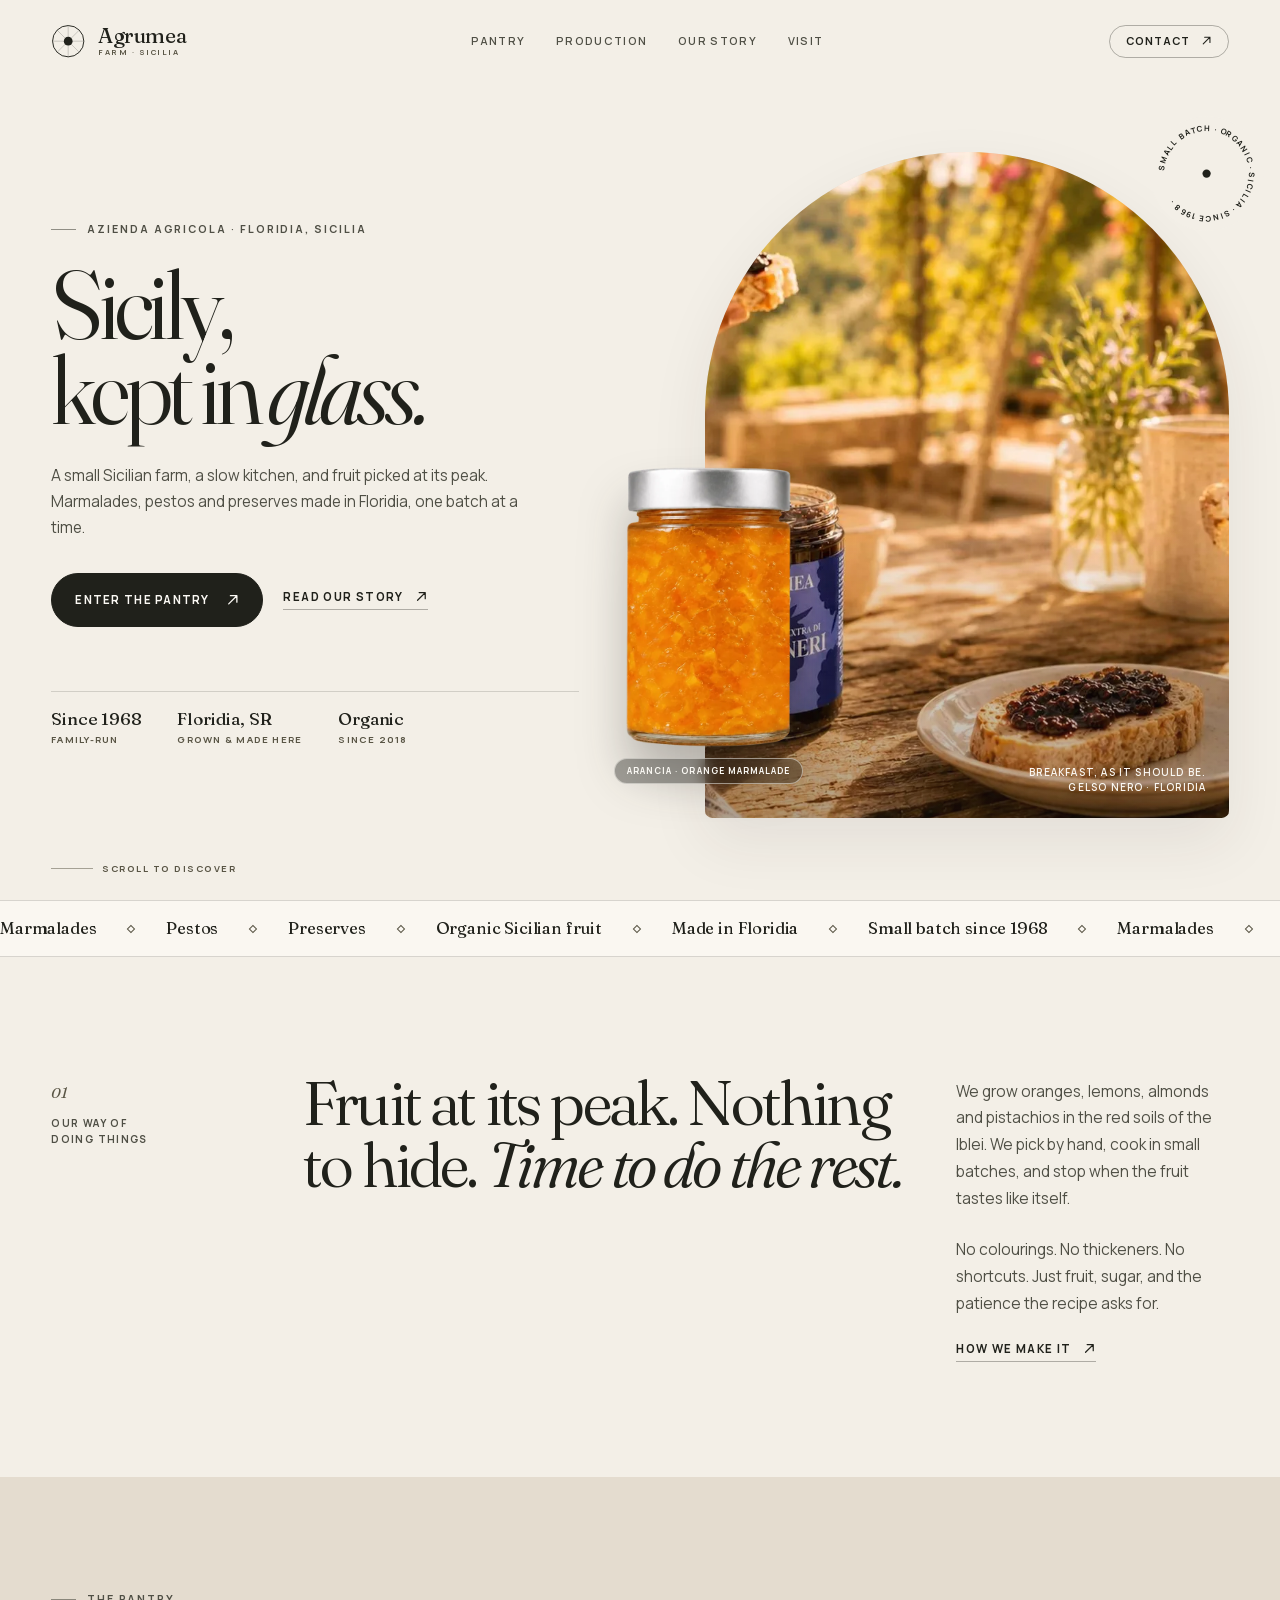
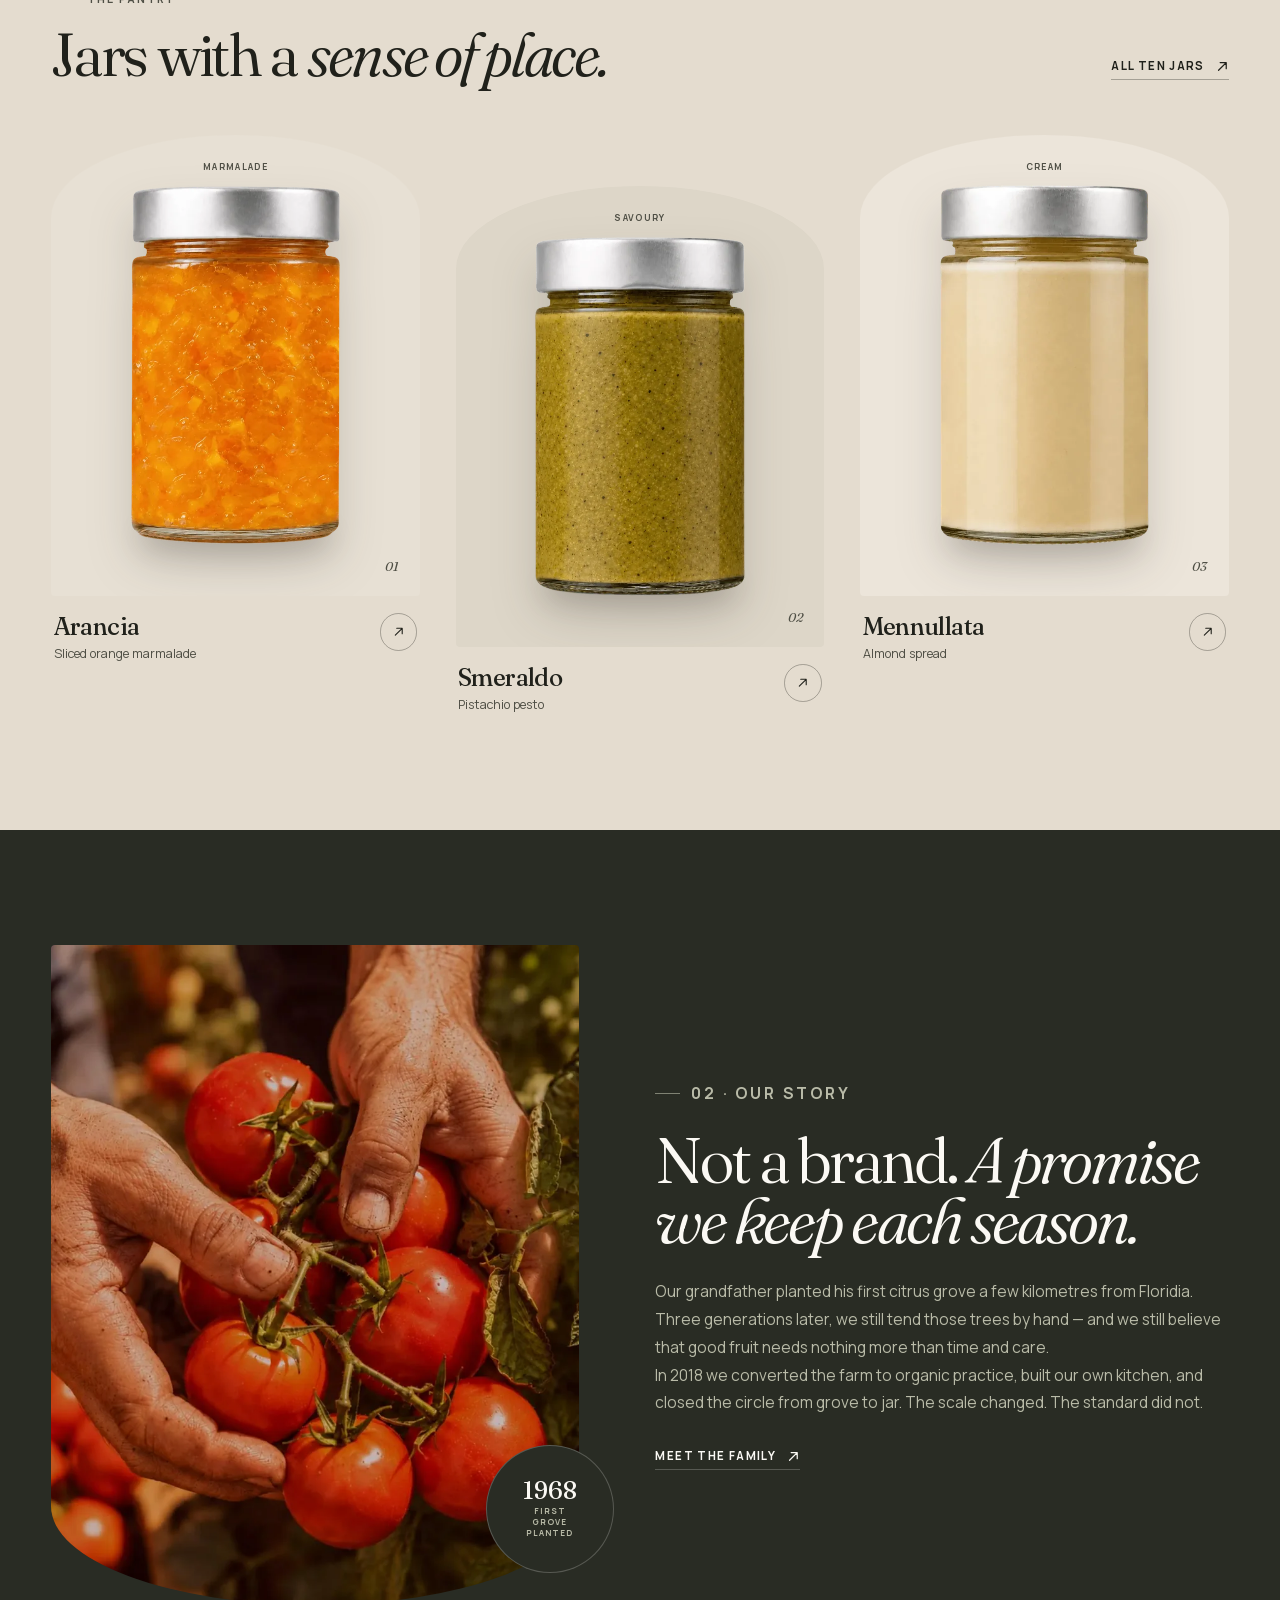
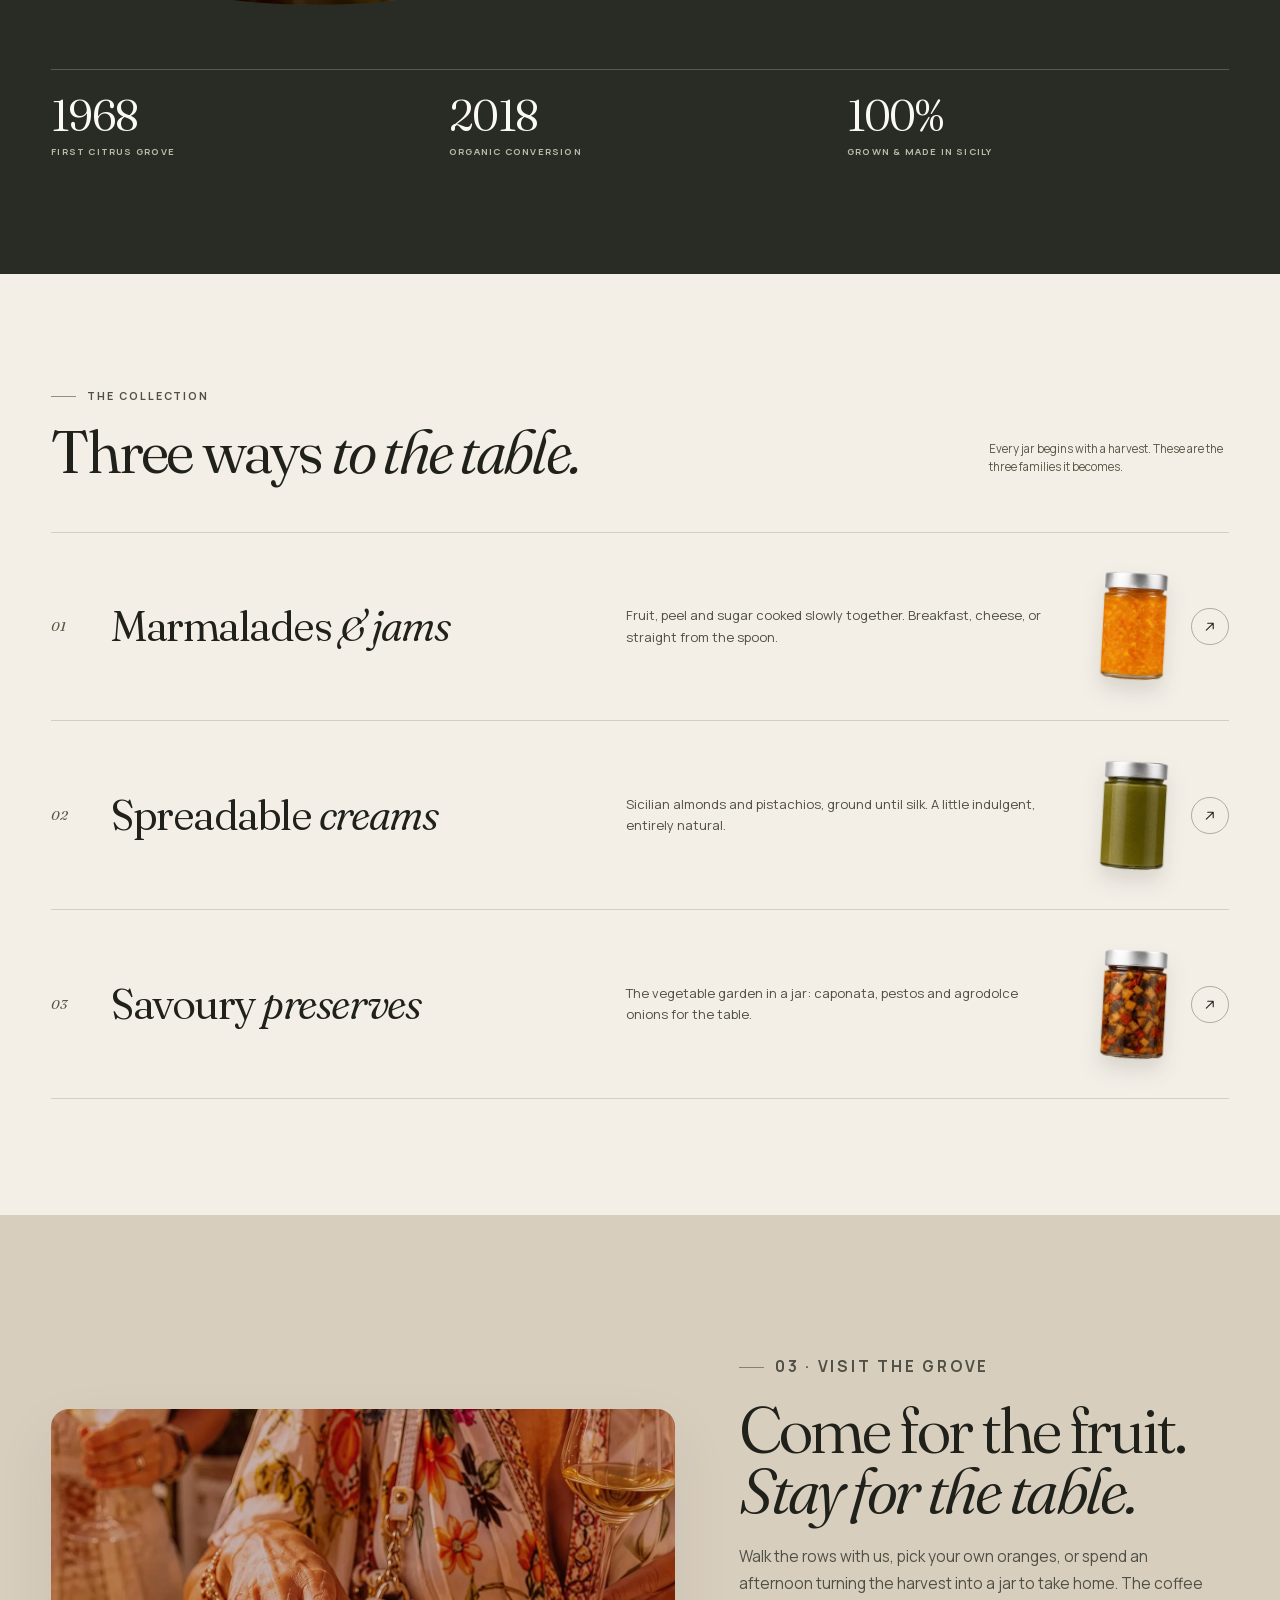
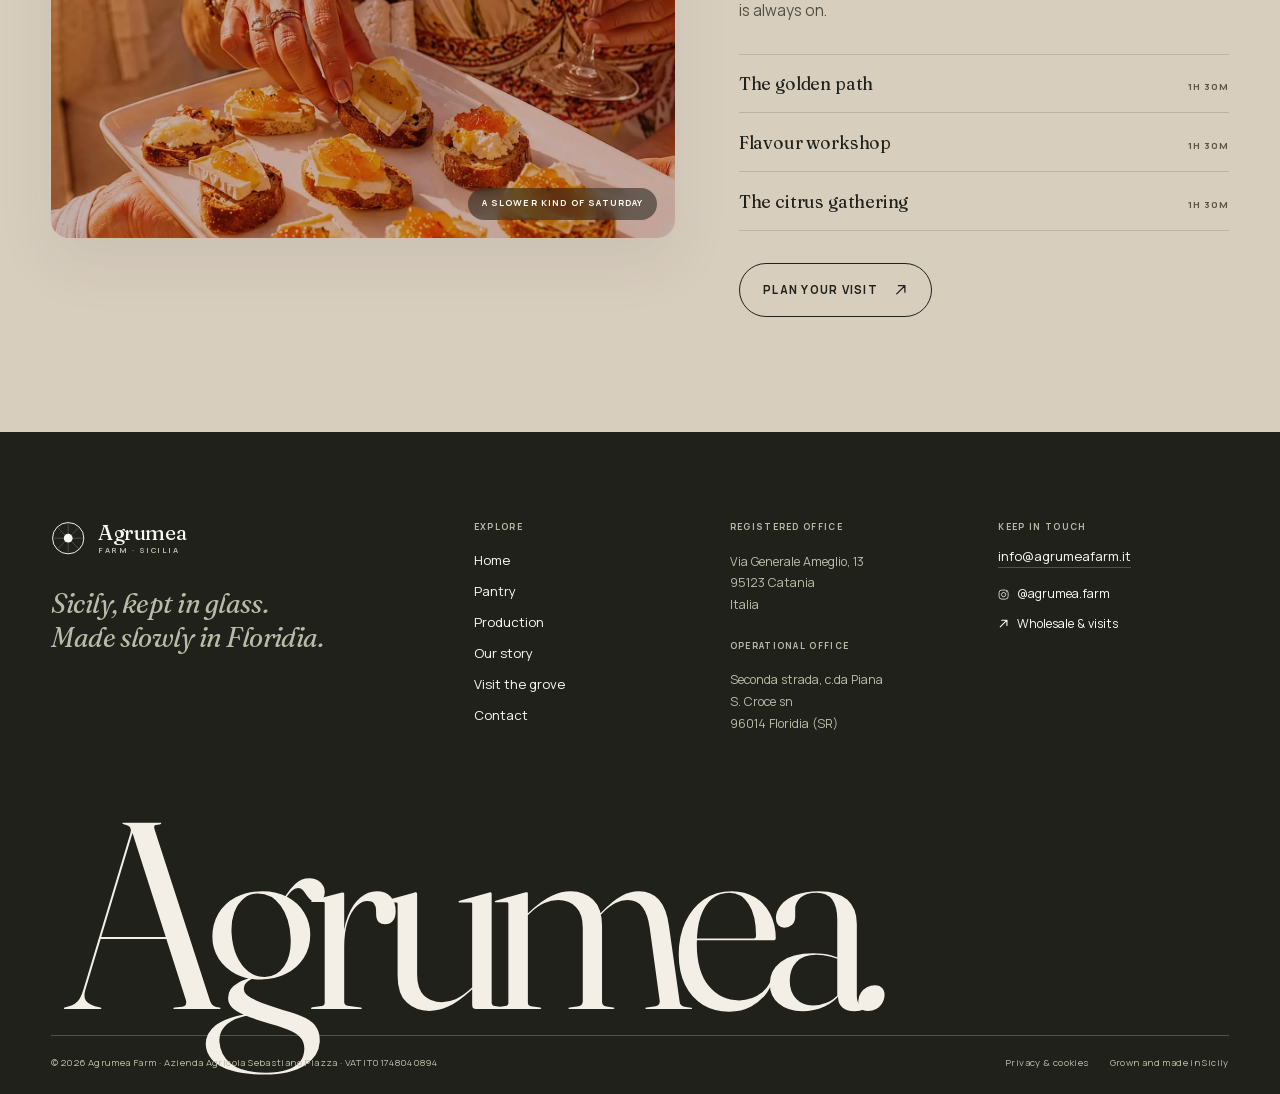
<file: index.html>
<!DOCTYPE html>
<html lang="en">
<head>
  <meta charset="UTF-8">
  <meta name="viewport" content="width=device-width, initial-scale=1">
  <title>Agrumea Farm | Sicilian marmalades, pestos & preserves</title>
  <meta name="description" content="A small Sicilian farm making organic marmalades, pestos and preserves in Floridia, one batch at a time. Sicily, kept in glass.">
  <meta name="theme-color" content="#f3efe7">
  <meta property="og:title" content="Agrumea Farm | Sicilian marmalades, pestos & preserves">
  <meta property="og:description" content="A small Sicilian farm making organic marmalades, pestos and preserves in Floridia, one batch at a time. Sicily, kept in glass.">
  <meta property="og:type" content="website">
  <meta property="og:image" content="assets/images/hero-table.webp">
  <meta name="format-detection" content="telephone=no">
  <link rel="icon" href="favicon.svg" type="image/svg+xml">
  <link rel="apple-touch-icon" href="assets/images/apple-touch-icon.png">
  <link rel="manifest" href="site.webmanifest">
  <link rel="preload" href="assets/fonts/fraunces-latin.woff2" as="font" type="font/woff2" crossorigin>
  <link rel="preload" href="assets/fonts/manrope-latin.woff2" as="font" type="font/woff2" crossorigin>
  <link rel="preload" as="image" href="assets/images/hero-table.webp" fetchpriority="high">
  <link rel="stylesheet" href="assets/css/style.css">
  <script>document.documentElement.classList.add("js");</script>
</head>
<body>
<a class="skip-link" href="#main">Skip to content</a>
<header class="site-header" data-header>
  <div class="container header-inner">
    <a class="brand" href="index.html" aria-label="Agrumea Farm — home">
  <svg class="brand__mark" viewBox="0 0 40 40" fill="none" aria-hidden="true" focusable="false">
    <circle cx="20" cy="20" r="18.2" stroke="currentColor" stroke-width="1.1"/>
    <path d="M20 1.8v36.4M1.8 20h36.4M7.15 7.15l25.7 25.7M32.85 7.15l-25.7 25.7" stroke="currentColor" stroke-width=".55" opacity=".42"/>
    <circle cx="20" cy="20" r="5.1" fill="currentColor"/>
  </svg>
  <span class="brand__type"><span class="brand__name">Agrumea</span><span class="brand__sub">Farm · Sicilia</span></span>
</a>
    <nav class="desktop-nav" aria-label="Primary">
      <a href="pantry.html">Pantry</a>
<a href="production.html">Production</a>
<a href="about.html">Our story</a>
<a href="visit.html">Visit</a>
    </nav>
    <div class="header-end">
      <a class="header-cta" href="contact.html">Contact <svg viewBox="0 0 12 12" fill="none" aria-hidden="true"><path d="M2.4 9.6 9.6 2.4M9.6 2.4H3.9M9.6 2.4v5.7" stroke="currentColor" stroke-width="1.15" stroke-linecap="round" stroke-linejoin="round"/></svg></a>
      <button class="menu-toggle" type="button" aria-expanded="false" aria-controls="site-menu" data-menu-toggle>
        <span class="menu-toggle__icon" aria-hidden="true"><span></span><span></span></span>
        <span class="menu-toggle__label menu-toggle__label--open">Menu</span>
        <span class="menu-toggle__label menu-toggle__label--close">Close</span>
      </button>
    </div>
  </div>
</header>
<div class="menu-panel" id="site-menu" role="dialog" aria-modal="true" aria-label="Site menu" aria-hidden="true" inert>
  <div class="menu-panel__inner">
    <div>
      <p class="menu-panel__label">Navigate</p>
      <nav class="menu-nav" aria-label="Site menu">
        <ul><li class="menu-nav__item"><a class="menu-nav__link" href="index.html" aria-current="page"><span class="menu-nav__num">01</span><span>Home</span></a></li>
<li class="menu-nav__item"><a class="menu-nav__link" href="pantry.html"><span class="menu-nav__num">02</span><span>Pantry</span></a></li>
<li class="menu-nav__item"><a class="menu-nav__link" href="production.html"><span class="menu-nav__num">03</span><span>Production</span></a></li>
<li class="menu-nav__item"><a class="menu-nav__link" href="about.html"><span class="menu-nav__num">04</span><span>Our story</span></a></li>
<li class="menu-nav__item"><a class="menu-nav__link" href="visit.html"><span class="menu-nav__num">05</span><span>Visit the grove</span></a></li>
<li class="menu-nav__item"><a class="menu-nav__link" href="contact.html"><span class="menu-nav__num">06</span><span>Contact</span></a></li></ul>
      </nav>
    </div>
    <div class="menu-panel__foot">
      <div>
        <p>Floridia, Sicilia</p>
        <p>Via Generale Ameglio 13, Catania</p>
      </div>
      <div class="menu-panel__meta">
        <a href="mailto:info@agrumeafarm.it">info@agrumeafarm.it</a>
        <a href="https://www.instagram.com/agrumea.farm/" target="_blank" rel="noopener noreferrer">Instagram</a>
        <a href="privacy.html">Privacy &amp; cookies</a>
      </div>
    </div>
  </div>
</div>
<main id="main">

<section class="hero" data-hero>
  <div class="hero-grid">
    <div class="hero-copy">
      <p class="eyebrow">Azienda Agricola · Floridia, Sicilia</p>
      <h1 class="hero-title"><span class="line">Sicily,</span><span class="line">kept in <em>glass.</em></span></h1>
      <p class="hero-sub">A small Sicilian farm, a slow kitchen, and fruit picked at its peak. Marmalades, pestos and preserves made in Floridia, one batch at a time.</p>
      <div class="button-row">
        <a class="btn" href="pantry.html">Enter the pantry <svg viewBox="0 0 12 12" fill="none" aria-hidden="true"><path d="M2.4 9.6 9.6 2.4M9.6 2.4H3.9M9.6 2.4v5.7" stroke="currentColor" stroke-width="1.15" stroke-linecap="round" stroke-linejoin="round"/></svg></a>
        <a class="link-arrow" href="about.html">Read our story <svg viewBox="0 0 12 12" fill="none" aria-hidden="true"><path d="M2.4 9.6 9.6 2.4M9.6 2.4H3.9M9.6 2.4v5.7" stroke="currentColor" stroke-width="1.15" stroke-linecap="round" stroke-linejoin="round"/></svg></a>
      </div>
      <div class="hero-meta" aria-label="Farm facts">
        <div class="hero-meta__item"><span class="hero-meta__value">Since 1968</span><span class="hero-meta__label">Family-run</span></div>
        <div class="hero-meta__item"><span class="hero-meta__value">Floridia, SR</span><span class="hero-meta__label">Grown &amp; made here</span></div>
        <div class="hero-meta__item"><span class="hero-meta__value">Organic</span><span class="hero-meta__label">Since 2018</span></div>
      </div>
    </div>
    <div class="hero-visual">
      <div class="hero-media">
        <img src="assets/images/hero-table.webp" width="1600" height="1000" alt="A breakfast table in the Sicilian countryside with black mulberry jam, warm bread and coffee" fetchpriority="high" decoding="async">
        <p class="hero-caption">Breakfast, as it should be.<br>Gelso nero · Floridia</p>
      </div>
      <a class="hero-jar" href="pantry.html#arancia" aria-label="Arancia — sliced orange marmalade">
        <img src="assets/images/orange-marmalade-420.webp" width="420" height="711" alt="A jar of Agrumea sliced orange marmalade">
        <span class="hero-jar__label">Arancia · Orange marmalade</span>
      </a>
      <svg class="hero-stamp" viewBox="0 0 120 120" aria-hidden="true" focusable="false">
        <defs><path id="hero-stamp-path" d="M60,60 m-44,0 a44,44 0 1,1 88,0 a44,44 0 1,1 -88,0"/></defs>
        <circle class="hero-stamp__disc" cx="60" cy="60" r="59.4"/>
        <text class="hero-stamp__text"><textPath href="#hero-stamp-path" startOffset="1%">Small batch · Organic · Sicilia · Since 1968 · </textPath></text>
        <circle class="hero-stamp__mark" cx="60" cy="60" r="4.3"/>
      </svg>
    </div>
  </div>
  <p class="hero-scroll">Scroll to discover</p>
</section>

<div class="marquee" aria-hidden="true">
  <div class="marquee__track">
    <div class="marquee__set">
      <span class="marquee__item">Marmalades</span><span class="marquee__item">Pestos</span><span class="marquee__item">Preserves</span><span class="marquee__item">Organic Sicilian fruit</span><span class="marquee__item">Made in Floridia</span><span class="marquee__item">Small batch since 1968</span>
    </div>
    <div class="marquee__set">
      <span class="marquee__item">Marmalades</span><span class="marquee__item">Pestos</span><span class="marquee__item">Preserves</span><span class="marquee__item">Organic Sicilian fruit</span><span class="marquee__item">Made in Floridia</span><span class="marquee__item">Small batch since 1968</span>
    </div>
  </div>
</div>

<section class="section">
  <div class="container intro-grid">
    <div class="section-kicker" data-reveal>
      <span class="section-kicker__num">01</span>
      <span class="section-kicker__text">Our way of doing things</span>
    </div>
    <h2 class="intro-title" data-reveal>Fruit at its peak. Nothing to hide. <em>Time to do the rest.</em></h2>
    <div class="intro-copy" data-reveal data-reveal-delay="1">
      <p>We grow oranges, lemons, almonds and pistachios in the red soils of the Iblei. We pick by hand, cook in small batches, and stop when the fruit tastes like itself.</p>
      <p>No colourings. No thickeners. No shortcuts. Just fruit, sugar, and the patience the recipe asks for.</p>
      <a class="link-arrow" href="production.html">How we make it <svg viewBox="0 0 12 12" fill="none" aria-hidden="true"><path d="M2.4 9.6 9.6 2.4M9.6 2.4H3.9M9.6 2.4v5.7" stroke="currentColor" stroke-width="1.15" stroke-linecap="round" stroke-linejoin="round"/></svg></a>
    </div>
  </div>
</section>

<section class="section featured">
  <div class="container">
    <div class="section-head" data-reveal>
      <div>
        <p class="eyebrow">The pantry</p>
        <h2 class="section-head__title">Jars with a <em>sense of place.</em></h2>
      </div>
      <div class="section-head__aside"><a class="link-arrow" href="pantry.html">All ten jars <svg viewBox="0 0 12 12" fill="none" aria-hidden="true"><path d="M2.4 9.6 9.6 2.4M9.6 2.4H3.9M9.6 2.4v5.7" stroke="currentColor" stroke-width="1.15" stroke-linecap="round" stroke-linejoin="round"/></svg></a></div>
    </div>
    <div class="featured-grid">
      <a class="product-card" href="pantry.html#arancia" data-reveal>
        <div class="product-card__media" style="--card-bg:#e7e0d4">
  <span class="product-card__cat">Marmalade</span>
  <img class="product-card__jar" src="assets/images/orange-marmalade-420.webp" srcset="assets/images/orange-marmalade-420.webp 420w, assets/images/orange-marmalade.webp 650w" sizes="(max-width:720px) 70vw, (max-width:1024px) 40vw, 24vw" width="650" height="1100" alt="A jar of Agrumea sliced orange marmalade" loading="lazy" decoding="async">
  <span class="product-card__index">01</span>
</div>
        <div class="product-card__body">
          <div><h3 class="product-card__name">Arancia</h3><p class="product-card__desc">Sliced orange marmalade</p></div>
          <span class="card-arrow" aria-hidden="true"><svg viewBox="0 0 12 12" fill="none" aria-hidden="true"><path d="M2.4 9.6 9.6 2.4M9.6 2.4H3.9M9.6 2.4v5.7" stroke="currentColor" stroke-width="1.15" stroke-linecap="round" stroke-linejoin="round"/></svg></span>
        </div>
      </a>
      <a class="product-card" href="pantry.html#smeraldo" data-reveal data-reveal-delay="1">
        <div class="product-card__media" style="--card-bg:#ddd6c8">
  <span class="product-card__cat">Savoury</span>
  <img class="product-card__jar" src="assets/images/green-pesto-420.webp" srcset="assets/images/green-pesto-420.webp 420w, assets/images/green-pesto.webp 650w" sizes="(max-width:720px) 70vw, (max-width:1024px) 40vw, 24vw" width="650" height="1100" alt="A jar of Agrumea pistachio pesto" loading="lazy" decoding="async">
  <span class="product-card__index">02</span>
</div>
        <div class="product-card__body">
          <div><h3 class="product-card__name">Smeraldo</h3><p class="product-card__desc">Pistachio pesto</p></div>
          <span class="card-arrow" aria-hidden="true"><svg viewBox="0 0 12 12" fill="none" aria-hidden="true"><path d="M2.4 9.6 9.6 2.4M9.6 2.4H3.9M9.6 2.4v5.7" stroke="currentColor" stroke-width="1.15" stroke-linecap="round" stroke-linejoin="round"/></svg></span>
        </div>
      </a>
      <a class="product-card" href="pantry.html#mennullata" data-reveal data-reveal-delay="2">
        <div class="product-card__media" style="--card-bg:#ece5da">
  <span class="product-card__cat">Cream</span>
  <img class="product-card__jar" src="assets/images/almond-spread-420.webp" srcset="assets/images/almond-spread-420.webp 420w, assets/images/almond-spread.webp 650w" sizes="(max-width:720px) 70vw, (max-width:1024px) 40vw, 24vw" width="650" height="1100" alt="A jar of Agrumea almond spread" loading="lazy" decoding="async">
  <span class="product-card__index">03</span>
</div>
        <div class="product-card__body">
          <div><h3 class="product-card__name">Mennullata</h3><p class="product-card__desc">Almond spread</p></div>
          <span class="card-arrow" aria-hidden="true"><svg viewBox="0 0 12 12" fill="none" aria-hidden="true"><path d="M2.4 9.6 9.6 2.4M9.6 2.4H3.9M9.6 2.4v5.7" stroke="currentColor" stroke-width="1.15" stroke-linecap="round" stroke-linejoin="round"/></svg></span>
        </div>
      </a>
    </div>
  </div>
</section>

<section class="section story dark-section">
  <div class="container">
    <div class="story-grid">
      <div class="story-media" data-reveal>
        <div class="story-media__frame">
          <img src="assets/images/story-hands.webp" width="1400" height="1050" alt="Hands harvesting ripe tomatoes in the family garden" loading="lazy" decoding="async">
        </div>
        <div class="story-badge"><strong>1968</strong><span>First grove planted</span></div>
      </div>
      <div class="story-copy" data-reveal data-reveal-delay="1">
        <p class="eyebrow">02 · Our story</p>
        <h2 class="display display--md">Not a brand. <em>A promise we keep each season.</em></h2>
        <p>Our grandfather planted his first citrus grove a few kilometres from Floridia. Three generations later, we still tend those trees by hand — and we still believe that good fruit needs nothing more than time and care.</p>
        <p>In 2018 we converted the farm to organic practice, built our own kitchen, and closed the circle from grove to jar. The scale changed. The standard did not.</p>
        <a class="link-arrow" href="about.html">Meet the family <svg viewBox="0 0 12 12" fill="none" aria-hidden="true"><path d="M2.4 9.6 9.6 2.4M9.6 2.4H3.9M9.6 2.4v5.7" stroke="currentColor" stroke-width="1.15" stroke-linecap="round" stroke-linejoin="round"/></svg></a>
      </div>
    </div>
    <div class="story-stats" data-reveal>
      <div><p class="story-stats__value">1968</p><p class="story-stats__label">First citrus grove</p></div>
      <div><p class="story-stats__value">2018</p><p class="story-stats__label">Organic conversion</p></div>
      <div><p class="story-stats__value">100%</p><p class="story-stats__label">Grown &amp; made in Sicily</p></div>
    </div>
  </div>
</section>

<section class="section">
  <div class="container">
    <div class="section-head" data-reveal>
      <div>
        <p class="eyebrow">The collection</p>
        <h2 class="section-head__title">Three ways <em>to the table.</em></h2>
      </div>
      <div class="section-head__aside"><p class="muted" style="font-size:.72rem;max-width:15rem;line-height:1.6;">Every jar begins with a harvest. These are the three families it becomes.</p></div>
    </div>
    <div class="category-list">
      <a class="category-row" href="pantry.html#jams" data-reveal>
        <span class="category-row__num">01</span>
        <h3 class="category-row__title">Marmalades <em>&amp; jams</em></h3>
        <p class="category-row__desc">Fruit, peel and sugar cooked slowly together. Breakfast, cheese, or straight from the spoon.</p>
        <div class="category-row__end"><img class="category-row__jar" src="assets/images/orange-marmalade-420.webp" width="420" height="711" alt="" loading="lazy" decoding="async"><span class="card-arrow" aria-hidden="true"><svg viewBox="0 0 12 12" fill="none" aria-hidden="true"><path d="M2.4 9.6 9.6 2.4M9.6 2.4H3.9M9.6 2.4v5.7" stroke="currentColor" stroke-width="1.15" stroke-linecap="round" stroke-linejoin="round"/></svg></span></div>
      </a>
      <a class="category-row" href="pantry.html#creams" data-reveal>
        <span class="category-row__num">02</span>
        <h3 class="category-row__title">Spreadable <em>creams</em></h3>
        <p class="category-row__desc">Sicilian almonds and pistachios, ground until silk. A little indulgent, entirely natural.</p>
        <div class="category-row__end"><img class="category-row__jar" src="assets/images/pistachio-cream-420.webp" width="420" height="714" alt="" loading="lazy" decoding="async"><span class="card-arrow" aria-hidden="true"><svg viewBox="0 0 12 12" fill="none" aria-hidden="true"><path d="M2.4 9.6 9.6 2.4M9.6 2.4H3.9M9.6 2.4v5.7" stroke="currentColor" stroke-width="1.15" stroke-linecap="round" stroke-linejoin="round"/></svg></span></div>
      </a>
      <a class="category-row" href="pantry.html#savoury" data-reveal>
        <span class="category-row__num">03</span>
        <h3 class="category-row__title">Savoury <em>preserves</em></h3>
        <p class="category-row__desc">The vegetable garden in a jar: caponata, pestos and agrodolce onions for the table.</p>
        <div class="category-row__end"><img class="category-row__jar" src="assets/images/caponata-420.webp" width="420" height="713" alt="" loading="lazy" decoding="async"><span class="card-arrow" aria-hidden="true"><svg viewBox="0 0 12 12" fill="none" aria-hidden="true"><path d="M2.4 9.6 9.6 2.4M9.6 2.4H3.9M9.6 2.4v5.7" stroke="currentColor" stroke-width="1.15" stroke-linecap="round" stroke-linejoin="round"/></svg></span></div>
      </a>
    </div>
  </div>
</section>

<section class="section visit-teaser">
  <div class="container visit-grid">
    <div class="visit-media" data-reveal>
      <div class="visit-media__frame">
        <img src="assets/images/visit-table.webp" width="1400" height="1050" alt="A tray of crostini topped with preserves and cheese being served at a gathering" loading="lazy" decoding="async">
      </div>
      <span class="visit-media__note">A slower kind of Saturday</span>
    </div>
    <div class="visit-copy" data-reveal data-reveal-delay="1">
      <p class="eyebrow">03 · Visit the grove</p>
      <h2 class="display display--md">Come for the fruit. <em>Stay for the table.</em></h2>
      <p>Walk the rows with us, pick your own oranges, or spend an afternoon turning the harvest into a jar to take home. The coffee is always on.</p>
      <div class="visit-list">
        <a href="visit.html#golden-path"><span>The golden path</span><span>1h 30m</span></a>
        <a href="visit.html#flavour-workshop"><span>Flavour workshop</span><span>1h 30m</span></a>
        <a href="visit.html#citrus-gathering"><span>The citrus gathering</span><span>1h 30m</span></a>
      </div>
      <a class="btn btn--outline" href="visit.html">Plan your visit <svg viewBox="0 0 12 12" fill="none" aria-hidden="true"><path d="M2.4 9.6 9.6 2.4M9.6 2.4H3.9M9.6 2.4v5.7" stroke="currentColor" stroke-width="1.15" stroke-linecap="round" stroke-linejoin="round"/></svg></a>
    </div>
  </div>
</section>

</main>
<footer class="site-footer">
  <div class="container">
    <div class="footer-grid">
      <div class="footer-brand">
        <a class="brand" href="index.html" aria-label="Agrumea Farm — home">
  <svg class="brand__mark" viewBox="0 0 40 40" fill="none" aria-hidden="true" focusable="false">
    <circle cx="20" cy="20" r="18.2" stroke="currentColor" stroke-width="1.1"/>
    <path d="M20 1.8v36.4M1.8 20h36.4M7.15 7.15l25.7 25.7M32.85 7.15l-25.7 25.7" stroke="currentColor" stroke-width=".55" opacity=".42"/>
    <circle cx="20" cy="20" r="5.1" fill="currentColor"/>
  </svg>
  <span class="brand__type"><span class="brand__name">Agrumea</span><span class="brand__sub">Farm · Sicilia</span></span>
</a>
        <p class="footer-tagline">Sicily, kept in glass.<br>Made slowly in Floridia.</p>
      </div>
      <div>
        <p class="footer-label">Explore</p>
        <nav class="footer-nav" aria-label="Footer">
          <a href="index.html">Home</a>
<a href="pantry.html">Pantry</a>
<a href="production.html">Production</a>
<a href="about.html">Our story</a>
<a href="visit.html">Visit the grove</a>
<a href="contact.html">Contact</a>
        </nav>
      </div>
      <div>
        <p class="footer-label">Registered office</p>
        <p class="footer-address">Via Generale Ameglio, 13<br>95123 Catania<br>Italia</p>
        <span class="footer-label">Operational office</span>
        <p class="footer-address">Seconda strada, c.da Piana<br>S. Croce sn<br>96014 Floridia (SR)</p>
      </div>
      <div class="footer-contact">
        <p class="footer-label">Keep in touch</p>
        <a class="footer-mail" href="mailto:info@agrumeafarm.it">info@agrumeafarm.it</a>
        <div class="footer-social">
          <a href="https://www.instagram.com/agrumea.farm/" target="_blank" rel="noopener noreferrer"><svg viewBox="0 0 16 16" fill="none" aria-hidden="true"><rect x="1.5" y="1.5" width="13" height="13" rx="4" stroke="currentColor" stroke-width="1.1"/><circle cx="8" cy="8" r="3" stroke="currentColor" stroke-width="1.1"/><circle cx="12" cy="4" r=".8" fill="currentColor"/></svg> @agrumea.farm</a>
          <a href="contact.html"><svg viewBox="0 0 12 12" fill="none" aria-hidden="true"><path d="M2.4 9.6 9.6 2.4M9.6 2.4H3.9M9.6 2.4v5.7" stroke="currentColor" stroke-width="1.15" stroke-linecap="round" stroke-linejoin="round"/></svg> Wholesale &amp; visits</a>
        </div>
      </div>
    </div>
    <p class="footer-wordmark" aria-hidden="true">Agrumea<em>.</em></p>
    <div class="footer-bottom">
      <p>© 2026 Agrumea Farm · Azienda Agricola Sebastiano Piazza · VAT IT01748040894</p>
      <div class="footer-legal">
        <a href="privacy.html">Privacy &amp; cookies</a>
        <span>Grown and made in Sicily</span>
      </div>
    </div>
  </div>
</footer>
<script src="assets/js/main.js" defer></script>
</body>
</html>
</file>
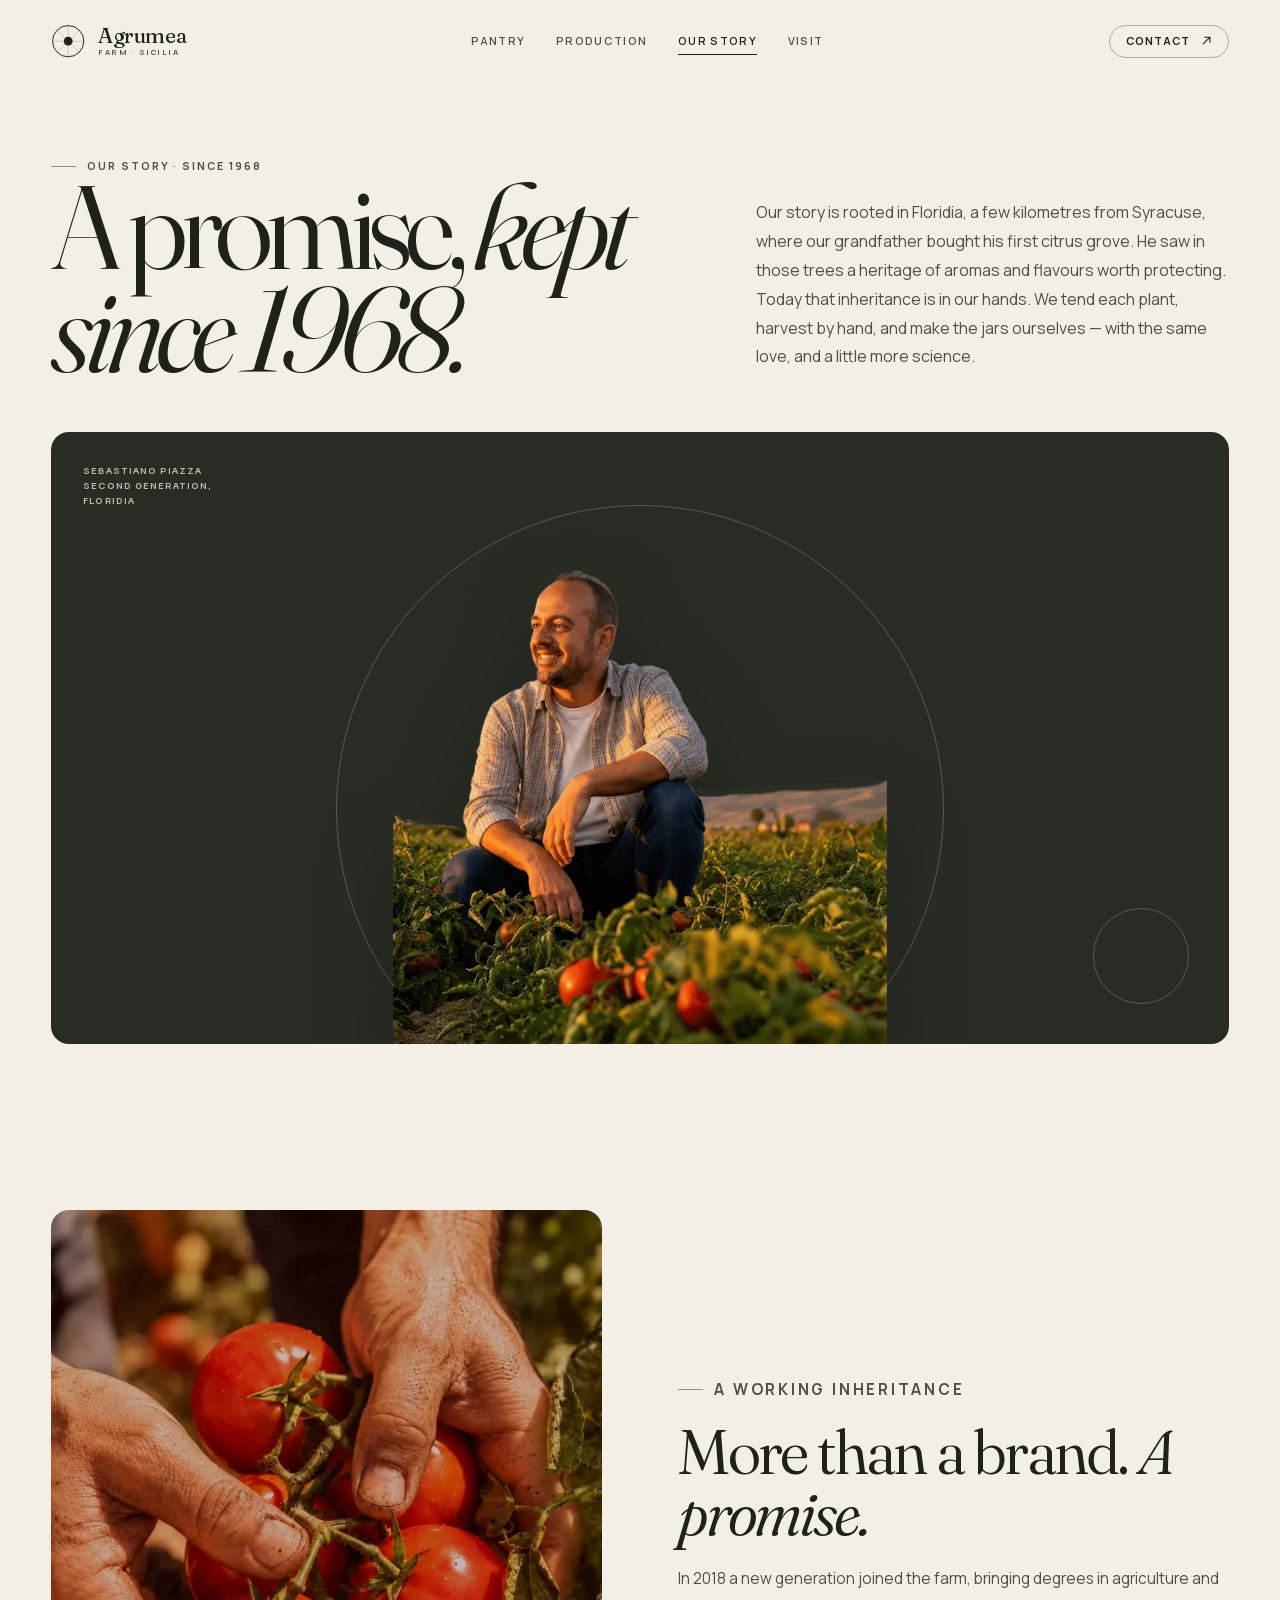
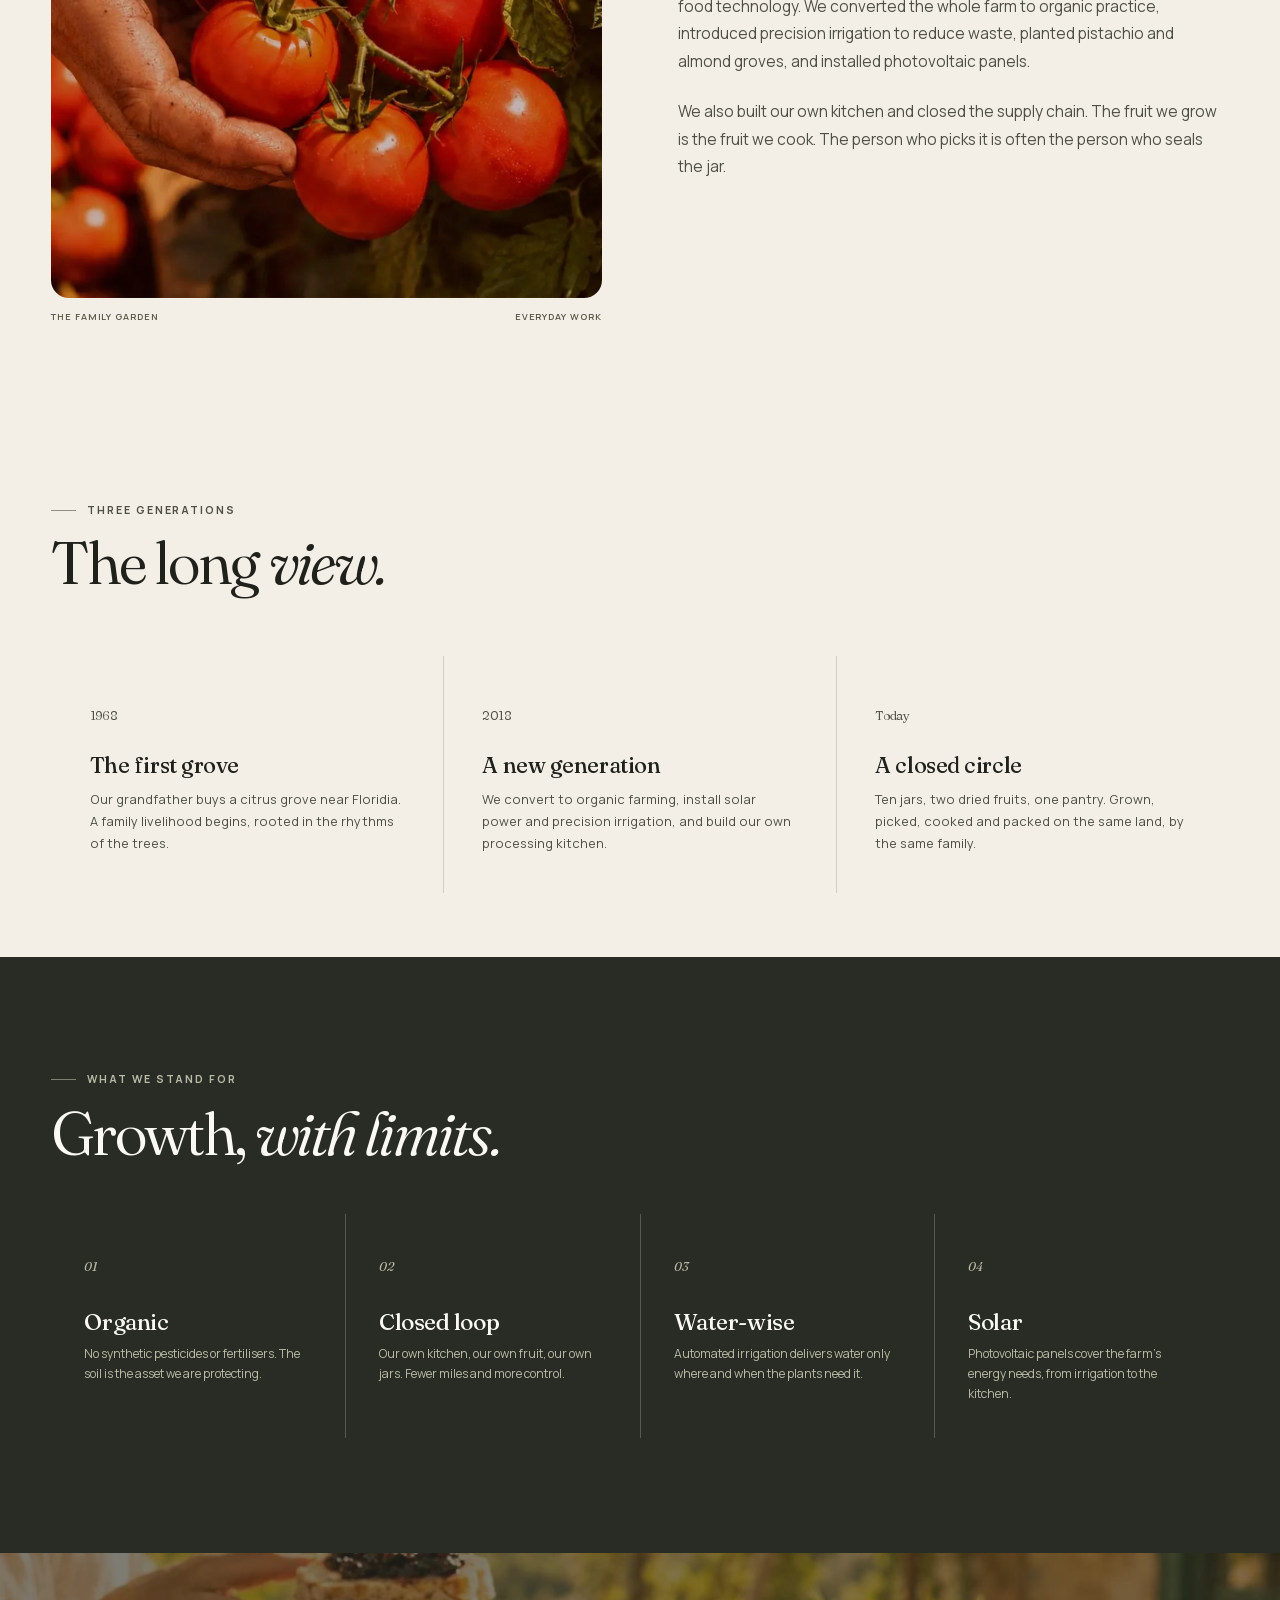
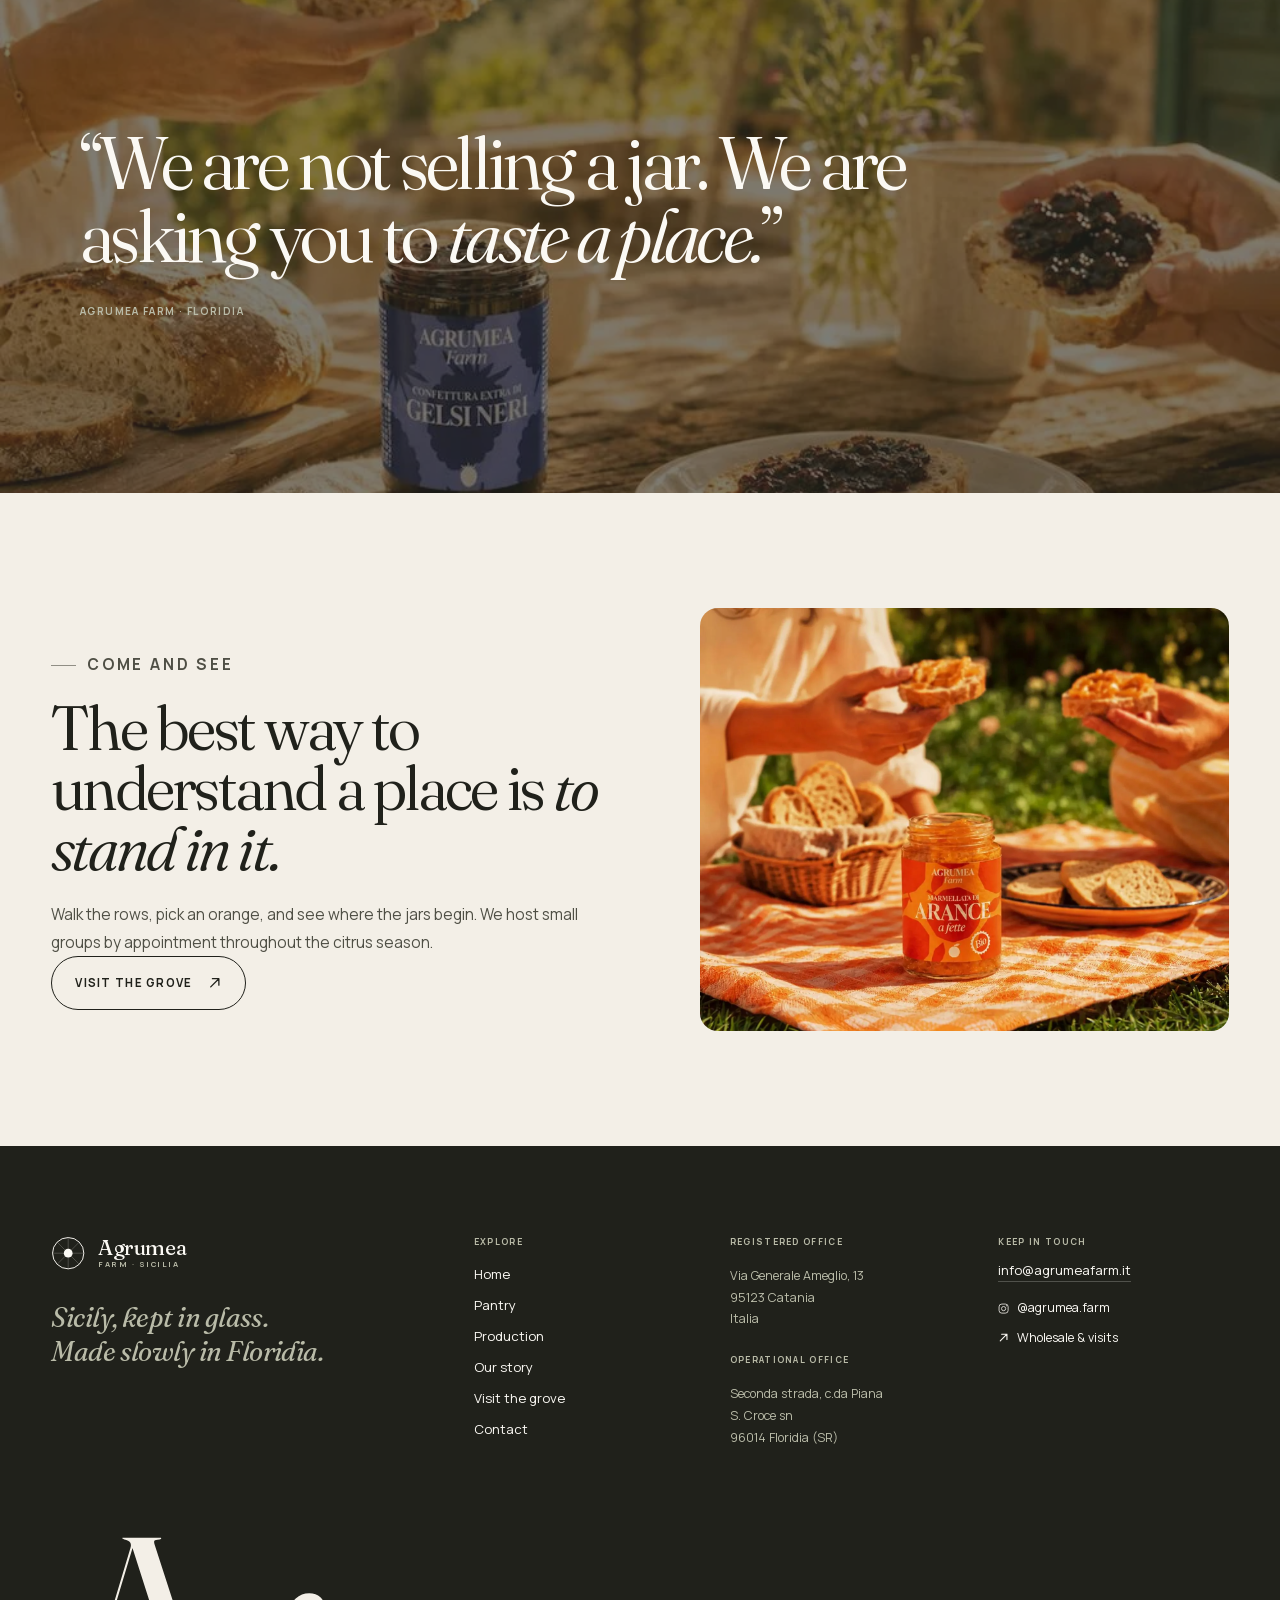
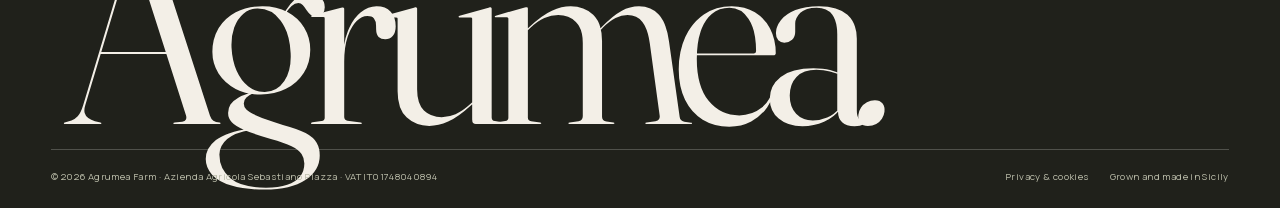
<file: about.html>
<!DOCTYPE html>
<html lang="en">
<head>
  <meta charset="UTF-8">
  <meta name="viewport" content="width=device-width, initial-scale=1">
  <title>Our story | Agrumea Farm</title>
  <meta name="description" content="Three generations, one grove. The story of Agrumea Farm in Floridia, from our grandfather's first citrus trees to a closed-loop organic farm.">
  <meta name="theme-color" content="#f3efe7">
  <meta property="og:title" content="Our story | Agrumea Farm">
  <meta property="og:description" content="Three generations, one grove. The story of Agrumea Farm in Floridia, from our grandfather's first citrus trees to a closed-loop organic farm.">
  <meta property="og:type" content="website">
  <meta property="og:image" content="assets/images/hero-table.webp">
  <meta name="format-detection" content="telephone=no">
  <link rel="icon" href="favicon.svg" type="image/svg+xml">
  <link rel="apple-touch-icon" href="assets/images/apple-touch-icon.png">
  <link rel="manifest" href="site.webmanifest">
  <link rel="preload" href="assets/fonts/fraunces-latin.woff2" as="font" type="font/woff2" crossorigin>
  <link rel="preload" href="assets/fonts/manrope-latin.woff2" as="font" type="font/woff2" crossorigin>
  <link rel="preload" as="image" href="assets/images/farmer-portrait.webp" fetchpriority="high">
  <link rel="stylesheet" href="assets/css/style.css">
  <script>document.documentElement.classList.add("js");</script>
</head>
<body>
<a class="skip-link" href="#main">Skip to content</a>
<header class="site-header" data-header>
  <div class="container header-inner">
    <a class="brand" href="index.html" aria-label="Agrumea Farm — home">
  <svg class="brand__mark" viewBox="0 0 40 40" fill="none" aria-hidden="true" focusable="false">
    <circle cx="20" cy="20" r="18.2" stroke="currentColor" stroke-width="1.1"/>
    <path d="M20 1.8v36.4M1.8 20h36.4M7.15 7.15l25.7 25.7M32.85 7.15l-25.7 25.7" stroke="currentColor" stroke-width=".55" opacity=".42"/>
    <circle cx="20" cy="20" r="5.1" fill="currentColor"/>
  </svg>
  <span class="brand__type"><span class="brand__name">Agrumea</span><span class="brand__sub">Farm · Sicilia</span></span>
</a>
    <nav class="desktop-nav" aria-label="Primary">
      <a href="pantry.html">Pantry</a>
<a href="production.html">Production</a>
<a href="about.html" aria-current="page">Our story</a>
<a href="visit.html">Visit</a>
    </nav>
    <div class="header-end">
      <a class="header-cta" href="contact.html">Contact <svg viewBox="0 0 12 12" fill="none" aria-hidden="true"><path d="M2.4 9.6 9.6 2.4M9.6 2.4H3.9M9.6 2.4v5.7" stroke="currentColor" stroke-width="1.15" stroke-linecap="round" stroke-linejoin="round"/></svg></a>
      <button class="menu-toggle" type="button" aria-expanded="false" aria-controls="site-menu" data-menu-toggle>
        <span class="menu-toggle__icon" aria-hidden="true"><span></span><span></span></span>
        <span class="menu-toggle__label menu-toggle__label--open">Menu</span>
        <span class="menu-toggle__label menu-toggle__label--close">Close</span>
      </button>
    </div>
  </div>
</header>
<div class="menu-panel" id="site-menu" role="dialog" aria-modal="true" aria-label="Site menu" aria-hidden="true" inert>
  <div class="menu-panel__inner">
    <div>
      <p class="menu-panel__label">Navigate</p>
      <nav class="menu-nav" aria-label="Site menu">
        <ul><li class="menu-nav__item"><a class="menu-nav__link" href="index.html"><span class="menu-nav__num">01</span><span>Home</span></a></li>
<li class="menu-nav__item"><a class="menu-nav__link" href="pantry.html"><span class="menu-nav__num">02</span><span>Pantry</span></a></li>
<li class="menu-nav__item"><a class="menu-nav__link" href="production.html"><span class="menu-nav__num">03</span><span>Production</span></a></li>
<li class="menu-nav__item"><a class="menu-nav__link" href="about.html" aria-current="page"><span class="menu-nav__num">04</span><span>Our story</span></a></li>
<li class="menu-nav__item"><a class="menu-nav__link" href="visit.html"><span class="menu-nav__num">05</span><span>Visit the grove</span></a></li>
<li class="menu-nav__item"><a class="menu-nav__link" href="contact.html"><span class="menu-nav__num">06</span><span>Contact</span></a></li></ul>
      </nav>
    </div>
    <div class="menu-panel__foot">
      <div>
        <p>Floridia, Sicilia</p>
        <p>Via Generale Ameglio 13, Catania</p>
      </div>
      <div class="menu-panel__meta">
        <a href="mailto:info@agrumeafarm.it">info@agrumeafarm.it</a>
        <a href="https://www.instagram.com/agrumea.farm/" target="_blank" rel="noopener noreferrer">Instagram</a>
        <a href="privacy.html">Privacy &amp; cookies</a>
      </div>
    </div>
  </div>
</div>
<main id="main">

<section class="about-hero">
  <div class="container">
    <div class="about-hero__grid">
      <div>
        <p class="eyebrow">Our story · Since 1968</p>
        <h1 class="about-hero__title">A promise, <em>kept since 1968.</em></h1>
      </div>
      <div class="about-hero__copy">
        <p>Our story is rooted in Floridia, a few kilometres from Syracuse, where our grandfather bought his first citrus grove. He saw in those trees a heritage of aromas and flavours worth protecting.</p>
        <p>Today that inheritance is in our hands. We tend each plant, harvest by hand, and make the jars ourselves — with the same love, and a little more science.</p>
      </div>
    </div>
    <div class="about-portrait" data-reveal>
      <span class="about-portrait__caption">Sebastiano Piazza<br>Second generation, Floridia</span>
      <img src="assets/images/farmer-portrait.webp" width="560" height="694" alt="Sebastiano Piazza kneeling among the tomato plants at the family farm" loading="eager" decoding="async">
    </div>
  </div>
</section>

<section class="section">
  <div class="container split">
    <div class="split__media" data-reveal>
      <div class="split__frame">
        <img src="assets/images/story-hands.webp" width="1400" height="1050" alt="Weathered hands picking ripe tomatoes from the vine" loading="lazy" decoding="async">
      </div>
      <div class="split__caption"><span>The family garden</span><span>Everyday work</span></div>
    </div>
    <div class="split__copy" data-reveal data-reveal-delay="1">
      <p class="eyebrow">A working inheritance</p>
      <h2>More than a brand. <em>A promise.</em></h2>
      <p>In 2018 a new generation joined the farm, bringing degrees in agriculture and food technology. We converted the whole farm to organic practice, introduced precision irrigation to reduce waste, planted pistachio and almond groves, and installed photovoltaic panels.</p>
      <p>We also built our own kitchen and closed the supply chain. The fruit we grow is the fruit we cook. The person who picks it is often the person who seals the jar.</p>
    </div>
  </div>
</section>

<section class="section section--tight">
  <div class="container">
    <p class="eyebrow" data-reveal>Three generations</p>
    <h2 class="section-head__title" style="margin-top:1rem;" data-reveal>The long <em>view.</em></h2>
    <div class="timeline">
      <article class="timeline__item" data-reveal><p class="timeline__year">1968</p><h3>The first grove</h3><p>Our grandfather buys a citrus grove near Floridia. A family livelihood begins, rooted in the rhythms of the trees.</p></article>
      <article class="timeline__item" data-reveal data-reveal-delay="1"><p class="timeline__year">2018</p><h3>A new generation</h3><p>We convert to organic farming, install solar power and precision irrigation, and build our own processing kitchen.</p></article>
      <article class="timeline__item" data-reveal data-reveal-delay="2"><p class="timeline__year">Today</p><h3>A closed circle</h3><p>Ten jars, two dried fruits, one pantry. Grown, picked, cooked and packed on the same land, by the same family.</p></article>
    </div>
  </div>
</section>

<section class="section dark-section">
  <div class="container">
    <div class="section-head" data-reveal>
      <div>
        <p class="eyebrow">What we stand for</p>
        <h2 class="section-head__title" style="color:var(--cream);">Growth, <em>with limits.</em></h2>
      </div>
    </div>
    <div class="values-grid">
      <article class="value-card"><p class="value-card__num">01</p><h3>Organic</h3><p>No synthetic pesticides or fertilisers. The soil is the asset we are protecting.</p></article>
      <article class="value-card"><p class="value-card__num">02</p><h3>Closed loop</h3><p>Our own kitchen, our own fruit, our own jars. Fewer miles and more control.</p></article>
      <article class="value-card"><p class="value-card__num">03</p><h3>Water-wise</h3><p>Automated irrigation delivers water only where and when the plants need it.</p></article>
      <article class="value-card"><p class="value-card__num">04</p><h3>Solar</h3><p>Photovoltaic panels cover the farm's energy needs, from irrigation to the kitchen.</p></article>
    </div>
  </div>
</section>

<section class="quote-band">
  <div class="quote-band__media"><img src="assets/images/gelso-table.webp" width="1000" height="625" alt="A table set outdoors with bread, jam and coffee" loading="lazy" decoding="async"></div>
  <div class="quote-band__inner" data-reveal>
    <blockquote>“We are not selling a jar. We are asking you to <em>taste a place.</em>”</blockquote>
    <cite>Agrumea Farm · Floridia</cite>
  </div>
</section>

<section class="section">
  <div class="container split split--media-right">
    <div class="split__copy" data-reveal>
      <p class="eyebrow">Come and see</p>
      <h2>The best way to understand a place is <em>to stand in it.</em></h2>
      <p>Walk the rows, pick an orange, and see where the jars begin. We host small groups by appointment throughout the citrus season.</p>
      <a class="btn btn--outline" href="visit.html">Visit the grove <svg viewBox="0 0 12 12" fill="none" aria-hidden="true"><path d="M2.4 9.6 9.6 2.4M9.6 2.4H3.9M9.6 2.4v5.7" stroke="currentColor" stroke-width="1.15" stroke-linecap="round" stroke-linejoin="round"/></svg></a>
    </div>
    <div class="split__media" data-reveal data-reveal-delay="1">
      <div class="split__frame split__frame--wide">
        <img src="assets/images/picnic.webp" width="1600" height="1551" alt="A picnic of bread, jam and oranges on a checkered cloth in the grove" loading="lazy" decoding="async">
      </div>
    </div>
  </div>
</section>

</main>
<footer class="site-footer">
  <div class="container">
    <div class="footer-grid">
      <div class="footer-brand">
        <a class="brand" href="index.html" aria-label="Agrumea Farm — home">
  <svg class="brand__mark" viewBox="0 0 40 40" fill="none" aria-hidden="true" focusable="false">
    <circle cx="20" cy="20" r="18.2" stroke="currentColor" stroke-width="1.1"/>
    <path d="M20 1.8v36.4M1.8 20h36.4M7.15 7.15l25.7 25.7M32.85 7.15l-25.7 25.7" stroke="currentColor" stroke-width=".55" opacity=".42"/>
    <circle cx="20" cy="20" r="5.1" fill="currentColor"/>
  </svg>
  <span class="brand__type"><span class="brand__name">Agrumea</span><span class="brand__sub">Farm · Sicilia</span></span>
</a>
        <p class="footer-tagline">Sicily, kept in glass.<br>Made slowly in Floridia.</p>
      </div>
      <div>
        <p class="footer-label">Explore</p>
        <nav class="footer-nav" aria-label="Footer">
          <a href="index.html">Home</a>
<a href="pantry.html">Pantry</a>
<a href="production.html">Production</a>
<a href="about.html">Our story</a>
<a href="visit.html">Visit the grove</a>
<a href="contact.html">Contact</a>
        </nav>
      </div>
      <div>
        <p class="footer-label">Registered office</p>
        <p class="footer-address">Via Generale Ameglio, 13<br>95123 Catania<br>Italia</p>
        <span class="footer-label">Operational office</span>
        <p class="footer-address">Seconda strada, c.da Piana<br>S. Croce sn<br>96014 Floridia (SR)</p>
      </div>
      <div class="footer-contact">
        <p class="footer-label">Keep in touch</p>
        <a class="footer-mail" href="mailto:info@agrumeafarm.it">info@agrumeafarm.it</a>
        <div class="footer-social">
          <a href="https://www.instagram.com/agrumea.farm/" target="_blank" rel="noopener noreferrer"><svg viewBox="0 0 16 16" fill="none" aria-hidden="true"><rect x="1.5" y="1.5" width="13" height="13" rx="4" stroke="currentColor" stroke-width="1.1"/><circle cx="8" cy="8" r="3" stroke="currentColor" stroke-width="1.1"/><circle cx="12" cy="4" r=".8" fill="currentColor"/></svg> @agrumea.farm</a>
          <a href="contact.html"><svg viewBox="0 0 12 12" fill="none" aria-hidden="true"><path d="M2.4 9.6 9.6 2.4M9.6 2.4H3.9M9.6 2.4v5.7" stroke="currentColor" stroke-width="1.15" stroke-linecap="round" stroke-linejoin="round"/></svg> Wholesale &amp; visits</a>
        </div>
      </div>
    </div>
    <p class="footer-wordmark" aria-hidden="true">Agrumea<em>.</em></p>
    <div class="footer-bottom">
      <p>© 2026 Agrumea Farm · Azienda Agricola Sebastiano Piazza · VAT IT01748040894</p>
      <div class="footer-legal">
        <a href="privacy.html">Privacy &amp; cookies</a>
        <span>Grown and made in Sicily</span>
      </div>
    </div>
  </div>
</footer>
<script src="assets/js/main.js" defer></script>
</body>
</html>
</file>
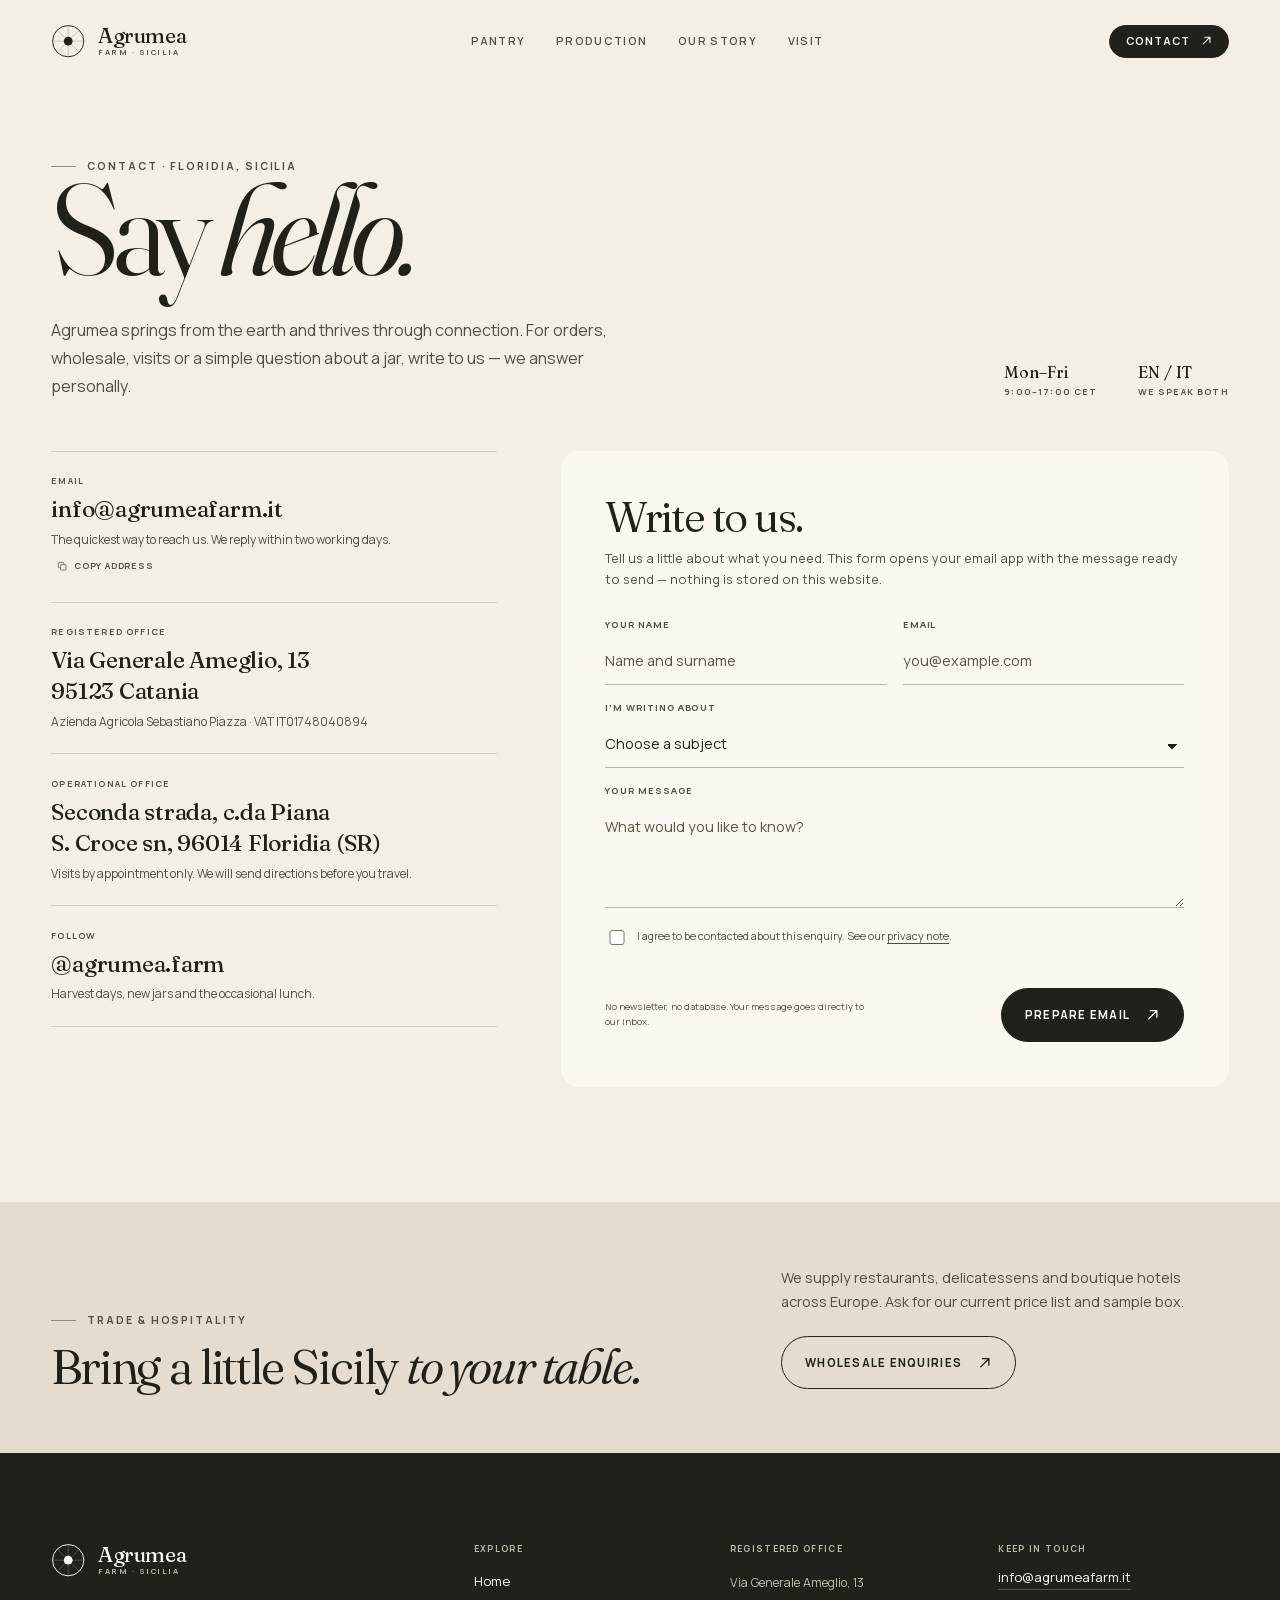
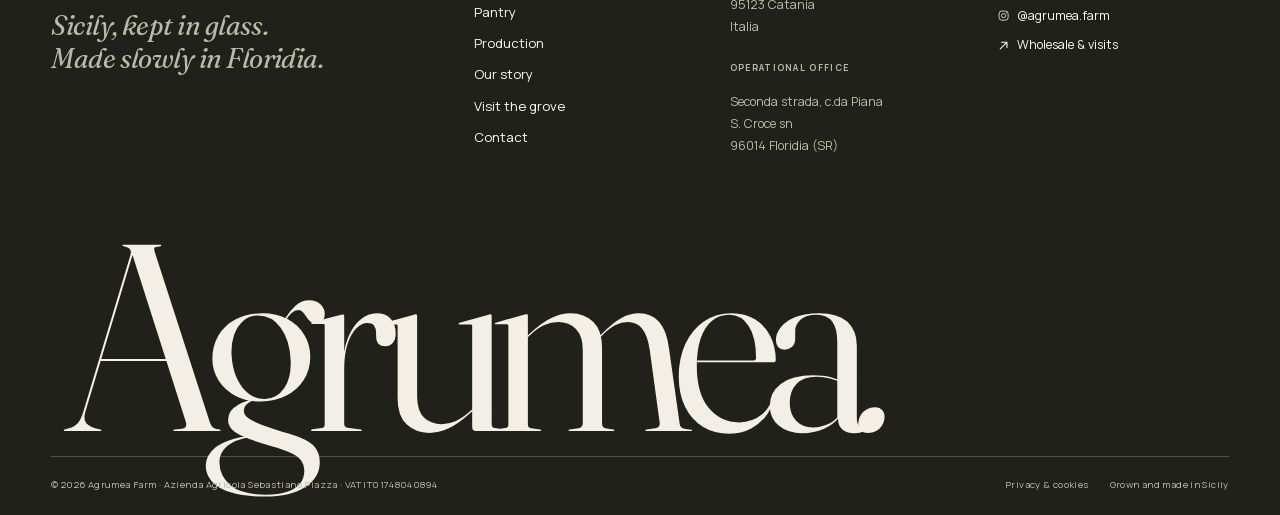
<file: contact.html>
<!DOCTYPE html>
<html lang="en">
<head>
  <meta charset="UTF-8">
  <meta name="viewport" content="width=device-width, initial-scale=1">
  <title>Contact | Agrumea Farm</title>
  <meta name="description" content="Contact Agrumea Farm for orders, wholesale, visits and collaborations. Write to us in English or Italian.">
  <meta name="theme-color" content="#f3efe7">
  <meta property="og:title" content="Contact | Agrumea Farm">
  <meta property="og:description" content="Contact Agrumea Farm for orders, wholesale, visits and collaborations. Write to us in English or Italian.">
  <meta property="og:type" content="website">
  <meta property="og:image" content="assets/images/hero-table.webp">
  <meta name="format-detection" content="telephone=no">
  <link rel="icon" href="favicon.svg" type="image/svg+xml">
  <link rel="apple-touch-icon" href="assets/images/apple-touch-icon.png">
  <link rel="manifest" href="site.webmanifest">
  <link rel="preload" href="assets/fonts/fraunces-latin.woff2" as="font" type="font/woff2" crossorigin>
  <link rel="preload" href="assets/fonts/manrope-latin.woff2" as="font" type="font/woff2" crossorigin>
  
  <link rel="stylesheet" href="assets/css/style.css">
  <script>document.documentElement.classList.add("js");</script>
</head>
<body>
<a class="skip-link" href="#main">Skip to content</a>
<header class="site-header" data-header>
  <div class="container header-inner">
    <a class="brand" href="index.html" aria-label="Agrumea Farm — home">
  <svg class="brand__mark" viewBox="0 0 40 40" fill="none" aria-hidden="true" focusable="false">
    <circle cx="20" cy="20" r="18.2" stroke="currentColor" stroke-width="1.1"/>
    <path d="M20 1.8v36.4M1.8 20h36.4M7.15 7.15l25.7 25.7M32.85 7.15l-25.7 25.7" stroke="currentColor" stroke-width=".55" opacity=".42"/>
    <circle cx="20" cy="20" r="5.1" fill="currentColor"/>
  </svg>
  <span class="brand__type"><span class="brand__name">Agrumea</span><span class="brand__sub">Farm · Sicilia</span></span>
</a>
    <nav class="desktop-nav" aria-label="Primary">
      <a href="pantry.html">Pantry</a>
<a href="production.html">Production</a>
<a href="about.html">Our story</a>
<a href="visit.html">Visit</a>
    </nav>
    <div class="header-end">
      <a class="header-cta" href="contact.html" aria-current="page">Contact <svg viewBox="0 0 12 12" fill="none" aria-hidden="true"><path d="M2.4 9.6 9.6 2.4M9.6 2.4H3.9M9.6 2.4v5.7" stroke="currentColor" stroke-width="1.15" stroke-linecap="round" stroke-linejoin="round"/></svg></a>
      <button class="menu-toggle" type="button" aria-expanded="false" aria-controls="site-menu" data-menu-toggle>
        <span class="menu-toggle__icon" aria-hidden="true"><span></span><span></span></span>
        <span class="menu-toggle__label menu-toggle__label--open">Menu</span>
        <span class="menu-toggle__label menu-toggle__label--close">Close</span>
      </button>
    </div>
  </div>
</header>
<div class="menu-panel" id="site-menu" role="dialog" aria-modal="true" aria-label="Site menu" aria-hidden="true" inert>
  <div class="menu-panel__inner">
    <div>
      <p class="menu-panel__label">Navigate</p>
      <nav class="menu-nav" aria-label="Site menu">
        <ul><li class="menu-nav__item"><a class="menu-nav__link" href="index.html"><span class="menu-nav__num">01</span><span>Home</span></a></li>
<li class="menu-nav__item"><a class="menu-nav__link" href="pantry.html"><span class="menu-nav__num">02</span><span>Pantry</span></a></li>
<li class="menu-nav__item"><a class="menu-nav__link" href="production.html"><span class="menu-nav__num">03</span><span>Production</span></a></li>
<li class="menu-nav__item"><a class="menu-nav__link" href="about.html"><span class="menu-nav__num">04</span><span>Our story</span></a></li>
<li class="menu-nav__item"><a class="menu-nav__link" href="visit.html"><span class="menu-nav__num">05</span><span>Visit the grove</span></a></li>
<li class="menu-nav__item"><a class="menu-nav__link" href="contact.html" aria-current="page"><span class="menu-nav__num">06</span><span>Contact</span></a></li></ul>
      </nav>
    </div>
    <div class="menu-panel__foot">
      <div>
        <p>Floridia, Sicilia</p>
        <p>Via Generale Ameglio 13, Catania</p>
      </div>
      <div class="menu-panel__meta">
        <a href="mailto:info@agrumeafarm.it">info@agrumeafarm.it</a>
        <a href="https://www.instagram.com/agrumea.farm/" target="_blank" rel="noopener noreferrer">Instagram</a>
        <a href="privacy.html">Privacy &amp; cookies</a>
      </div>
    </div>
  </div>
</div>
<main id="main">

<section class="contact-hero">
  <div class="container">
    <p class="eyebrow">Contact · Floridia, Sicilia</p>
    <h1 class="contact-hero__title">Say <em>hello.</em></h1>
    <div class="contact-hero__row">
      <p>Agrumea springs from the earth and thrives through connection. For orders, wholesale, visits or a simple question about a jar, write to us — we answer personally.</p>
      <div class="page-hero__meta" style="justify-content:flex-end;">
        <div class="page-hero__meta-item"><span class="page-hero__meta-value">Mon–Fri</span><span class="page-hero__meta-label">9:00–17:00 CET</span></div>
        <div class="page-hero__meta-item"><span class="page-hero__meta-value">EN / IT</span><span class="page-hero__meta-label">We speak both</span></div>
      </div>
    </div>
  </div>
</section>

<section class="section" style="padding-top:0;">
  <div class="container contact-grid">
    <div>
      <div class="contact-cards" data-reveal>
        <div class="contact-card">
          <p class="contact-card__label">Email</p>
          <p class="contact-card__value"><a href="mailto:info@agrumeafarm.it">info@agrumeafarm.it</a></p>
          <p class="contact-card__note">The quickest way to reach us. We reply within two working days.</p>
          <button class="copy-btn" type="button" data-copy="info@agrumeafarm.it"><svg viewBox="0 0 14 14" fill="none" aria-hidden="true"><rect x="4.8" y="4.8" width="7.4" height="7.4" rx="1" stroke="currentColor" stroke-width="1"/><path d="M9.2 4.8V2.9a1 1 0 0 0-1-1H2.9a1 1 0 0 0-1 1v5.3a1 1 0 0 0 1 1h1.9" stroke="currentColor" stroke-width="1"/></svg> Copy address</button>
        </div>
        <div class="contact-card">
          <p class="contact-card__label">Registered office</p>
          <p class="contact-card__value">Via Generale Ameglio, 13<br>95123 Catania</p>
          <p class="contact-card__note">Azienda Agricola Sebastiano Piazza · VAT IT01748040894</p>
        </div>
        <div class="contact-card">
          <p class="contact-card__label">Operational office</p>
          <p class="contact-card__value">Seconda strada, c.da Piana<br>S. Croce sn, 96014 Floridia (SR)</p>
          <p class="contact-card__note">Visits by appointment only. We will send directions before you travel.</p>
        </div>
        <div class="contact-card">
          <p class="contact-card__label">Follow</p>
          <p class="contact-card__value"><a href="https://www.instagram.com/agrumea.farm/" target="_blank" rel="noopener noreferrer">@agrumea.farm</a></p>
          <p class="contact-card__note">Harvest days, new jars and the occasional lunch.</p>
        </div>
      </div>
    </div>

    <div class="contact-form-wrap" data-reveal data-reveal-delay="1">
      <h2>Write to us.</h2>
      <p>Tell us a little about what you need. This form opens your email app with the message ready to send — nothing is stored on this website.</p>
      <form class="form-grid" data-contact-form novalidate>
        <div class="field">
          <label for="name">Your name</label>
          <input id="name" name="name" type="text" autocomplete="name" placeholder="Name and surname" required>
          <p class="field-error" id="name-error" data-error-for="name" hidden></p>
        </div>
        <div class="field">
          <label for="email">Email</label>
          <input id="email" name="email" type="email" autocomplete="email" placeholder="you@example.com" required>
          <p class="field-error" id="email-error" data-error-for="email" hidden></p>
        </div>
        <div class="field field--full">
          <label for="subject">I’m writing about</label>
          <select id="subject" name="subject" required>
            <option value="">Choose a subject</option>
            <option value="Order">An order</option>
            <option value="Wholesale">Wholesale &amp; trade</option>
            <option value="Visit">A visit to the grove</option>
            <option value="Press">Press &amp; collaborations</option>
            <option value="Other">Something else</option>
          </select>
          <p class="field-error" id="subject-error" data-error-for="subject" hidden></p>
        </div>
        <div class="field field--full">
          <label for="message">Your message</label>
          <textarea id="message" name="message" placeholder="What would you like to know?" required></textarea>
          <p class="field-error" id="message-error" data-error-for="message" hidden></p>
        </div>
        <div class="field--full form-consent">
          <input id="consent" name="consent" type="checkbox" required>
          <label for="consent">I agree to be contacted about this enquiry. See our <a href="privacy.html">privacy note</a>.</label>
        </div>
        <p class="field-error field--full" id="consent-error" data-error-for="consent" hidden></p>
        <div class="field--full form-foot">
          <p class="form-note">No newsletter, no database. Your message goes directly to our inbox.</p>
          <button class="btn" type="submit">Prepare email <svg viewBox="0 0 12 12" fill="none" aria-hidden="true"><path d="M2.4 9.6 9.6 2.4M9.6 2.4H3.9M9.6 2.4v5.7" stroke="currentColor" stroke-width="1.15" stroke-linecap="round" stroke-linejoin="round"/></svg></button>
        </div>
        <p class="form-status field--full" role="status" aria-live="polite" data-form-status></p>
      </form>
    </div>
  </div>
</section>

<section class="section section--tight section--sand">
  <div class="container" style="display:flex;flex-wrap:wrap;align-items:end;justify-content:space-between;gap:2rem;">
    <div>
      <p class="eyebrow">Trade &amp; hospitality</p>
      <h2 class="display display--sm" style="margin-top:1rem;">Bring a little Sicily <em>to your table.</em></h2>
    </div>
    <div style="max-width:28rem;">
      <p class="lead" style="font-size:.9rem;">We supply restaurants, delicatessens and boutique hotels across Europe. Ask for our current price list and sample box.</p>
      <a class="btn btn--outline" style="margin-top:1.3rem;" href="mailto:info@agrumeafarm.it?subject=Wholesale%20enquiry">Wholesale enquiries <svg viewBox="0 0 12 12" fill="none" aria-hidden="true"><path d="M2.4 9.6 9.6 2.4M9.6 2.4H3.9M9.6 2.4v5.7" stroke="currentColor" stroke-width="1.15" stroke-linecap="round" stroke-linejoin="round"/></svg></a>
    </div>
  </div>
</section>

</main>
<footer class="site-footer">
  <div class="container">
    <div class="footer-grid">
      <div class="footer-brand">
        <a class="brand" href="index.html" aria-label="Agrumea Farm — home">
  <svg class="brand__mark" viewBox="0 0 40 40" fill="none" aria-hidden="true" focusable="false">
    <circle cx="20" cy="20" r="18.2" stroke="currentColor" stroke-width="1.1"/>
    <path d="M20 1.8v36.4M1.8 20h36.4M7.15 7.15l25.7 25.7M32.85 7.15l-25.7 25.7" stroke="currentColor" stroke-width=".55" opacity=".42"/>
    <circle cx="20" cy="20" r="5.1" fill="currentColor"/>
  </svg>
  <span class="brand__type"><span class="brand__name">Agrumea</span><span class="brand__sub">Farm · Sicilia</span></span>
</a>
        <p class="footer-tagline">Sicily, kept in glass.<br>Made slowly in Floridia.</p>
      </div>
      <div>
        <p class="footer-label">Explore</p>
        <nav class="footer-nav" aria-label="Footer">
          <a href="index.html">Home</a>
<a href="pantry.html">Pantry</a>
<a href="production.html">Production</a>
<a href="about.html">Our story</a>
<a href="visit.html">Visit the grove</a>
<a href="contact.html">Contact</a>
        </nav>
      </div>
      <div>
        <p class="footer-label">Registered office</p>
        <p class="footer-address">Via Generale Ameglio, 13<br>95123 Catania<br>Italia</p>
        <span class="footer-label">Operational office</span>
        <p class="footer-address">Seconda strada, c.da Piana<br>S. Croce sn<br>96014 Floridia (SR)</p>
      </div>
      <div class="footer-contact">
        <p class="footer-label">Keep in touch</p>
        <a class="footer-mail" href="mailto:info@agrumeafarm.it">info@agrumeafarm.it</a>
        <div class="footer-social">
          <a href="https://www.instagram.com/agrumea.farm/" target="_blank" rel="noopener noreferrer"><svg viewBox="0 0 16 16" fill="none" aria-hidden="true"><rect x="1.5" y="1.5" width="13" height="13" rx="4" stroke="currentColor" stroke-width="1.1"/><circle cx="8" cy="8" r="3" stroke="currentColor" stroke-width="1.1"/><circle cx="12" cy="4" r=".8" fill="currentColor"/></svg> @agrumea.farm</a>
          <a href="contact.html"><svg viewBox="0 0 12 12" fill="none" aria-hidden="true"><path d="M2.4 9.6 9.6 2.4M9.6 2.4H3.9M9.6 2.4v5.7" stroke="currentColor" stroke-width="1.15" stroke-linecap="round" stroke-linejoin="round"/></svg> Wholesale &amp; visits</a>
        </div>
      </div>
    </div>
    <p class="footer-wordmark" aria-hidden="true">Agrumea<em>.</em></p>
    <div class="footer-bottom">
      <p>© 2026 Agrumea Farm · Azienda Agricola Sebastiano Piazza · VAT IT01748040894</p>
      <div class="footer-legal">
        <a href="privacy.html">Privacy &amp; cookies</a>
        <span>Grown and made in Sicily</span>
      </div>
    </div>
  </div>
</footer>
<script src="assets/js/main.js" defer></script>
</body>
</html>
</file>
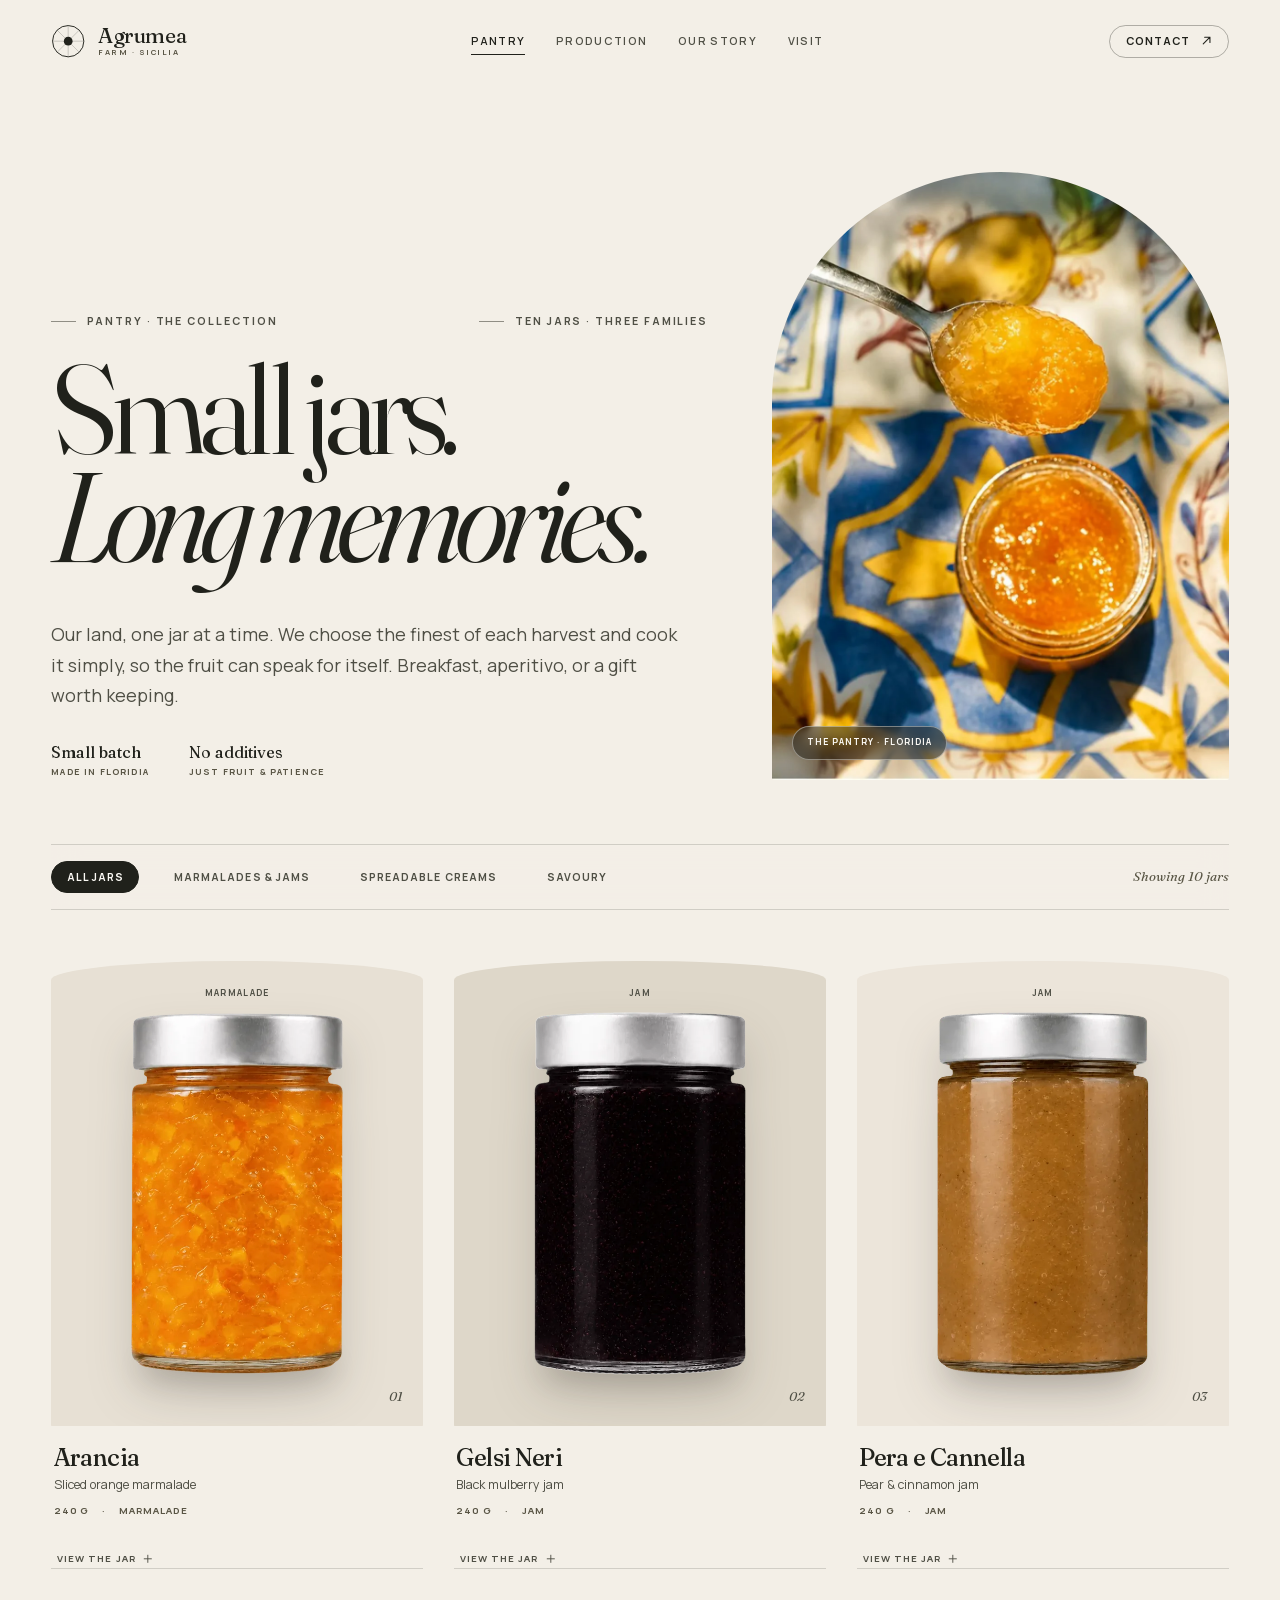
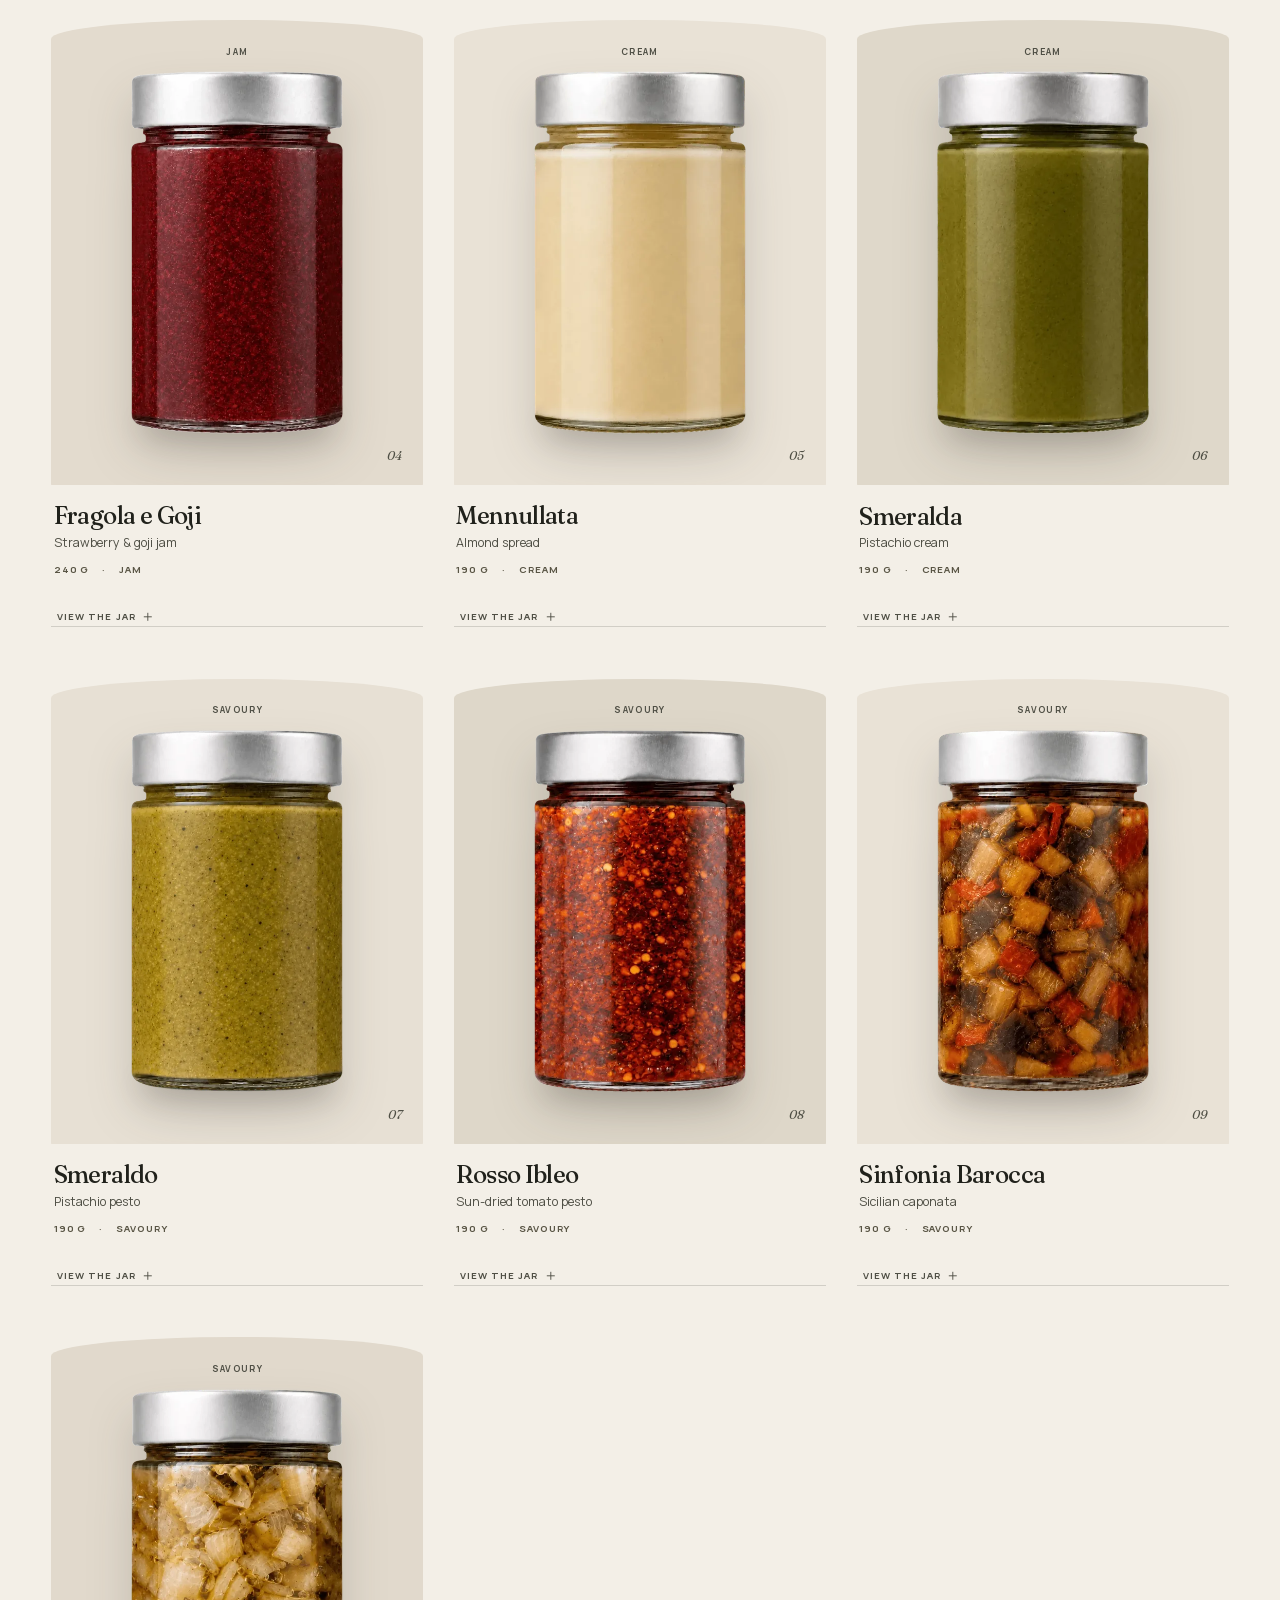
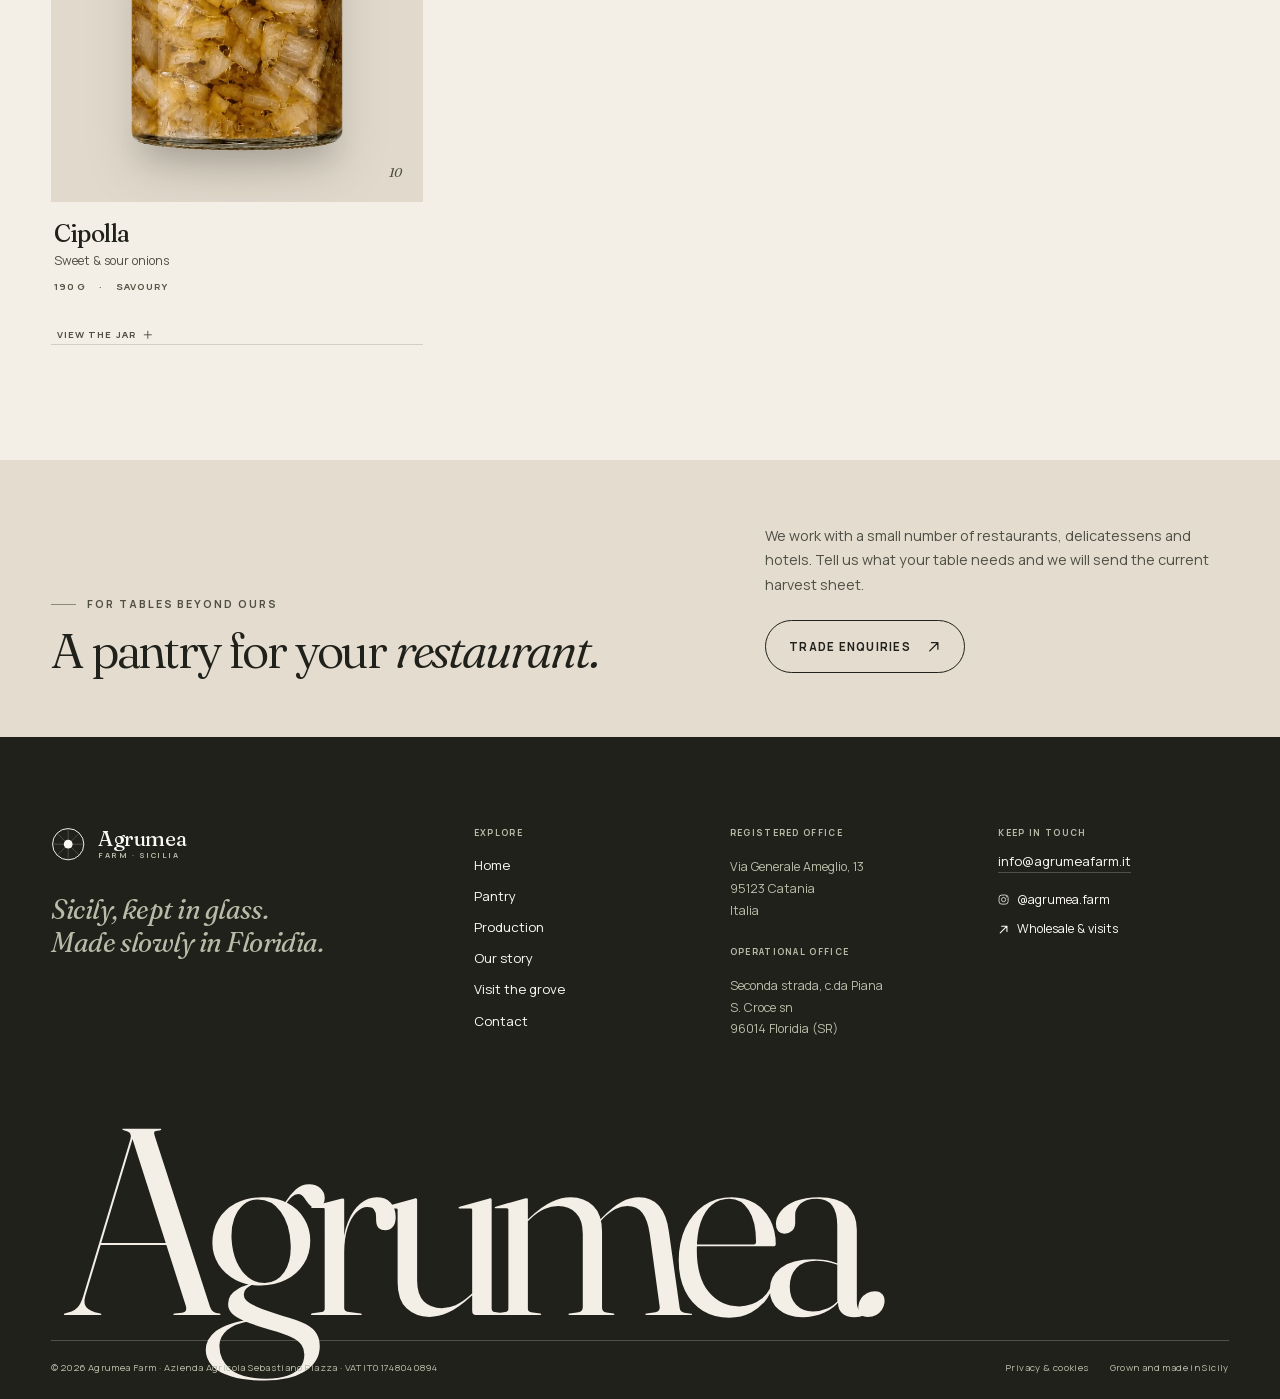
<file: pantry.html>
<!DOCTYPE html>
<html lang="en">
<head>
  <meta charset="UTF-8">
  <meta name="viewport" content="width=device-width, initial-scale=1">
  <title>The pantry | Agrumea Farm</title>
  <meta name="description" content="Ten small-batch Sicilian marmalades, jams, spreadable creams and savoury preserves. Explore the Agrumea Farm pantry.">
  <meta name="theme-color" content="#f3efe7">
  <meta property="og:title" content="The pantry | Agrumea Farm">
  <meta property="og:description" content="Ten small-batch Sicilian marmalades, jams, spreadable creams and savoury preserves. Explore the Agrumea Farm pantry.">
  <meta property="og:type" content="website">
  <meta property="og:image" content="assets/images/hero-table.webp">
  <meta name="format-detection" content="telephone=no">
  <link rel="icon" href="favicon.svg" type="image/svg+xml">
  <link rel="apple-touch-icon" href="assets/images/apple-touch-icon.png">
  <link rel="manifest" href="site.webmanifest">
  <link rel="preload" href="assets/fonts/fraunces-latin.woff2" as="font" type="font/woff2" crossorigin>
  <link rel="preload" href="assets/fonts/manrope-latin.woff2" as="font" type="font/woff2" crossorigin>
  <link rel="preload" as="image" href="assets/images/pantry-flatlay.webp" fetchpriority="high">
  <link rel="stylesheet" href="assets/css/style.css">
  <script>document.documentElement.classList.add("js");</script>
</head>
<body>
<a class="skip-link" href="#main">Skip to content</a>
<header class="site-header" data-header>
  <div class="container header-inner">
    <a class="brand" href="index.html" aria-label="Agrumea Farm — home">
  <svg class="brand__mark" viewBox="0 0 40 40" fill="none" aria-hidden="true" focusable="false">
    <circle cx="20" cy="20" r="18.2" stroke="currentColor" stroke-width="1.1"/>
    <path d="M20 1.8v36.4M1.8 20h36.4M7.15 7.15l25.7 25.7M32.85 7.15l-25.7 25.7" stroke="currentColor" stroke-width=".55" opacity=".42"/>
    <circle cx="20" cy="20" r="5.1" fill="currentColor"/>
  </svg>
  <span class="brand__type"><span class="brand__name">Agrumea</span><span class="brand__sub">Farm · Sicilia</span></span>
</a>
    <nav class="desktop-nav" aria-label="Primary">
      <a href="pantry.html" aria-current="page">Pantry</a>
<a href="production.html">Production</a>
<a href="about.html">Our story</a>
<a href="visit.html">Visit</a>
    </nav>
    <div class="header-end">
      <a class="header-cta" href="contact.html">Contact <svg viewBox="0 0 12 12" fill="none" aria-hidden="true"><path d="M2.4 9.6 9.6 2.4M9.6 2.4H3.9M9.6 2.4v5.7" stroke="currentColor" stroke-width="1.15" stroke-linecap="round" stroke-linejoin="round"/></svg></a>
      <button class="menu-toggle" type="button" aria-expanded="false" aria-controls="site-menu" data-menu-toggle>
        <span class="menu-toggle__icon" aria-hidden="true"><span></span><span></span></span>
        <span class="menu-toggle__label menu-toggle__label--open">Menu</span>
        <span class="menu-toggle__label menu-toggle__label--close">Close</span>
      </button>
    </div>
  </div>
</header>
<div class="menu-panel" id="site-menu" role="dialog" aria-modal="true" aria-label="Site menu" aria-hidden="true" inert>
  <div class="menu-panel__inner">
    <div>
      <p class="menu-panel__label">Navigate</p>
      <nav class="menu-nav" aria-label="Site menu">
        <ul><li class="menu-nav__item"><a class="menu-nav__link" href="index.html"><span class="menu-nav__num">01</span><span>Home</span></a></li>
<li class="menu-nav__item"><a class="menu-nav__link" href="pantry.html" aria-current="page"><span class="menu-nav__num">02</span><span>Pantry</span></a></li>
<li class="menu-nav__item"><a class="menu-nav__link" href="production.html"><span class="menu-nav__num">03</span><span>Production</span></a></li>
<li class="menu-nav__item"><a class="menu-nav__link" href="about.html"><span class="menu-nav__num">04</span><span>Our story</span></a></li>
<li class="menu-nav__item"><a class="menu-nav__link" href="visit.html"><span class="menu-nav__num">05</span><span>Visit the grove</span></a></li>
<li class="menu-nav__item"><a class="menu-nav__link" href="contact.html"><span class="menu-nav__num">06</span><span>Contact</span></a></li></ul>
      </nav>
    </div>
    <div class="menu-panel__foot">
      <div>
        <p>Floridia, Sicilia</p>
        <p>Via Generale Ameglio 13, Catania</p>
      </div>
      <div class="menu-panel__meta">
        <a href="mailto:info@agrumeafarm.it">info@agrumeafarm.it</a>
        <a href="https://www.instagram.com/agrumea.farm/" target="_blank" rel="noopener noreferrer">Instagram</a>
        <a href="privacy.html">Privacy &amp; cookies</a>
      </div>
    </div>
  </div>
</div>
<main id="main">

<section class="page-hero pantry-hero">
  <div class="container">
    <div class="pantry-hero__grid">
      <div>
        <div class="page-hero__top">
          <p class="eyebrow">Pantry · The collection</p>
          <p class="eyebrow">Ten jars · Three families</p>
        </div>
        <h1 class="page-hero__title">Small jars.<br><em>Long memories.</em></h1>
        <div class="page-hero__support" style="grid-template-columns:1fr;">
          <p class="page-hero__lead">Our land, one jar at a time. We choose the finest of each harvest and cook it simply, so the fruit can speak for itself. Breakfast, aperitivo, or a gift worth keeping.</p>
          <div class="page-hero__meta" style="justify-content:flex-start;">
            <div class="page-hero__meta-item"><span class="page-hero__meta-value">Small batch</span><span class="page-hero__meta-label">Made in Floridia</span></div>
            <div class="page-hero__meta-item"><span class="page-hero__meta-value">No additives</span><span class="page-hero__meta-label">Just fruit &amp; patience</span></div>
          </div>
        </div>
      </div>
      <div class="pantry-hero__media">
        <div class="pantry-hero__image">
          <img src="assets/images/pantry-flatlay.webp" width="1000" height="1332" alt="Overhead view of an open jar of orange marmalade on a blue and yellow Sicilian tile" fetchpriority="high" decoding="async">
        </div>
        <span class="pantry-hero__badge">The pantry · Floridia</span>
      </div>
    </div>
  </div>
</section>

<section class="section" style="padding-top:0;" id="collection">
  <div class="container">
    <h2 class="visually-hidden">The pantry collection</h2>
    <div class="filter-bar">
      <div class="filter-list" role="group" aria-label="Filter the pantry">
        <button class="filter-btn is-active" type="button" data-filter="all" aria-pressed="true">All jars</button>
        <button class="filter-btn" type="button" data-filter="jams" aria-pressed="false">Marmalades &amp; jams</button>
        <button class="filter-btn" type="button" data-filter="creams" aria-pressed="false">Spreadable creams</button>
        <button class="filter-btn" type="button" data-filter="savoury" aria-pressed="false">Savoury</button>
      </div>
      <p class="filter-count" aria-live="polite" data-filter-count>Showing 10 jars</p>
    </div>
    <div class="product-grid" data-product-grid>
      <article class="product-card product-card--pantry" id="arancia" data-category="jams" data-name="Arancia" data-subtitle="Sliced orange marmalade" data-cat="Marmalade" data-description="Bitter peel, sun-warm citrus and a clean finish. Made with whole Sicilian oranges, sliced paper-thin and cooked slowly." data-ingredients="Oranges, cane sugar, lemon juice." data-pairing="Aged pecorino, fresh ricotta, sourdough toast." data-sizes="240 g · 1.2 kg" data-image="assets/images/orange-marmalade.webp" data-bg="#e7e0d4" data-reveal>
  <div class="product-card__media" style="--card-bg:#e7e0d4">
  <span class="product-card__cat">Marmalade</span>
  <img class="product-card__jar" src="assets/images/orange-marmalade-420.webp" srcset="assets/images/orange-marmalade-420.webp 420w, assets/images/orange-marmalade.webp 650w" sizes="(max-width:720px) 70vw, (max-width:1024px) 40vw, 26vw" width="650" height="1100" alt="A jar of Agrumea sliced orange marmalade" loading="lazy" decoding="async">
  <span class="product-card__index">01</span>
</div>
  <div class="product-card__body">
    <div>
      <h3 class="product-card__name">Arancia</h3>
      <p class="product-card__desc">Sliced orange marmalade</p>
      <div class="product-meta"><span>240 g</span><span>Marmalade</span></div>
    </div>
  </div>
  <button class="product-open" type="button" data-open-product aria-haspopup="dialog">View the jar <svg viewBox="0 0 12 12" fill="none" aria-hidden="true"><path d="M6 1.5v9M1.5 6h9" stroke="currentColor" stroke-width="1.15" stroke-linecap="round"/></svg></button>
</article>
<article class="product-card product-card--pantry" id="gelsi-neri" data-category="jams" data-name="Gelsi Neri" data-subtitle="Black mulberry jam" data-cat="Jam" data-description="Deep woodland fruit with a soft acidity and a velvet finish. The colour is entirely the fruit's own." data-ingredients="Black mulberries, cane sugar, lemon juice." data-pairing="Yoghurt, dark chocolate, game or aged cheese." data-sizes="240 g · 1.2 kg" data-image="assets/images/blackberry-jam.webp" data-bg="#ded7c9" data-reveal>
  <div class="product-card__media" style="--card-bg:#ded7c9">
  <span class="product-card__cat">Jam</span>
  <img class="product-card__jar" src="assets/images/blackberry-jam-420.webp" srcset="assets/images/blackberry-jam-420.webp 420w, assets/images/blackberry-jam.webp 650w" sizes="(max-width:720px) 70vw, (max-width:1024px) 40vw, 26vw" width="650" height="1100" alt="A jar of Agrumea black mulberry jam" loading="lazy" decoding="async">
  <span class="product-card__index">02</span>
</div>
  <div class="product-card__body">
    <div>
      <h3 class="product-card__name">Gelsi Neri</h3>
      <p class="product-card__desc">Black mulberry jam</p>
      <div class="product-meta"><span>240 g</span><span>Jam</span></div>
    </div>
  </div>
  <button class="product-open" type="button" data-open-product aria-haspopup="dialog">View the jar <svg viewBox="0 0 12 12" fill="none" aria-hidden="true"><path d="M6 1.5v9M1.5 6h9" stroke="currentColor" stroke-width="1.15" stroke-linecap="round"/></svg></button>
</article>
<article class="product-card product-card--pantry" id="pera-cannella" data-category="jams" data-name="Pera e Cannella" data-subtitle="Pear & cinnamon jam" data-cat="Jam" data-description="Ripe pear, a whisper of cinnamon and a long amber finish. Comforting without being sweet for the sake of it." data-ingredients="Pears, cane sugar, cinnamon, lemon juice." data-pairing="Panna cotta, blue cheese, buttered rye." data-sizes="240 g · 1.2 kg" data-image="assets/images/pear-cinnamon.webp" data-bg="#ece5da" data-reveal>
  <div class="product-card__media" style="--card-bg:#ece5da">
  <span class="product-card__cat">Jam</span>
  <img class="product-card__jar" src="assets/images/pear-cinnamon-420.webp" srcset="assets/images/pear-cinnamon-420.webp 420w, assets/images/pear-cinnamon.webp 650w" sizes="(max-width:720px) 70vw, (max-width:1024px) 40vw, 26vw" width="650" height="1100" alt="A jar of Agrumea pear & cinnamon jam" loading="lazy" decoding="async">
  <span class="product-card__index">03</span>
</div>
  <div class="product-card__body">
    <div>
      <h3 class="product-card__name">Pera e Cannella</h3>
      <p class="product-card__desc">Pear & cinnamon jam</p>
      <div class="product-meta"><span>240 g</span><span>Jam</span></div>
    </div>
  </div>
  <button class="product-open" type="button" data-open-product aria-haspopup="dialog">View the jar <svg viewBox="0 0 12 12" fill="none" aria-hidden="true"><path d="M6 1.5v9M1.5 6h9" stroke="currentColor" stroke-width="1.15" stroke-linecap="round"/></svg></button>
</article>
<article class="product-card product-card--pantry" id="fragola-goji" data-category="jams" data-name="Fragola e Goji" data-subtitle="Strawberry & goji jam" data-cat="Jam" data-description="Bright strawberry with the wild berry depth of goji. Soft seeds, a little tartness, and nothing else in the way." data-ingredients="Strawberries, goji berries, cane sugar, lemon juice." data-pairing="Brioche, ricotta, a spoonful in yoghurt." data-sizes="240 g · 1.2 kg" data-image="assets/images/strawberry-goji.webp" data-bg="#e3dbce" data-reveal>
  <div class="product-card__media" style="--card-bg:#e3dbce">
  <span class="product-card__cat">Jam</span>
  <img class="product-card__jar" src="assets/images/strawberry-goji-420.webp" srcset="assets/images/strawberry-goji-420.webp 420w, assets/images/strawberry-goji.webp 650w" sizes="(max-width:720px) 70vw, (max-width:1024px) 40vw, 26vw" width="650" height="1100" alt="A jar of Agrumea strawberry & goji jam" loading="lazy" decoding="async">
  <span class="product-card__index">04</span>
</div>
  <div class="product-card__body">
    <div>
      <h3 class="product-card__name">Fragola e Goji</h3>
      <p class="product-card__desc">Strawberry & goji jam</p>
      <div class="product-meta"><span>240 g</span><span>Jam</span></div>
    </div>
  </div>
  <button class="product-open" type="button" data-open-product aria-haspopup="dialog">View the jar <svg viewBox="0 0 12 12" fill="none" aria-hidden="true"><path d="M6 1.5v9M1.5 6h9" stroke="currentColor" stroke-width="1.15" stroke-linecap="round"/></svg></button>
</article>
<article class="product-card product-card--pantry" id="mennullata" data-category="creams" data-name="Mennullata" data-subtitle="Almond spread" data-cat="Cream" data-description="Tuono almonds stone-ground into a honeyed, toasted cream. The kind of jar that does not last long." data-ingredients="Almonds, cane sugar, sunflower oil, sea salt." data-pairing="Warm toast, gelato, espresso, morning brioche." data-sizes="190 g · 1 kg · 3 kg" data-image="assets/images/almond-spread.webp" data-bg="#e9e2d6" data-reveal>
  <div class="product-card__media" style="--card-bg:#e9e2d6">
  <span class="product-card__cat">Cream</span>
  <img class="product-card__jar" src="assets/images/almond-spread-420.webp" srcset="assets/images/almond-spread-420.webp 420w, assets/images/almond-spread.webp 650w" sizes="(max-width:720px) 70vw, (max-width:1024px) 40vw, 26vw" width="650" height="1100" alt="A jar of Agrumea almond spread" loading="lazy" decoding="async">
  <span class="product-card__index">05</span>
</div>
  <div class="product-card__body">
    <div>
      <h3 class="product-card__name">Mennullata</h3>
      <p class="product-card__desc">Almond spread</p>
      <div class="product-meta"><span>190 g</span><span>Cream</span></div>
    </div>
  </div>
  <button class="product-open" type="button" data-open-product aria-haspopup="dialog">View the jar <svg viewBox="0 0 12 12" fill="none" aria-hidden="true"><path d="M6 1.5v9M1.5 6h9" stroke="currentColor" stroke-width="1.15" stroke-linecap="round"/></svg></button>
</article>
<article class="product-card product-card--pantry" id="smeralda" data-category="creams" data-name="Smeralda" data-subtitle="Pistachio cream" data-cat="Cream" data-description="Green Sicilian pistachio, ground to silk with just enough sweetness. Restrained, grassy and deeply nutty." data-ingredients="Pistachios, cane sugar, sunflower oil, sea salt." data-pairing="Brioche, dark chocolate, a bowl of gelato." data-sizes="190 g · 1 kg · 3 kg" data-image="assets/images/pistachio-cream.webp" data-bg="#dfd8ca" data-reveal>
  <div class="product-card__media" style="--card-bg:#dfd8ca">
  <span class="product-card__cat">Cream</span>
  <img class="product-card__jar" src="assets/images/pistachio-cream-420.webp" srcset="assets/images/pistachio-cream-420.webp 420w, assets/images/pistachio-cream.webp 650w" sizes="(max-width:720px) 70vw, (max-width:1024px) 40vw, 26vw" width="650" height="1100" alt="A jar of Agrumea pistachio cream" loading="lazy" decoding="async">
  <span class="product-card__index">06</span>
</div>
  <div class="product-card__body">
    <div>
      <h3 class="product-card__name">Smeralda</h3>
      <p class="product-card__desc">Pistachio cream</p>
      <div class="product-meta"><span>190 g</span><span>Cream</span></div>
    </div>
  </div>
  <button class="product-open" type="button" data-open-product aria-haspopup="dialog">View the jar <svg viewBox="0 0 12 12" fill="none" aria-hidden="true"><path d="M6 1.5v9M1.5 6h9" stroke="currentColor" stroke-width="1.15" stroke-linecap="round"/></svg></button>
</article>
<article class="product-card product-card--pantry" id="smeraldo" data-category="savoury" data-name="Smeraldo" data-subtitle="Pistachio pesto" data-cat="Savoury" data-description="Bronte pistachio, basil and a delicate salinity. Fresher and greener than the name suggests — spoon it onto everything." data-ingredients="Pistachios, basil, sunflower oil, sea salt." data-pairing="Pasta, burrata, grilled fish, warm focaccia." data-sizes="190 g · 1 kg · 3 kg" data-image="assets/images/green-pesto.webp" data-bg="#e7e0d4" data-reveal>
  <div class="product-card__media" style="--card-bg:#e7e0d4">
  <span class="product-card__cat">Savoury</span>
  <img class="product-card__jar" src="assets/images/green-pesto-420.webp" srcset="assets/images/green-pesto-420.webp 420w, assets/images/green-pesto.webp 650w" sizes="(max-width:720px) 70vw, (max-width:1024px) 40vw, 26vw" width="650" height="1100" alt="A jar of Agrumea pistachio pesto" loading="lazy" decoding="async">
  <span class="product-card__index">07</span>
</div>
  <div class="product-card__body">
    <div>
      <h3 class="product-card__name">Smeraldo</h3>
      <p class="product-card__desc">Pistachio pesto</p>
      <div class="product-meta"><span>190 g</span><span>Savoury</span></div>
    </div>
  </div>
  <button class="product-open" type="button" data-open-product aria-haspopup="dialog">View the jar <svg viewBox="0 0 12 12" fill="none" aria-hidden="true"><path d="M6 1.5v9M1.5 6h9" stroke="currentColor" stroke-width="1.15" stroke-linecap="round"/></svg></button>
</article>
<article class="product-card product-card--pantry" id="rosso-ibleo" data-category="savoury" data-name="Rosso Ibleo" data-subtitle="Sun-dried tomato pesto" data-cat="Savoury" data-description="Sweet sun-dried tomato, almond and a gentle chilli warmth. The taste of a long Sicilian afternoon." data-ingredients="Sun-dried tomatoes, almonds, olive oil, chilli, sea salt." data-pairing="Pasta, bruschetta, roasted vegetables, eggs." data-sizes="190 g · 1 kg · 3 kg" data-image="assets/images/red-pesto.webp" data-bg="#ded7c9" data-reveal>
  <div class="product-card__media" style="--card-bg:#ded7c9">
  <span class="product-card__cat">Savoury</span>
  <img class="product-card__jar" src="assets/images/red-pesto-420.webp" srcset="assets/images/red-pesto-420.webp 420w, assets/images/red-pesto.webp 650w" sizes="(max-width:720px) 70vw, (max-width:1024px) 40vw, 26vw" width="650" height="1100" alt="A jar of Agrumea sun-dried tomato pesto" loading="lazy" decoding="async">
  <span class="product-card__index">08</span>
</div>
  <div class="product-card__body">
    <div>
      <h3 class="product-card__name">Rosso Ibleo</h3>
      <p class="product-card__desc">Sun-dried tomato pesto</p>
      <div class="product-meta"><span>190 g</span><span>Savoury</span></div>
    </div>
  </div>
  <button class="product-open" type="button" data-open-product aria-haspopup="dialog">View the jar <svg viewBox="0 0 12 12" fill="none" aria-hidden="true"><path d="M6 1.5v9M1.5 6h9" stroke="currentColor" stroke-width="1.15" stroke-linecap="round"/></svg></button>
</article>
<article class="product-card product-card--pantry" id="sinfonia-barocca" data-category="savoury" data-name="Sinfonia Barocca" data-subtitle="Sicilian caponata" data-cat="Savoury" data-description="Aubergine, celery, capers and tomato in a sweet-sour agrodolce. A complete little Sicilian table in one jar." data-ingredients="Aubergine, celery, tomato, capers, vinegar, cane sugar, olive oil." data-pairing="Aged cheese, grilled fish, warm bread." data-sizes="190 g · 1 kg · 3 kg" data-image="assets/images/caponata.webp" data-bg="#e9e2d6" data-reveal>
  <div class="product-card__media" style="--card-bg:#e9e2d6">
  <span class="product-card__cat">Savoury</span>
  <img class="product-card__jar" src="assets/images/caponata-420.webp" srcset="assets/images/caponata-420.webp 420w, assets/images/caponata.webp 650w" sizes="(max-width:720px) 70vw, (max-width:1024px) 40vw, 26vw" width="650" height="1100" alt="A jar of Agrumea sicilian caponata" loading="lazy" decoding="async">
  <span class="product-card__index">09</span>
</div>
  <div class="product-card__body">
    <div>
      <h3 class="product-card__name">Sinfonia Barocca</h3>
      <p class="product-card__desc">Sicilian caponata</p>
      <div class="product-meta"><span>190 g</span><span>Savoury</span></div>
    </div>
  </div>
  <button class="product-open" type="button" data-open-product aria-haspopup="dialog">View the jar <svg viewBox="0 0 12 12" fill="none" aria-hidden="true"><path d="M6 1.5v9M1.5 6h9" stroke="currentColor" stroke-width="1.15" stroke-linecap="round"/></svg></button>
</article>
<article class="product-card product-card--pantry" id="cipolla" data-category="savoury" data-name="Cipolla" data-subtitle="Sweet & sour onions" data-cat="Savoury" data-description="Slow-cooked onions with vinegar and a spoonful of sweetness. The quiet hero of a cheese board." data-ingredients="Onions, vinegar, cane sugar, olive oil, sea salt." data-pairing="Aged cheese, grilled meat, focaccia." data-sizes="190 g · 1 kg · 3 kg" data-image="assets/images/onion-agrodolce.webp" data-bg="#e1d9cc" data-reveal>
  <div class="product-card__media" style="--card-bg:#e1d9cc">
  <span class="product-card__cat">Savoury</span>
  <img class="product-card__jar" src="assets/images/onion-agrodolce-420.webp" srcset="assets/images/onion-agrodolce-420.webp 420w, assets/images/onion-agrodolce.webp 650w" sizes="(max-width:720px) 70vw, (max-width:1024px) 40vw, 26vw" width="650" height="1100" alt="A jar of Agrumea sweet & sour onions" loading="lazy" decoding="async">
  <span class="product-card__index">10</span>
</div>
  <div class="product-card__body">
    <div>
      <h3 class="product-card__name">Cipolla</h3>
      <p class="product-card__desc">Sweet & sour onions</p>
      <div class="product-meta"><span>190 g</span><span>Savoury</span></div>
    </div>
  </div>
  <button class="product-open" type="button" data-open-product aria-haspopup="dialog">View the jar <svg viewBox="0 0 12 12" fill="none" aria-hidden="true"><path d="M6 1.5v9M1.5 6h9" stroke="currentColor" stroke-width="1.15" stroke-linecap="round"/></svg></button>
</article>
    </div>
    <div class="empty-state" data-empty hidden>
      <h3>Nothing in this corner yet.</h3>
      <p>Try another family of jars — or ask us what is coming next.</p>
    </div>
  </div>
</section>

<section class="section section--tight section--sand">
  <div class="container" style="display:flex;flex-wrap:wrap;align-items:end;justify-content:space-between;gap:2rem;">
    <div>
      <p class="eyebrow">For tables beyond ours</p>
      <h2 class="display display--sm" style="margin-top:1rem;">A pantry for your <em>restaurant.</em></h2>
    </div>
    <div style="max-width:29rem;">
      <p class="lead" style="font-size:.9rem;">We work with a small number of restaurants, delicatessens and hotels. Tell us what your table needs and we will send the current harvest sheet.</p>
      <a class="btn btn--outline" style="margin-top:1.4rem;" href="contact.html">Trade enquiries <svg viewBox="0 0 12 12" fill="none" aria-hidden="true"><path d="M2.4 9.6 9.6 2.4M9.6 2.4H3.9M9.6 2.4v5.7" stroke="currentColor" stroke-width="1.15" stroke-linecap="round" stroke-linejoin="round"/></svg></a>
    </div>
  </div>
</section>

<dialog class="product-dialog" id="product-dialog" aria-labelledby="dialog-title">
  <div class="dialog-grid">
    <div class="dialog-media" data-dialog-media>
      <img data-dialog-image src="[data-uri]" width="650" height="1100" alt="">
    </div>
    <div class="dialog-body">
      <button class="dialog-close" type="button" data-dialog-close aria-label="Close product details"><svg viewBox="0 0 12 12" fill="none" aria-hidden="true"><path d="M2 2l8 8M10 2l-8 8" stroke="currentColor" stroke-width="1.15" stroke-linecap="round"/></svg></button>
      <p class="dialog-cat" data-dialog-cat>Marmalade</p>
      <h2 class="dialog-title" id="dialog-title" data-dialog-title>Arancia</h2>
      <p class="dialog-subtitle" data-dialog-subtitle>Sliced orange marmalade</p>
      <p class="dialog-desc" data-dialog-desc></p>
      <dl class="dialog-facts">
        <div class="dialog-fact"><dt>Ingredients</dt><dd data-dialog-ingredients></dd></div>
        <div class="dialog-fact"><dt>Pair with</dt><dd data-dialog-pairing></dd></div>
        <div class="dialog-fact"><dt>Available</dt><dd data-dialog-sizes></dd></div>
      </dl>
      <div class="dialog-actions">
        <a class="btn btn--small" href="contact.html">Ask about this jar <svg viewBox="0 0 12 12" fill="none" aria-hidden="true"><path d="M2.4 9.6 9.6 2.4M9.6 2.4H3.9M9.6 2.4v5.7" stroke="currentColor" stroke-width="1.15" stroke-linecap="round" stroke-linejoin="round"/></svg></a>
        <p class="dialog-note">Produced in small batches. Availability follows the harvest.</p>
      </div>
    </div>
  </div>
</dialog>

</main>
<footer class="site-footer">
  <div class="container">
    <div class="footer-grid">
      <div class="footer-brand">
        <a class="brand" href="index.html" aria-label="Agrumea Farm — home">
  <svg class="brand__mark" viewBox="0 0 40 40" fill="none" aria-hidden="true" focusable="false">
    <circle cx="20" cy="20" r="18.2" stroke="currentColor" stroke-width="1.1"/>
    <path d="M20 1.8v36.4M1.8 20h36.4M7.15 7.15l25.7 25.7M32.85 7.15l-25.7 25.7" stroke="currentColor" stroke-width=".55" opacity=".42"/>
    <circle cx="20" cy="20" r="5.1" fill="currentColor"/>
  </svg>
  <span class="brand__type"><span class="brand__name">Agrumea</span><span class="brand__sub">Farm · Sicilia</span></span>
</a>
        <p class="footer-tagline">Sicily, kept in glass.<br>Made slowly in Floridia.</p>
      </div>
      <div>
        <p class="footer-label">Explore</p>
        <nav class="footer-nav" aria-label="Footer">
          <a href="index.html">Home</a>
<a href="pantry.html">Pantry</a>
<a href="production.html">Production</a>
<a href="about.html">Our story</a>
<a href="visit.html">Visit the grove</a>
<a href="contact.html">Contact</a>
        </nav>
      </div>
      <div>
        <p class="footer-label">Registered office</p>
        <p class="footer-address">Via Generale Ameglio, 13<br>95123 Catania<br>Italia</p>
        <span class="footer-label">Operational office</span>
        <p class="footer-address">Seconda strada, c.da Piana<br>S. Croce sn<br>96014 Floridia (SR)</p>
      </div>
      <div class="footer-contact">
        <p class="footer-label">Keep in touch</p>
        <a class="footer-mail" href="mailto:info@agrumeafarm.it">info@agrumeafarm.it</a>
        <div class="footer-social">
          <a href="https://www.instagram.com/agrumea.farm/" target="_blank" rel="noopener noreferrer"><svg viewBox="0 0 16 16" fill="none" aria-hidden="true"><rect x="1.5" y="1.5" width="13" height="13" rx="4" stroke="currentColor" stroke-width="1.1"/><circle cx="8" cy="8" r="3" stroke="currentColor" stroke-width="1.1"/><circle cx="12" cy="4" r=".8" fill="currentColor"/></svg> @agrumea.farm</a>
          <a href="contact.html"><svg viewBox="0 0 12 12" fill="none" aria-hidden="true"><path d="M2.4 9.6 9.6 2.4M9.6 2.4H3.9M9.6 2.4v5.7" stroke="currentColor" stroke-width="1.15" stroke-linecap="round" stroke-linejoin="round"/></svg> Wholesale &amp; visits</a>
        </div>
      </div>
    </div>
    <p class="footer-wordmark" aria-hidden="true">Agrumea<em>.</em></p>
    <div class="footer-bottom">
      <p>© 2026 Agrumea Farm · Azienda Agricola Sebastiano Piazza · VAT IT01748040894</p>
      <div class="footer-legal">
        <a href="privacy.html">Privacy &amp; cookies</a>
        <span>Grown and made in Sicily</span>
      </div>
    </div>
  </div>
</footer>
<script src="assets/js/main.js" defer></script>
</body>
</html>
</file>
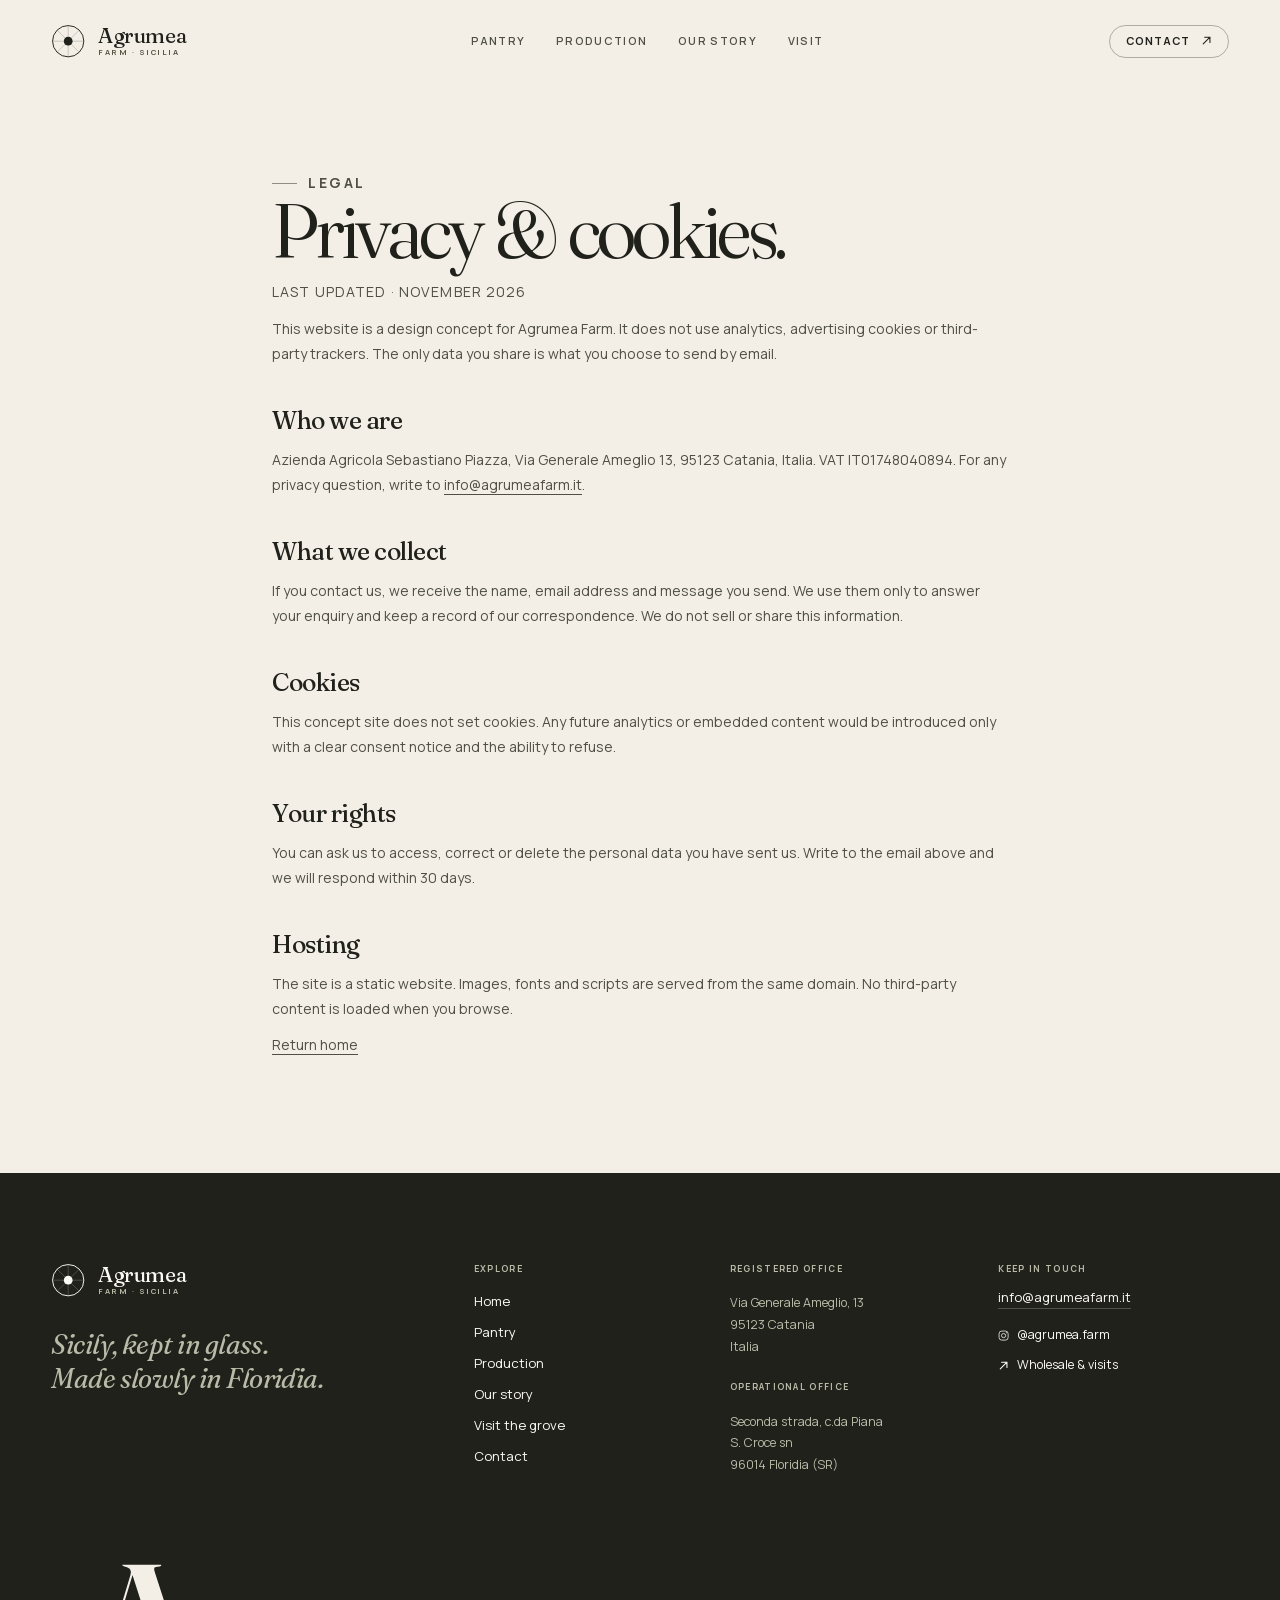
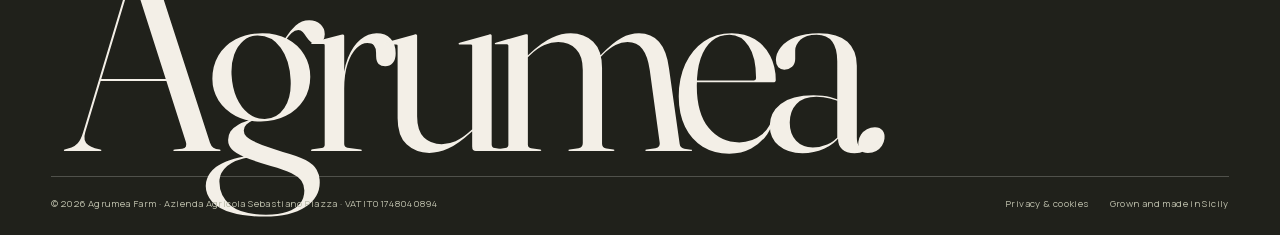
<file: privacy.html>
<!DOCTYPE html>
<html lang="en">
<head>
  <meta charset="UTF-8">
  <meta name="viewport" content="width=device-width, initial-scale=1">
  <title>Privacy & cookies | Agrumea Farm</title>
  <meta name="description" content="How Agrumea Farm handles personal data and cookies on this website.">
  <meta name="theme-color" content="#f3efe7">
  <meta property="og:title" content="Privacy & cookies | Agrumea Farm">
  <meta property="og:description" content="How Agrumea Farm handles personal data and cookies on this website.">
  <meta property="og:type" content="website">
  <meta property="og:image" content="assets/images/hero-table.webp">
  <meta name="format-detection" content="telephone=no">
  <link rel="icon" href="favicon.svg" type="image/svg+xml">
  <link rel="apple-touch-icon" href="assets/images/apple-touch-icon.png">
  <link rel="manifest" href="site.webmanifest">
  <link rel="preload" href="assets/fonts/fraunces-latin.woff2" as="font" type="font/woff2" crossorigin>
  <link rel="preload" href="assets/fonts/manrope-latin.woff2" as="font" type="font/woff2" crossorigin>
  
  <link rel="stylesheet" href="assets/css/style.css">
  <script>document.documentElement.classList.add("js");</script>
</head>
<body>
<a class="skip-link" href="#main">Skip to content</a>
<header class="site-header" data-header>
  <div class="container header-inner">
    <a class="brand" href="index.html" aria-label="Agrumea Farm — home">
  <svg class="brand__mark" viewBox="0 0 40 40" fill="none" aria-hidden="true" focusable="false">
    <circle cx="20" cy="20" r="18.2" stroke="currentColor" stroke-width="1.1"/>
    <path d="M20 1.8v36.4M1.8 20h36.4M7.15 7.15l25.7 25.7M32.85 7.15l-25.7 25.7" stroke="currentColor" stroke-width=".55" opacity=".42"/>
    <circle cx="20" cy="20" r="5.1" fill="currentColor"/>
  </svg>
  <span class="brand__type"><span class="brand__name">Agrumea</span><span class="brand__sub">Farm · Sicilia</span></span>
</a>
    <nav class="desktop-nav" aria-label="Primary">
      <a href="pantry.html">Pantry</a>
<a href="production.html">Production</a>
<a href="about.html">Our story</a>
<a href="visit.html">Visit</a>
    </nav>
    <div class="header-end">
      <a class="header-cta" href="contact.html">Contact <svg viewBox="0 0 12 12" fill="none" aria-hidden="true"><path d="M2.4 9.6 9.6 2.4M9.6 2.4H3.9M9.6 2.4v5.7" stroke="currentColor" stroke-width="1.15" stroke-linecap="round" stroke-linejoin="round"/></svg></a>
      <button class="menu-toggle" type="button" aria-expanded="false" aria-controls="site-menu" data-menu-toggle>
        <span class="menu-toggle__icon" aria-hidden="true"><span></span><span></span></span>
        <span class="menu-toggle__label menu-toggle__label--open">Menu</span>
        <span class="menu-toggle__label menu-toggle__label--close">Close</span>
      </button>
    </div>
  </div>
</header>
<div class="menu-panel" id="site-menu" role="dialog" aria-modal="true" aria-label="Site menu" aria-hidden="true" inert>
  <div class="menu-panel__inner">
    <div>
      <p class="menu-panel__label">Navigate</p>
      <nav class="menu-nav" aria-label="Site menu">
        <ul><li class="menu-nav__item"><a class="menu-nav__link" href="index.html"><span class="menu-nav__num">01</span><span>Home</span></a></li>
<li class="menu-nav__item"><a class="menu-nav__link" href="pantry.html"><span class="menu-nav__num">02</span><span>Pantry</span></a></li>
<li class="menu-nav__item"><a class="menu-nav__link" href="production.html"><span class="menu-nav__num">03</span><span>Production</span></a></li>
<li class="menu-nav__item"><a class="menu-nav__link" href="about.html"><span class="menu-nav__num">04</span><span>Our story</span></a></li>
<li class="menu-nav__item"><a class="menu-nav__link" href="visit.html"><span class="menu-nav__num">05</span><span>Visit the grove</span></a></li>
<li class="menu-nav__item"><a class="menu-nav__link" href="contact.html"><span class="menu-nav__num">06</span><span>Contact</span></a></li></ul>
      </nav>
    </div>
    <div class="menu-panel__foot">
      <div>
        <p>Floridia, Sicilia</p>
        <p>Via Generale Ameglio 13, Catania</p>
      </div>
      <div class="menu-panel__meta">
        <a href="mailto:info@agrumeafarm.it">info@agrumeafarm.it</a>
        <a href="https://www.instagram.com/agrumea.farm/" target="_blank" rel="noopener noreferrer">Instagram</a>
        <a href="privacy.html">Privacy &amp; cookies</a>
      </div>
    </div>
  </div>
</div>
<main id="main">

<section class="legal">
  <div class="container legal__inner">
    <p class="eyebrow">Legal</p>
    <h1 class="legal__title">Privacy &amp; cookies.</h1>
    <p class="legal__meta">Last updated · November 2026</p>
    <p>This website is a design concept for Agrumea Farm. It does not use analytics, advertising cookies or third-party trackers. The only data you share is what you choose to send by email.</p>
    <h2>Who we are</h2>
    <p>Azienda Agricola Sebastiano Piazza, Via Generale Ameglio 13, 95123 Catania, Italia. VAT IT01748040894. For any privacy question, write to <a href="mailto:info@agrumeafarm.it">info@agrumeafarm.it</a>.</p>
    <h2>What we collect</h2>
    <p>If you contact us, we receive the name, email address and message you send. We use them only to answer your enquiry and keep a record of our correspondence. We do not sell or share this information.</p>
    <h2>Cookies</h2>
    <p>This concept site does not set cookies. Any future analytics or embedded content would be introduced only with a clear consent notice and the ability to refuse.</p>
    <h2>Your rights</h2>
    <p>You can ask us to access, correct or delete the personal data you have sent us. Write to the email above and we will respond within 30 days.</p>
    <h2>Hosting</h2>
    <p>The site is a static website. Images, fonts and scripts are served from the same domain. No third-party content is loaded when you browse.</p>
    <p><a href="index.html">Return home</a></p>
  </div>
</section>

</main>
<footer class="site-footer">
  <div class="container">
    <div class="footer-grid">
      <div class="footer-brand">
        <a class="brand" href="index.html" aria-label="Agrumea Farm — home">
  <svg class="brand__mark" viewBox="0 0 40 40" fill="none" aria-hidden="true" focusable="false">
    <circle cx="20" cy="20" r="18.2" stroke="currentColor" stroke-width="1.1"/>
    <path d="M20 1.8v36.4M1.8 20h36.4M7.15 7.15l25.7 25.7M32.85 7.15l-25.7 25.7" stroke="currentColor" stroke-width=".55" opacity=".42"/>
    <circle cx="20" cy="20" r="5.1" fill="currentColor"/>
  </svg>
  <span class="brand__type"><span class="brand__name">Agrumea</span><span class="brand__sub">Farm · Sicilia</span></span>
</a>
        <p class="footer-tagline">Sicily, kept in glass.<br>Made slowly in Floridia.</p>
      </div>
      <div>
        <p class="footer-label">Explore</p>
        <nav class="footer-nav" aria-label="Footer">
          <a href="index.html">Home</a>
<a href="pantry.html">Pantry</a>
<a href="production.html">Production</a>
<a href="about.html">Our story</a>
<a href="visit.html">Visit the grove</a>
<a href="contact.html">Contact</a>
        </nav>
      </div>
      <div>
        <p class="footer-label">Registered office</p>
        <p class="footer-address">Via Generale Ameglio, 13<br>95123 Catania<br>Italia</p>
        <span class="footer-label">Operational office</span>
        <p class="footer-address">Seconda strada, c.da Piana<br>S. Croce sn<br>96014 Floridia (SR)</p>
      </div>
      <div class="footer-contact">
        <p class="footer-label">Keep in touch</p>
        <a class="footer-mail" href="mailto:info@agrumeafarm.it">info@agrumeafarm.it</a>
        <div class="footer-social">
          <a href="https://www.instagram.com/agrumea.farm/" target="_blank" rel="noopener noreferrer"><svg viewBox="0 0 16 16" fill="none" aria-hidden="true"><rect x="1.5" y="1.5" width="13" height="13" rx="4" stroke="currentColor" stroke-width="1.1"/><circle cx="8" cy="8" r="3" stroke="currentColor" stroke-width="1.1"/><circle cx="12" cy="4" r=".8" fill="currentColor"/></svg> @agrumea.farm</a>
          <a href="contact.html"><svg viewBox="0 0 12 12" fill="none" aria-hidden="true"><path d="M2.4 9.6 9.6 2.4M9.6 2.4H3.9M9.6 2.4v5.7" stroke="currentColor" stroke-width="1.15" stroke-linecap="round" stroke-linejoin="round"/></svg> Wholesale &amp; visits</a>
        </div>
      </div>
    </div>
    <p class="footer-wordmark" aria-hidden="true">Agrumea<em>.</em></p>
    <div class="footer-bottom">
      <p>© 2026 Agrumea Farm · Azienda Agricola Sebastiano Piazza · VAT IT01748040894</p>
      <div class="footer-legal">
        <a href="privacy.html">Privacy &amp; cookies</a>
        <span>Grown and made in Sicily</span>
      </div>
    </div>
  </div>
</footer>
<script src="assets/js/main.js" defer></script>
</body>
</html>
</file>
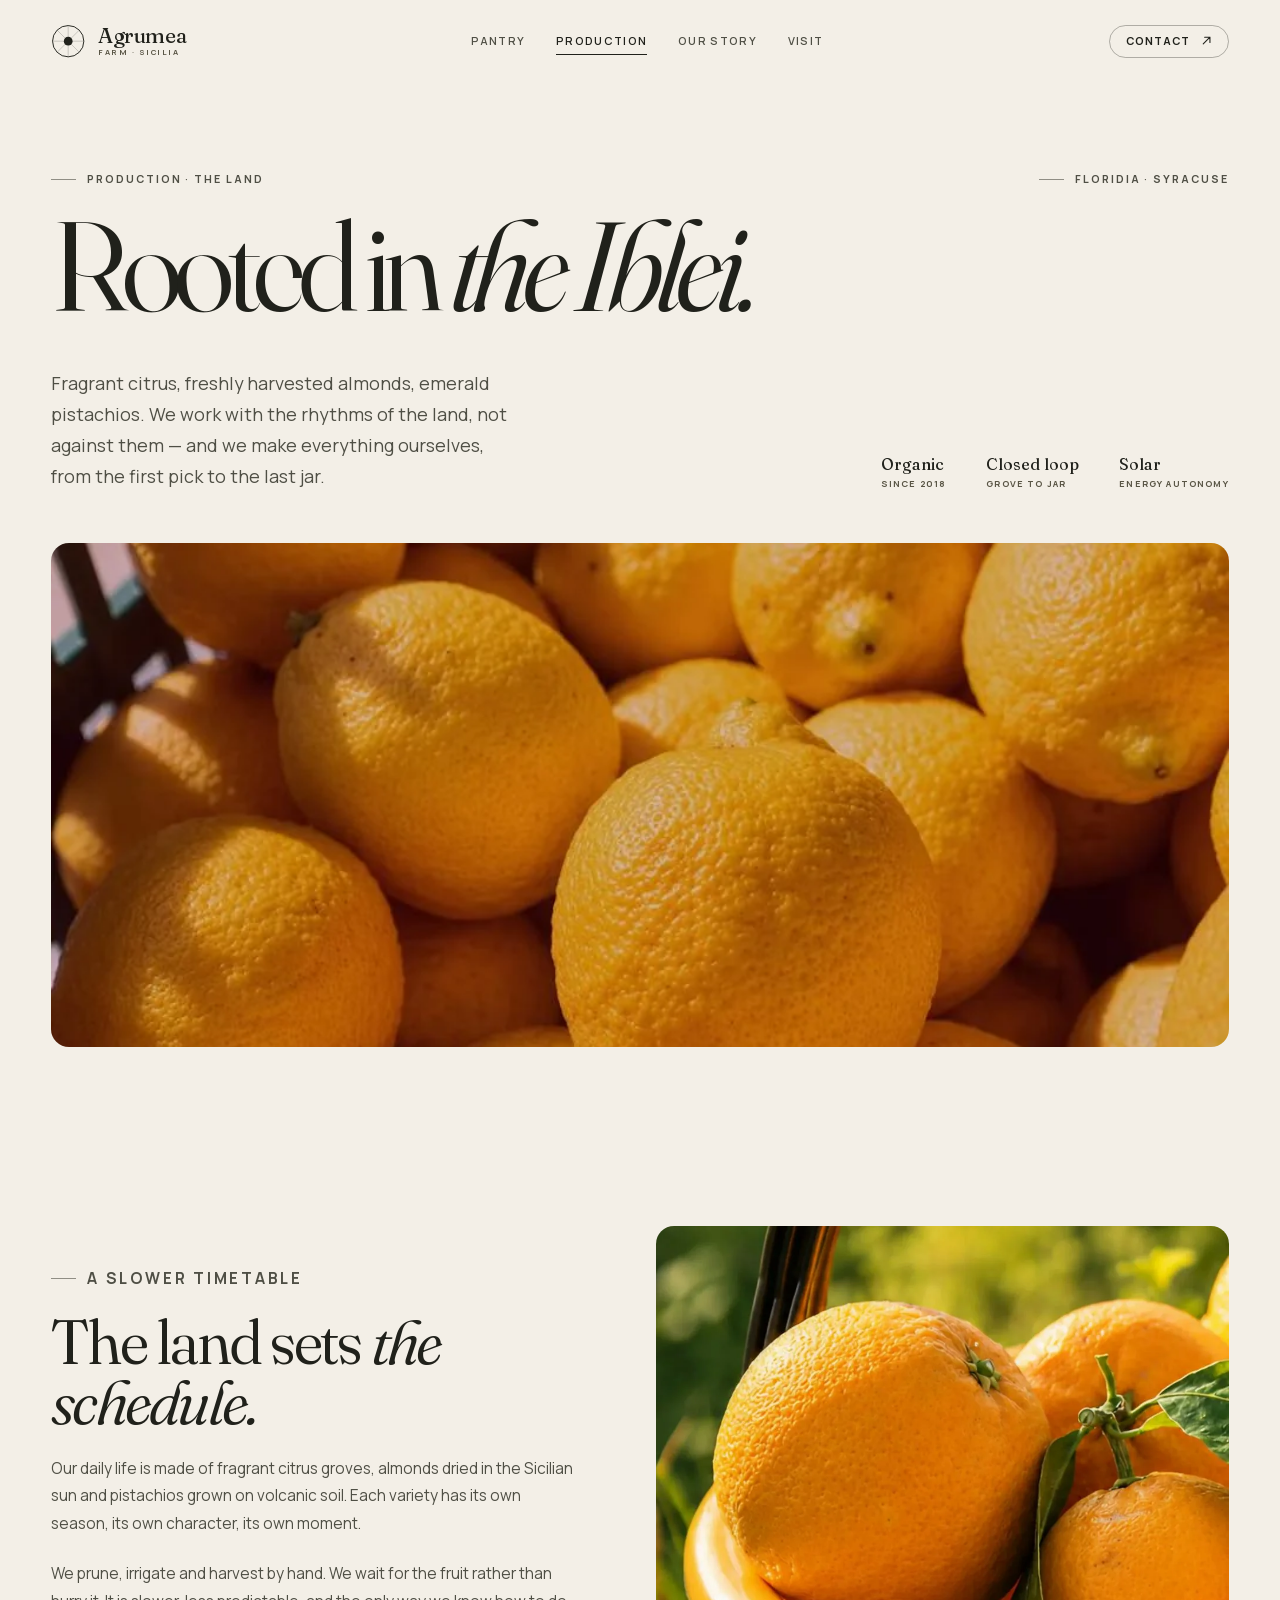
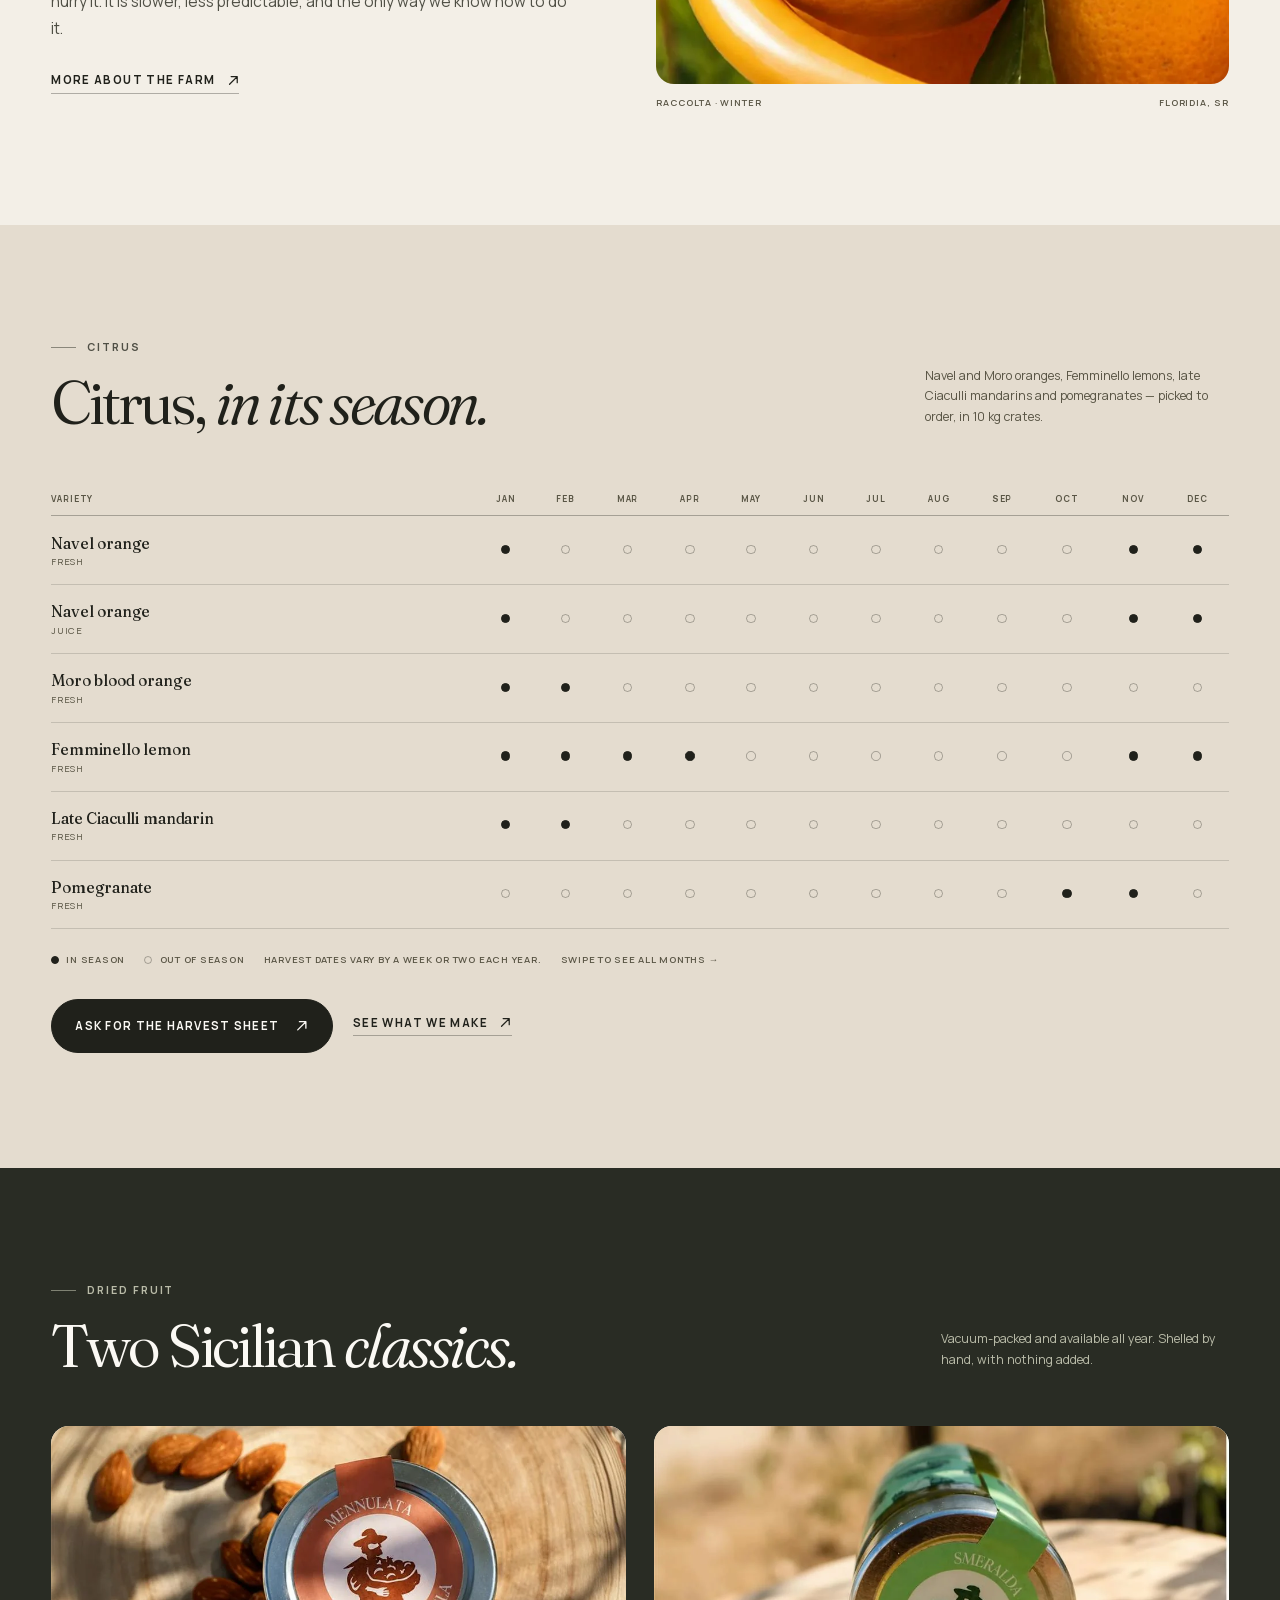
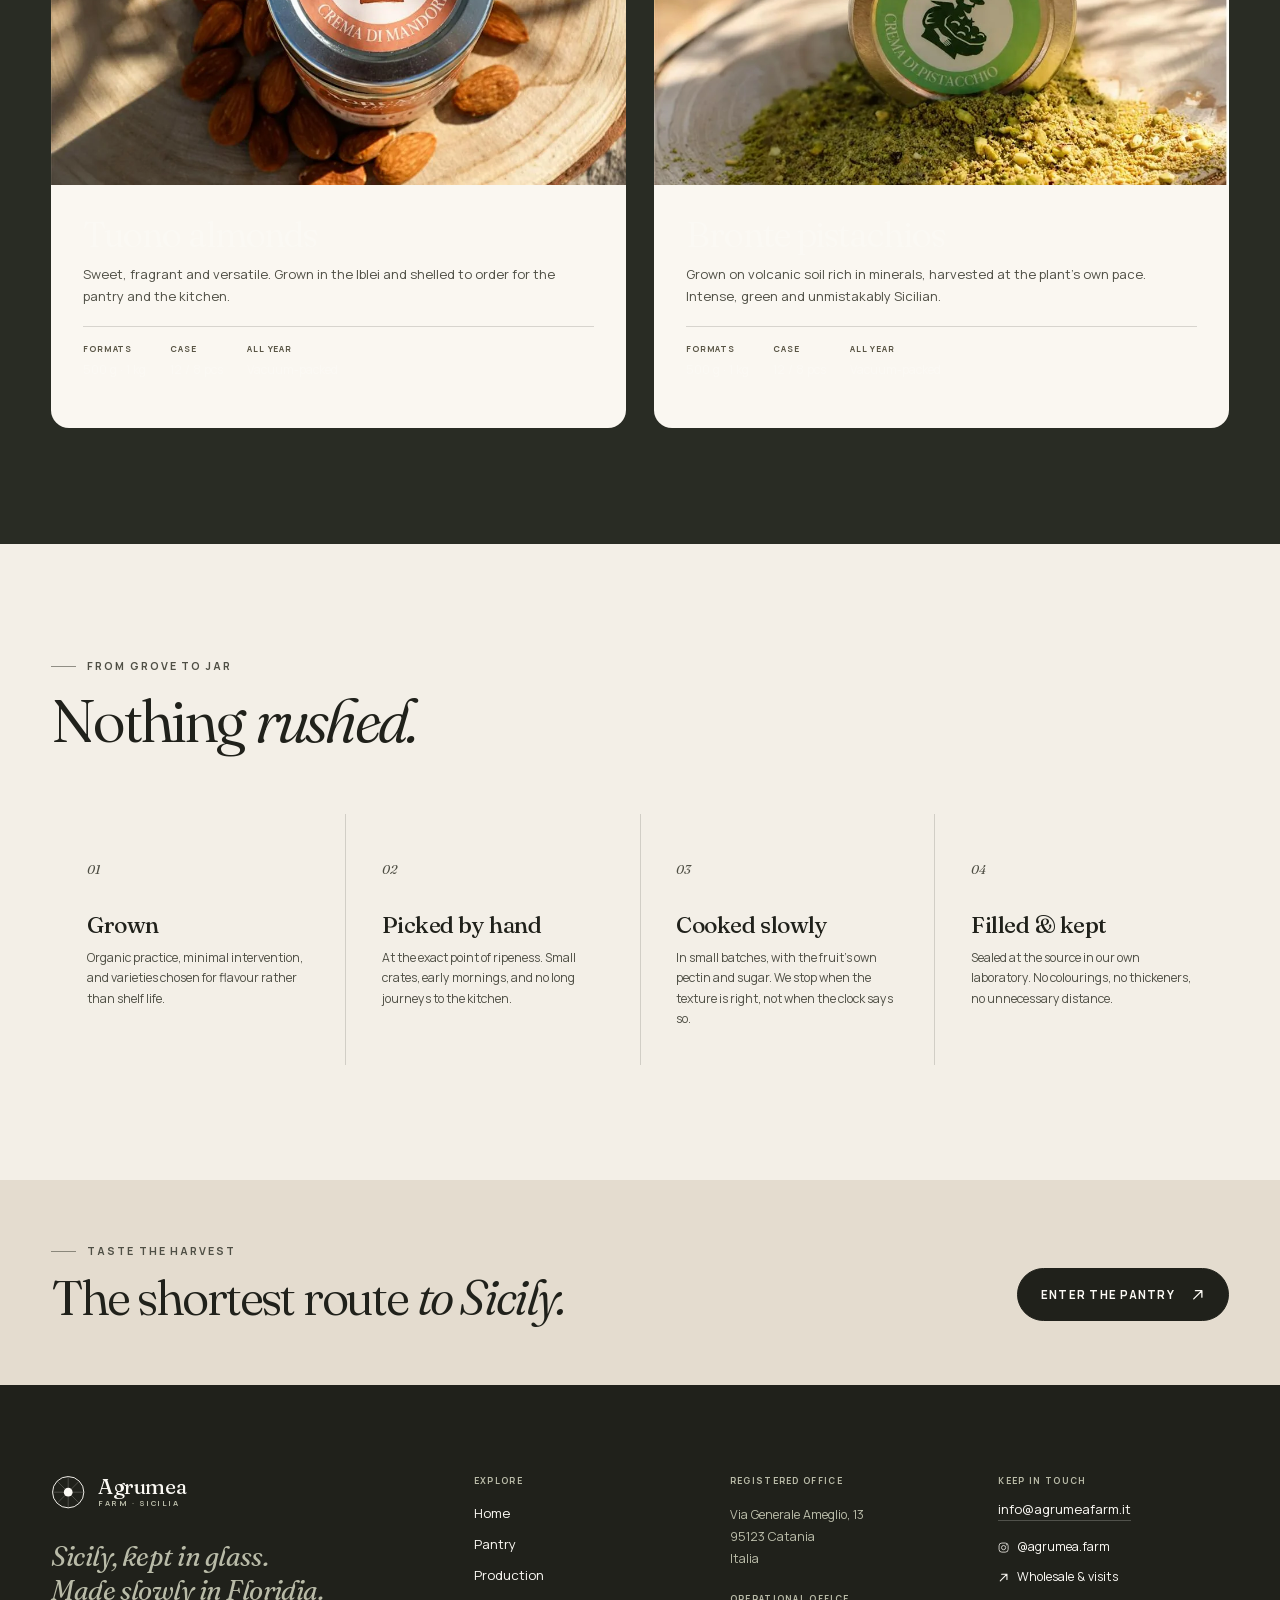
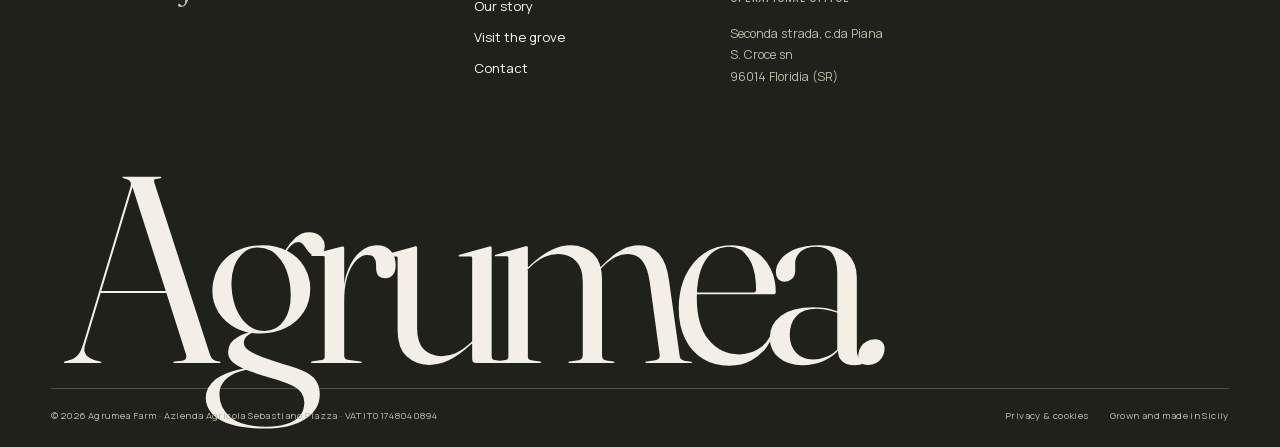
<file: production.html>
<!DOCTYPE html>
<html lang="en">
<head>
  <meta charset="UTF-8">
  <meta name="viewport" content="width=device-width, initial-scale=1">
  <title>Production | Agrumea Farm</title>
  <meta name="description" content="Organic citrus, almonds and pistachios grown in the Iblei mountains, harvested by hand and made into jars in Floridia.">
  <meta name="theme-color" content="#f3efe7">
  <meta property="og:title" content="Production | Agrumea Farm">
  <meta property="og:description" content="Organic citrus, almonds and pistachios grown in the Iblei mountains, harvested by hand and made into jars in Floridia.">
  <meta property="og:type" content="website">
  <meta property="og:image" content="assets/images/hero-table.webp">
  <meta name="format-detection" content="telephone=no">
  <link rel="icon" href="favicon.svg" type="image/svg+xml">
  <link rel="apple-touch-icon" href="assets/images/apple-touch-icon.png">
  <link rel="manifest" href="site.webmanifest">
  <link rel="preload" href="assets/fonts/fraunces-latin.woff2" as="font" type="font/woff2" crossorigin>
  <link rel="preload" href="assets/fonts/manrope-latin.woff2" as="font" type="font/woff2" crossorigin>
  <link rel="preload" as="image" href="assets/images/lemons.webp" fetchpriority="high">
  <link rel="stylesheet" href="assets/css/style.css">
  <script>document.documentElement.classList.add("js");</script>
</head>
<body>
<a class="skip-link" href="#main">Skip to content</a>
<header class="site-header" data-header>
  <div class="container header-inner">
    <a class="brand" href="index.html" aria-label="Agrumea Farm — home">
  <svg class="brand__mark" viewBox="0 0 40 40" fill="none" aria-hidden="true" focusable="false">
    <circle cx="20" cy="20" r="18.2" stroke="currentColor" stroke-width="1.1"/>
    <path d="M20 1.8v36.4M1.8 20h36.4M7.15 7.15l25.7 25.7M32.85 7.15l-25.7 25.7" stroke="currentColor" stroke-width=".55" opacity=".42"/>
    <circle cx="20" cy="20" r="5.1" fill="currentColor"/>
  </svg>
  <span class="brand__type"><span class="brand__name">Agrumea</span><span class="brand__sub">Farm · Sicilia</span></span>
</a>
    <nav class="desktop-nav" aria-label="Primary">
      <a href="pantry.html">Pantry</a>
<a href="production.html" aria-current="page">Production</a>
<a href="about.html">Our story</a>
<a href="visit.html">Visit</a>
    </nav>
    <div class="header-end">
      <a class="header-cta" href="contact.html">Contact <svg viewBox="0 0 12 12" fill="none" aria-hidden="true"><path d="M2.4 9.6 9.6 2.4M9.6 2.4H3.9M9.6 2.4v5.7" stroke="currentColor" stroke-width="1.15" stroke-linecap="round" stroke-linejoin="round"/></svg></a>
      <button class="menu-toggle" type="button" aria-expanded="false" aria-controls="site-menu" data-menu-toggle>
        <span class="menu-toggle__icon" aria-hidden="true"><span></span><span></span></span>
        <span class="menu-toggle__label menu-toggle__label--open">Menu</span>
        <span class="menu-toggle__label menu-toggle__label--close">Close</span>
      </button>
    </div>
  </div>
</header>
<div class="menu-panel" id="site-menu" role="dialog" aria-modal="true" aria-label="Site menu" aria-hidden="true" inert>
  <div class="menu-panel__inner">
    <div>
      <p class="menu-panel__label">Navigate</p>
      <nav class="menu-nav" aria-label="Site menu">
        <ul><li class="menu-nav__item"><a class="menu-nav__link" href="index.html"><span class="menu-nav__num">01</span><span>Home</span></a></li>
<li class="menu-nav__item"><a class="menu-nav__link" href="pantry.html"><span class="menu-nav__num">02</span><span>Pantry</span></a></li>
<li class="menu-nav__item"><a class="menu-nav__link" href="production.html" aria-current="page"><span class="menu-nav__num">03</span><span>Production</span></a></li>
<li class="menu-nav__item"><a class="menu-nav__link" href="about.html"><span class="menu-nav__num">04</span><span>Our story</span></a></li>
<li class="menu-nav__item"><a class="menu-nav__link" href="visit.html"><span class="menu-nav__num">05</span><span>Visit the grove</span></a></li>
<li class="menu-nav__item"><a class="menu-nav__link" href="contact.html"><span class="menu-nav__num">06</span><span>Contact</span></a></li></ul>
      </nav>
    </div>
    <div class="menu-panel__foot">
      <div>
        <p>Floridia, Sicilia</p>
        <p>Via Generale Ameglio 13, Catania</p>
      </div>
      <div class="menu-panel__meta">
        <a href="mailto:info@agrumeafarm.it">info@agrumeafarm.it</a>
        <a href="https://www.instagram.com/agrumea.farm/" target="_blank" rel="noopener noreferrer">Instagram</a>
        <a href="privacy.html">Privacy &amp; cookies</a>
      </div>
    </div>
  </div>
</div>
<main id="main">

<section class="page-hero">
  <div class="container">
    <div class="page-hero__top">
      <p class="eyebrow">Production · The land</p>
      <p class="eyebrow">Floridia · Syracuse</p>
    </div>
    <h1 class="page-hero__title">Rooted in <em>the Iblei.</em></h1>
    <div class="page-hero__support">
      <p class="page-hero__lead">Fragrant citrus, freshly harvested almonds, emerald pistachios. We work with the rhythms of the land, not against them — and we make everything ourselves, from the first pick to the last jar.</p>
      <div class="page-hero__meta">
        <div class="page-hero__meta-item"><span class="page-hero__meta-value">Organic</span><span class="page-hero__meta-label">Since 2018</span></div>
        <div class="page-hero__meta-item"><span class="page-hero__meta-value">Closed loop</span><span class="page-hero__meta-label">Grove to jar</span></div>
        <div class="page-hero__meta-item"><span class="page-hero__meta-value">Solar</span><span class="page-hero__meta-label">Energy autonomy</span></div>
      </div>
    </div>
    <div class="page-hero__media">
      <img src="assets/images/lemons.webp" width="1000" height="750" alt="A pile of freshly picked Femminello lemons" fetchpriority="high" decoding="async">
    </div>
  </div>
</section>

<section class="section">
  <div class="container split split--media-left">
    <div class="split__copy" data-reveal>
      <p class="eyebrow">A slower timetable</p>
      <h2>The land sets <em>the schedule.</em></h2>
      <p>Our daily life is made of fragrant citrus groves, almonds dried in the Sicilian sun and pistachios grown on volcanic soil. Each variety has its own season, its own character, its own moment.</p>
      <p>We prune, irrigate and harvest by hand. We wait for the fruit rather than hurry it. It is slower, less predictable, and the only way we know how to do it.</p>
      <a class="link-arrow" href="about.html">More about the farm <svg viewBox="0 0 12 12" fill="none" aria-hidden="true"><path d="M2.4 9.6 9.6 2.4M9.6 2.4H3.9M9.6 2.4v5.7" stroke="currentColor" stroke-width="1.15" stroke-linecap="round" stroke-linejoin="round"/></svg></a>
    </div>
    <div class="split__media" data-reveal data-reveal-delay="1">
      <div class="split__frame split__frame--wide">
        <img src="assets/images/oranges.webp" width="1000" height="1332" alt="Sicilian oranges gathered in a yellow harvesting basket" loading="lazy" decoding="async">
      </div>
      <div class="split__caption"><span>Raccolta · winter</span><span>Floridia, SR</span></div>
    </div>
  </div>
</section>

<section class="section section--sand">
  <div class="container">
    <div class="section-head" data-reveal>
      <div>
        <p class="eyebrow">Citrus</p>
        <h2 class="section-head__title">Citrus, <em>in its season.</em></h2>
      </div>
      <div class="section-head__aside"><p class="muted" style="max-width:19rem;font-size:.78rem;line-height:1.65;">Navel and Moro oranges, Femminello lemons, late Ciaculli mandarins and pomegranates — picked to order, in 10 kg crates.</p></div>
    </div>
    <div data-reveal><div class="table-wrap" tabindex="0" role="region" aria-label="Seasonality table — scroll horizontally for all months">
  <table class="season-table">
    <caption class="visually-hidden">Sicilian citrus and pomegranate availability by month</caption>
    <thead><tr><th scope="col">Variety</th><th scope="col">Jan</th><th scope="col">Feb</th><th scope="col">Mar</th><th scope="col">Apr</th><th scope="col">May</th><th scope="col">Jun</th><th scope="col">Jul</th><th scope="col">Aug</th><th scope="col">Sep</th><th scope="col">Oct</th><th scope="col">Nov</th><th scope="col">Dec</th></tr></thead>
    <tbody><tr><td>Navel orange<span class="muted" style="display:block;font-family:var(--font-sans);font-size:.58rem;letter-spacing:.08em;text-transform:uppercase;">Fresh</span></td><td><span class="month-dot is-on" aria-hidden="true"></span><span class="visually-hidden">available</span></td><td><span class="month-dot" aria-hidden="true"></span><span class="visually-hidden">not in season</span></td><td><span class="month-dot" aria-hidden="true"></span><span class="visually-hidden">not in season</span></td><td><span class="month-dot" aria-hidden="true"></span><span class="visually-hidden">not in season</span></td><td><span class="month-dot" aria-hidden="true"></span><span class="visually-hidden">not in season</span></td><td><span class="month-dot" aria-hidden="true"></span><span class="visually-hidden">not in season</span></td><td><span class="month-dot" aria-hidden="true"></span><span class="visually-hidden">not in season</span></td><td><span class="month-dot" aria-hidden="true"></span><span class="visually-hidden">not in season</span></td><td><span class="month-dot" aria-hidden="true"></span><span class="visually-hidden">not in season</span></td><td><span class="month-dot" aria-hidden="true"></span><span class="visually-hidden">not in season</span></td><td><span class="month-dot is-on" aria-hidden="true"></span><span class="visually-hidden">available</span></td><td><span class="month-dot is-on" aria-hidden="true"></span><span class="visually-hidden">available</span></td></tr><tr><td>Navel orange<span class="muted" style="display:block;font-family:var(--font-sans);font-size:.58rem;letter-spacing:.08em;text-transform:uppercase;">Juice</span></td><td><span class="month-dot is-on" aria-hidden="true"></span><span class="visually-hidden">available</span></td><td><span class="month-dot" aria-hidden="true"></span><span class="visually-hidden">not in season</span></td><td><span class="month-dot" aria-hidden="true"></span><span class="visually-hidden">not in season</span></td><td><span class="month-dot" aria-hidden="true"></span><span class="visually-hidden">not in season</span></td><td><span class="month-dot" aria-hidden="true"></span><span class="visually-hidden">not in season</span></td><td><span class="month-dot" aria-hidden="true"></span><span class="visually-hidden">not in season</span></td><td><span class="month-dot" aria-hidden="true"></span><span class="visually-hidden">not in season</span></td><td><span class="month-dot" aria-hidden="true"></span><span class="visually-hidden">not in season</span></td><td><span class="month-dot" aria-hidden="true"></span><span class="visually-hidden">not in season</span></td><td><span class="month-dot" aria-hidden="true"></span><span class="visually-hidden">not in season</span></td><td><span class="month-dot is-on" aria-hidden="true"></span><span class="visually-hidden">available</span></td><td><span class="month-dot is-on" aria-hidden="true"></span><span class="visually-hidden">available</span></td></tr><tr><td>Moro blood orange<span class="muted" style="display:block;font-family:var(--font-sans);font-size:.58rem;letter-spacing:.08em;text-transform:uppercase;">Fresh</span></td><td><span class="month-dot is-on" aria-hidden="true"></span><span class="visually-hidden">available</span></td><td><span class="month-dot is-on" aria-hidden="true"></span><span class="visually-hidden">available</span></td><td><span class="month-dot" aria-hidden="true"></span><span class="visually-hidden">not in season</span></td><td><span class="month-dot" aria-hidden="true"></span><span class="visually-hidden">not in season</span></td><td><span class="month-dot" aria-hidden="true"></span><span class="visually-hidden">not in season</span></td><td><span class="month-dot" aria-hidden="true"></span><span class="visually-hidden">not in season</span></td><td><span class="month-dot" aria-hidden="true"></span><span class="visually-hidden">not in season</span></td><td><span class="month-dot" aria-hidden="true"></span><span class="visually-hidden">not in season</span></td><td><span class="month-dot" aria-hidden="true"></span><span class="visually-hidden">not in season</span></td><td><span class="month-dot" aria-hidden="true"></span><span class="visually-hidden">not in season</span></td><td><span class="month-dot" aria-hidden="true"></span><span class="visually-hidden">not in season</span></td><td><span class="month-dot" aria-hidden="true"></span><span class="visually-hidden">not in season</span></td></tr><tr><td>Femminello lemon<span class="muted" style="display:block;font-family:var(--font-sans);font-size:.58rem;letter-spacing:.08em;text-transform:uppercase;">Fresh</span></td><td><span class="month-dot is-on" aria-hidden="true"></span><span class="visually-hidden">available</span></td><td><span class="month-dot is-on" aria-hidden="true"></span><span class="visually-hidden">available</span></td><td><span class="month-dot is-on" aria-hidden="true"></span><span class="visually-hidden">available</span></td><td><span class="month-dot is-on" aria-hidden="true"></span><span class="visually-hidden">available</span></td><td><span class="month-dot" aria-hidden="true"></span><span class="visually-hidden">not in season</span></td><td><span class="month-dot" aria-hidden="true"></span><span class="visually-hidden">not in season</span></td><td><span class="month-dot" aria-hidden="true"></span><span class="visually-hidden">not in season</span></td><td><span class="month-dot" aria-hidden="true"></span><span class="visually-hidden">not in season</span></td><td><span class="month-dot" aria-hidden="true"></span><span class="visually-hidden">not in season</span></td><td><span class="month-dot" aria-hidden="true"></span><span class="visually-hidden">not in season</span></td><td><span class="month-dot is-on" aria-hidden="true"></span><span class="visually-hidden">available</span></td><td><span class="month-dot is-on" aria-hidden="true"></span><span class="visually-hidden">available</span></td></tr><tr><td>Late Ciaculli mandarin<span class="muted" style="display:block;font-family:var(--font-sans);font-size:.58rem;letter-spacing:.08em;text-transform:uppercase;">Fresh</span></td><td><span class="month-dot is-on" aria-hidden="true"></span><span class="visually-hidden">available</span></td><td><span class="month-dot is-on" aria-hidden="true"></span><span class="visually-hidden">available</span></td><td><span class="month-dot" aria-hidden="true"></span><span class="visually-hidden">not in season</span></td><td><span class="month-dot" aria-hidden="true"></span><span class="visually-hidden">not in season</span></td><td><span class="month-dot" aria-hidden="true"></span><span class="visually-hidden">not in season</span></td><td><span class="month-dot" aria-hidden="true"></span><span class="visually-hidden">not in season</span></td><td><span class="month-dot" aria-hidden="true"></span><span class="visually-hidden">not in season</span></td><td><span class="month-dot" aria-hidden="true"></span><span class="visually-hidden">not in season</span></td><td><span class="month-dot" aria-hidden="true"></span><span class="visually-hidden">not in season</span></td><td><span class="month-dot" aria-hidden="true"></span><span class="visually-hidden">not in season</span></td><td><span class="month-dot" aria-hidden="true"></span><span class="visually-hidden">not in season</span></td><td><span class="month-dot" aria-hidden="true"></span><span class="visually-hidden">not in season</span></td></tr><tr><td>Pomegranate<span class="muted" style="display:block;font-family:var(--font-sans);font-size:.58rem;letter-spacing:.08em;text-transform:uppercase;">Fresh</span></td><td><span class="month-dot" aria-hidden="true"></span><span class="visually-hidden">not in season</span></td><td><span class="month-dot" aria-hidden="true"></span><span class="visually-hidden">not in season</span></td><td><span class="month-dot" aria-hidden="true"></span><span class="visually-hidden">not in season</span></td><td><span class="month-dot" aria-hidden="true"></span><span class="visually-hidden">not in season</span></td><td><span class="month-dot" aria-hidden="true"></span><span class="visually-hidden">not in season</span></td><td><span class="month-dot" aria-hidden="true"></span><span class="visually-hidden">not in season</span></td><td><span class="month-dot" aria-hidden="true"></span><span class="visually-hidden">not in season</span></td><td><span class="month-dot" aria-hidden="true"></span><span class="visually-hidden">not in season</span></td><td><span class="month-dot" aria-hidden="true"></span><span class="visually-hidden">not in season</span></td><td><span class="month-dot is-on" aria-hidden="true"></span><span class="visually-hidden">available</span></td><td><span class="month-dot is-on" aria-hidden="true"></span><span class="visually-hidden">available</span></td><td><span class="month-dot" aria-hidden="true"></span><span class="visually-hidden">not in season</span></td></tr></tbody>
  </table>
</div>
<div class="season-key"><span><i class="is-on"></i> In season</span><span><i></i> Out of season</span><span>Harvest dates vary by a week or two each year.</span><span class="season-swipe">Swipe to see all months →</span></div></div>
    <div class="button-row" style="margin-top:2rem;" data-reveal>
      <a class="btn" href="contact.html">Ask for the harvest sheet <svg viewBox="0 0 12 12" fill="none" aria-hidden="true"><path d="M2.4 9.6 9.6 2.4M9.6 2.4H3.9M9.6 2.4v5.7" stroke="currentColor" stroke-width="1.15" stroke-linecap="round" stroke-linejoin="round"/></svg></a>
      <a class="link-arrow" href="pantry.html">See what we make <svg viewBox="0 0 12 12" fill="none" aria-hidden="true"><path d="M2.4 9.6 9.6 2.4M9.6 2.4H3.9M9.6 2.4v5.7" stroke="currentColor" stroke-width="1.15" stroke-linecap="round" stroke-linejoin="round"/></svg></a>
    </div>
  </div>
</section>

<section class="section dark-section">
  <div class="container">
    <div class="section-head" data-reveal>
      <div>
        <p class="eyebrow">Dried fruit</p>
        <h2 class="section-head__title" style="color:var(--cream);">Two Sicilian <em>classics.</em></h2>
      </div>
      <div class="section-head__aside"><p style="max-width:18rem;color:var(--olive-light);font-size:.78rem;line-height:1.65;">Vacuum-packed and available all year. Shelled by hand, with nothing added.</p></div>
    </div>
    <div class="dried-grid">
      <article class="dried-card" data-reveal>
        <div class="dried-card__media"><img src="assets/images/almond.webp" width="1000" height="625" alt="Tuono almonds arranged around a jar of almond spread" loading="lazy" decoding="async"></div>
        <div class="dried-card__body">
          <h3>Tuono almonds</h3>
          <p>Sweet, fragrant and versatile. Grown in the Iblei and shelled to order for the pantry and the kitchen.</p>
          <dl><div><dt>Formats</dt><dd>500 g · 1 kg</dd></div><div><dt>Case</dt><dd>12 / 8 pcs</dd></div><div><dt>All year</dt><dd>Vacuum-packed</dd></div></dl>
        </div>
      </article>
      <article class="dried-card" data-reveal data-reveal-delay="1">
        <div class="dried-card__media"><img src="assets/images/pistachio.webp" width="1000" height="625" alt="Sicilian pistachios and a jar of pistachio cream on a stone surface" loading="lazy" decoding="async"></div>
        <div class="dried-card__body">
          <h3>Bronte pistachios</h3>
          <p>Grown on volcanic soil rich in minerals, harvested at the plant's own pace. Intense, green and unmistakably Sicilian.</p>
          <dl><div><dt>Formats</dt><dd>500 g · 1 kg</dd></div><div><dt>Case</dt><dd>12 / 8 pcs</dd></div><div><dt>All year</dt><dd>Vacuum-packed</dd></div></dl>
        </div>
      </article>
    </div>
  </div>
</section>

<section class="section">
  <div class="container">
    <div class="section-head" data-reveal>
      <div>
        <p class="eyebrow">From grove to jar</p>
        <h2 class="section-head__title">Nothing <em>rushed.</em></h2>
      </div>
    </div>
    <div class="process-grid">
      <article class="process-step" data-reveal><p class="process-step__num">01</p><h3>Grown</h3><p>Organic practice, minimal intervention, and varieties chosen for flavour rather than shelf life.</p></article>
      <article class="process-step" data-reveal data-reveal-delay="1"><p class="process-step__num">02</p><h3>Picked by hand</h3><p>At the exact point of ripeness. Small crates, early mornings, and no long journeys to the kitchen.</p></article>
      <article class="process-step" data-reveal data-reveal-delay="2"><p class="process-step__num">03</p><h3>Cooked slowly</h3><p>In small batches, with the fruit's own pectin and sugar. We stop when the texture is right, not when the clock says so.</p></article>
      <article class="process-step" data-reveal data-reveal-delay="3"><p class="process-step__num">04</p><h3>Filled &amp; kept</h3><p>Sealed at the source in our own laboratory. No colourings, no thickeners, no unnecessary distance.</p></article>
    </div>
  </div>
</section>

<section class="section section--tight section--sand">
  <div class="container" style="display:flex;flex-wrap:wrap;align-items:end;justify-content:space-between;gap:2rem;">
    <div>
      <p class="eyebrow">Taste the harvest</p>
      <h2 class="display display--sm" style="margin-top:1rem;">The shortest route <em>to Sicily.</em></h2>
    </div>
    <a class="btn" href="pantry.html">Enter the pantry <svg viewBox="0 0 12 12" fill="none" aria-hidden="true"><path d="M2.4 9.6 9.6 2.4M9.6 2.4H3.9M9.6 2.4v5.7" stroke="currentColor" stroke-width="1.15" stroke-linecap="round" stroke-linejoin="round"/></svg></a>
  </div>
</section>

</main>
<footer class="site-footer">
  <div class="container">
    <div class="footer-grid">
      <div class="footer-brand">
        <a class="brand" href="index.html" aria-label="Agrumea Farm — home">
  <svg class="brand__mark" viewBox="0 0 40 40" fill="none" aria-hidden="true" focusable="false">
    <circle cx="20" cy="20" r="18.2" stroke="currentColor" stroke-width="1.1"/>
    <path d="M20 1.8v36.4M1.8 20h36.4M7.15 7.15l25.7 25.7M32.85 7.15l-25.7 25.7" stroke="currentColor" stroke-width=".55" opacity=".42"/>
    <circle cx="20" cy="20" r="5.1" fill="currentColor"/>
  </svg>
  <span class="brand__type"><span class="brand__name">Agrumea</span><span class="brand__sub">Farm · Sicilia</span></span>
</a>
        <p class="footer-tagline">Sicily, kept in glass.<br>Made slowly in Floridia.</p>
      </div>
      <div>
        <p class="footer-label">Explore</p>
        <nav class="footer-nav" aria-label="Footer">
          <a href="index.html">Home</a>
<a href="pantry.html">Pantry</a>
<a href="production.html">Production</a>
<a href="about.html">Our story</a>
<a href="visit.html">Visit the grove</a>
<a href="contact.html">Contact</a>
        </nav>
      </div>
      <div>
        <p class="footer-label">Registered office</p>
        <p class="footer-address">Via Generale Ameglio, 13<br>95123 Catania<br>Italia</p>
        <span class="footer-label">Operational office</span>
        <p class="footer-address">Seconda strada, c.da Piana<br>S. Croce sn<br>96014 Floridia (SR)</p>
      </div>
      <div class="footer-contact">
        <p class="footer-label">Keep in touch</p>
        <a class="footer-mail" href="mailto:info@agrumeafarm.it">info@agrumeafarm.it</a>
        <div class="footer-social">
          <a href="https://www.instagram.com/agrumea.farm/" target="_blank" rel="noopener noreferrer"><svg viewBox="0 0 16 16" fill="none" aria-hidden="true"><rect x="1.5" y="1.5" width="13" height="13" rx="4" stroke="currentColor" stroke-width="1.1"/><circle cx="8" cy="8" r="3" stroke="currentColor" stroke-width="1.1"/><circle cx="12" cy="4" r=".8" fill="currentColor"/></svg> @agrumea.farm</a>
          <a href="contact.html"><svg viewBox="0 0 12 12" fill="none" aria-hidden="true"><path d="M2.4 9.6 9.6 2.4M9.6 2.4H3.9M9.6 2.4v5.7" stroke="currentColor" stroke-width="1.15" stroke-linecap="round" stroke-linejoin="round"/></svg> Wholesale &amp; visits</a>
        </div>
      </div>
    </div>
    <p class="footer-wordmark" aria-hidden="true">Agrumea<em>.</em></p>
    <div class="footer-bottom">
      <p>© 2026 Agrumea Farm · Azienda Agricola Sebastiano Piazza · VAT IT01748040894</p>
      <div class="footer-legal">
        <a href="privacy.html">Privacy &amp; cookies</a>
        <span>Grown and made in Sicily</span>
      </div>
    </div>
  </div>
</footer>
<script src="assets/js/main.js" defer></script>
</body>
</html>
</file>
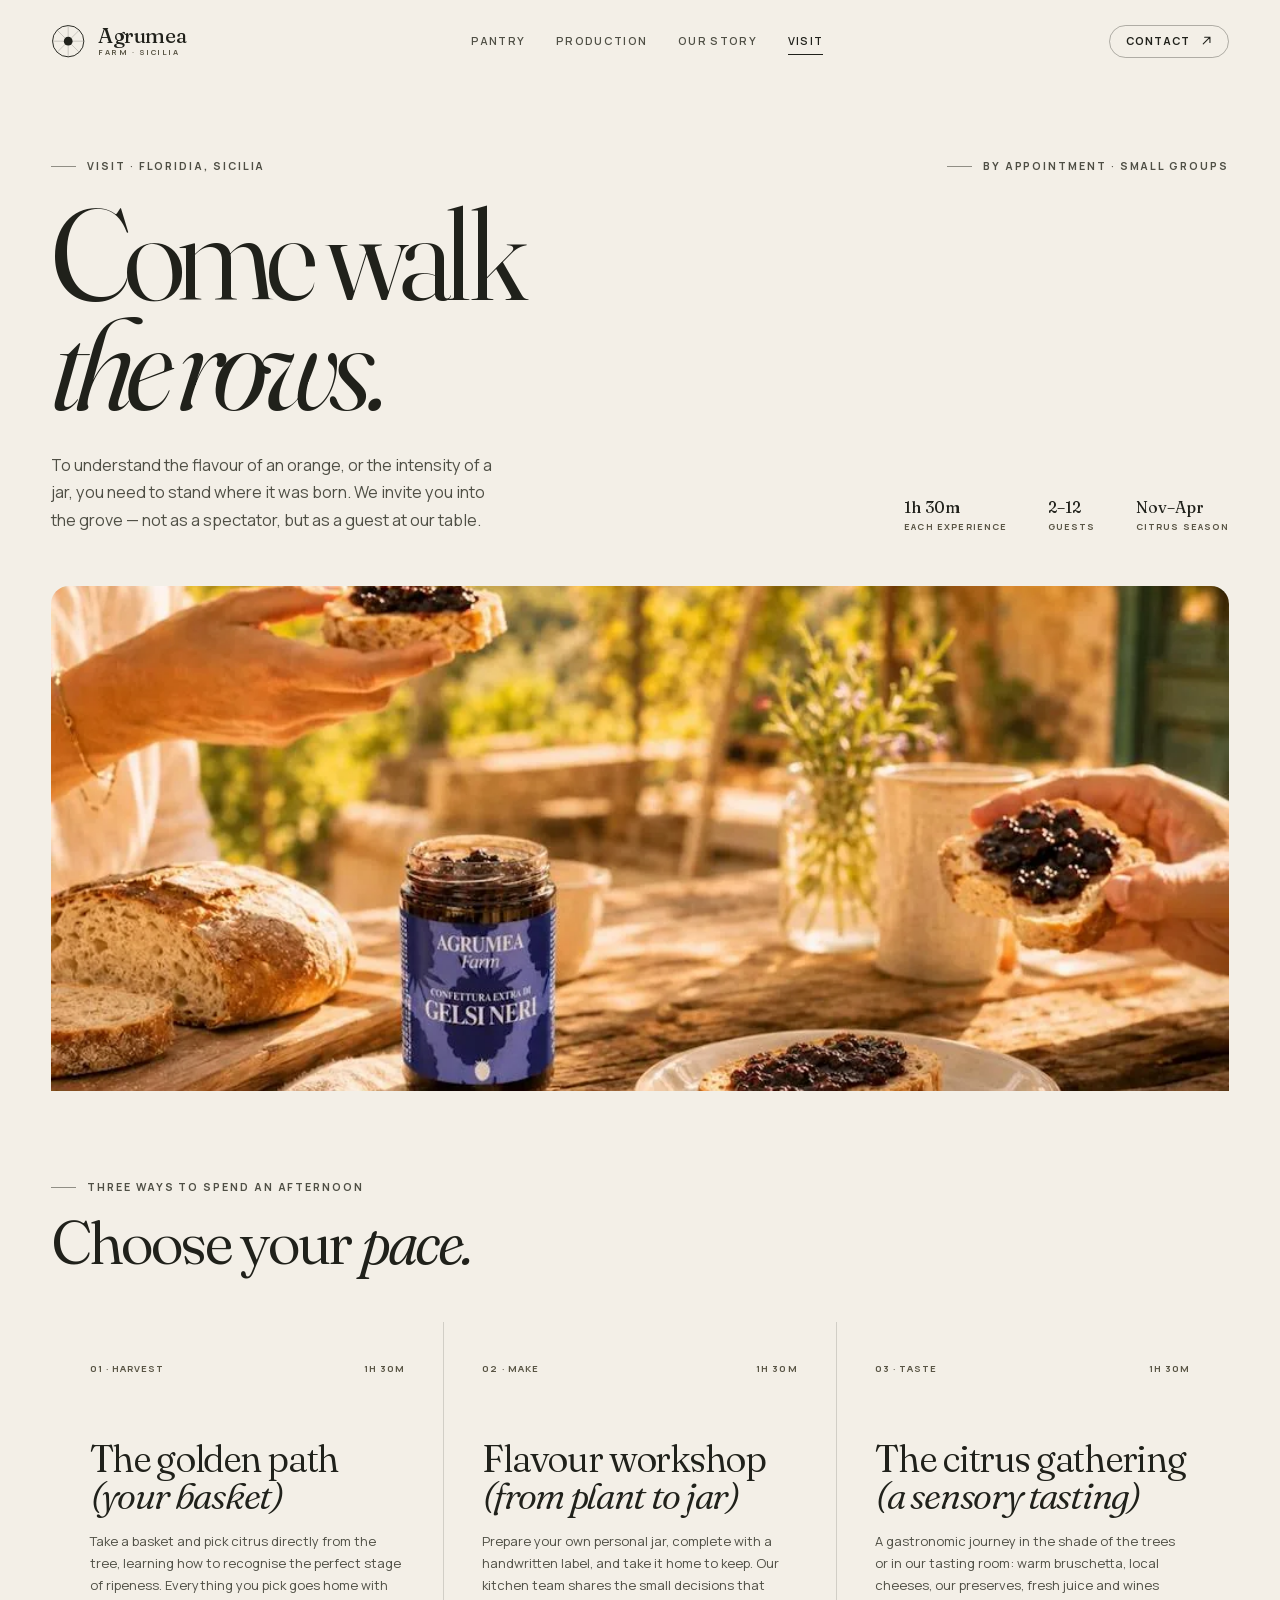
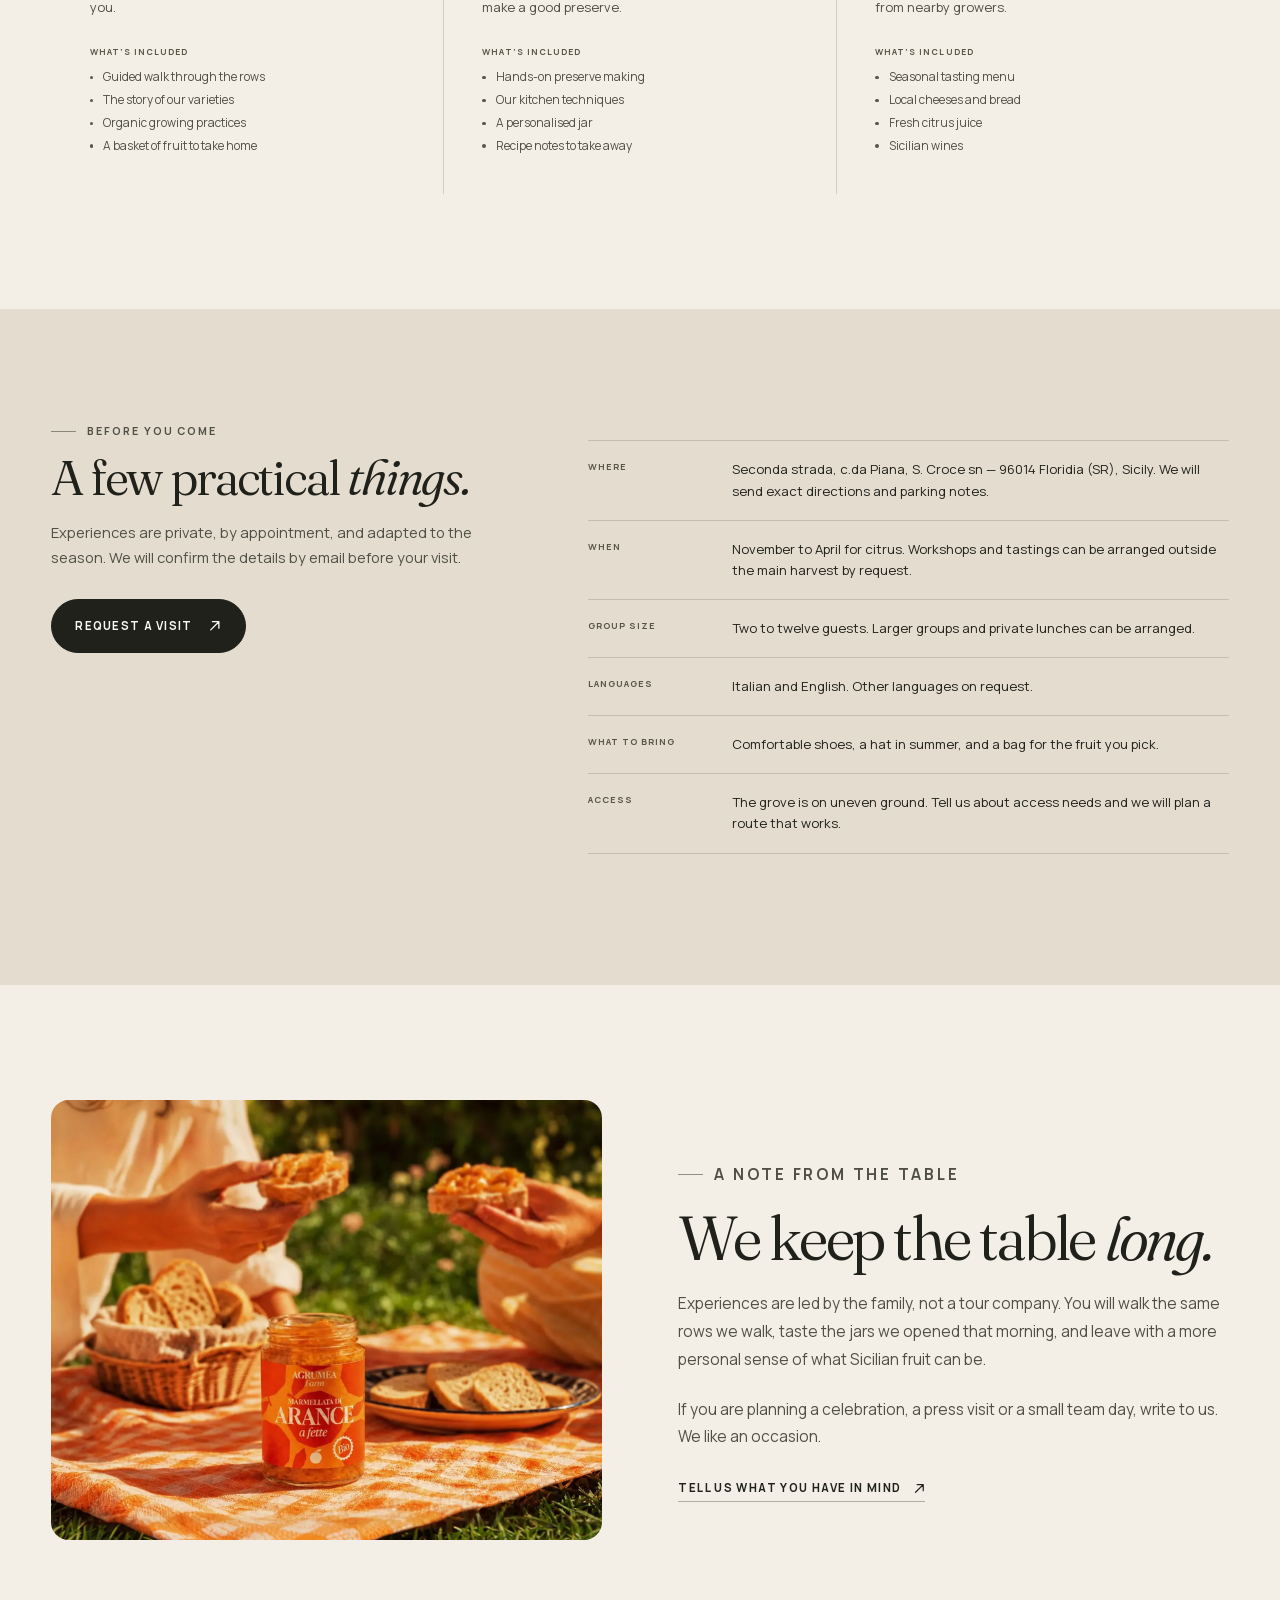
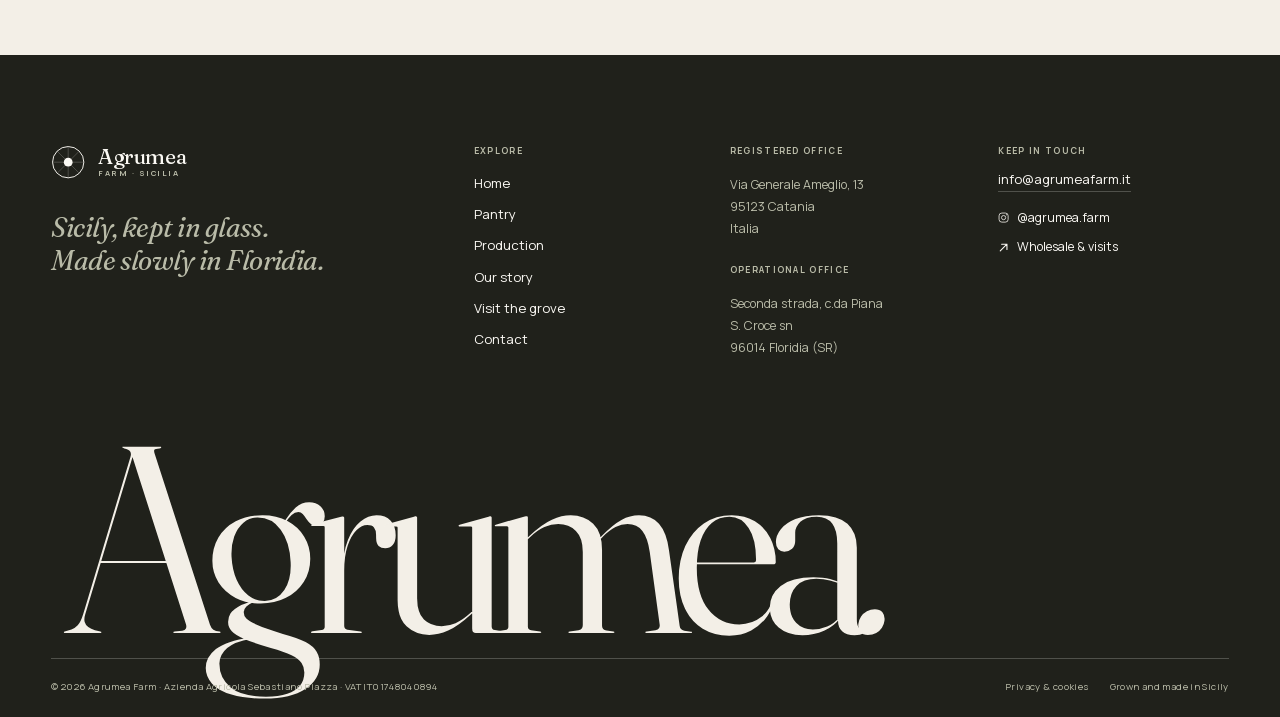
<file: visit.html>
<!DOCTYPE html>
<html lang="en">
<head>
  <meta charset="UTF-8">
  <meta name="viewport" content="width=device-width, initial-scale=1">
  <title>Visit the grove | Agrumea Farm</title>
  <meta name="description" content="Walk the citrus rows, make a jar or sit down for a tasting at Agrumea Farm in Floridia, Sicily. Private experiences by appointment.">
  <meta name="theme-color" content="#f3efe7">
  <meta property="og:title" content="Visit the grove | Agrumea Farm">
  <meta property="og:description" content="Walk the citrus rows, make a jar or sit down for a tasting at Agrumea Farm in Floridia, Sicily. Private experiences by appointment.">
  <meta property="og:type" content="website">
  <meta property="og:image" content="assets/images/hero-table.webp">
  <meta name="format-detection" content="telephone=no">
  <link rel="icon" href="favicon.svg" type="image/svg+xml">
  <link rel="apple-touch-icon" href="assets/images/apple-touch-icon.png">
  <link rel="manifest" href="site.webmanifest">
  <link rel="preload" href="assets/fonts/fraunces-latin.woff2" as="font" type="font/woff2" crossorigin>
  <link rel="preload" href="assets/fonts/manrope-latin.woff2" as="font" type="font/woff2" crossorigin>
  <link rel="preload" as="image" href="assets/images/gelso-table.webp" fetchpriority="high">
  <link rel="stylesheet" href="assets/css/style.css">
  <script>document.documentElement.classList.add("js");</script>
</head>
<body>
<a class="skip-link" href="#main">Skip to content</a>
<header class="site-header" data-header>
  <div class="container header-inner">
    <a class="brand" href="index.html" aria-label="Agrumea Farm — home">
  <svg class="brand__mark" viewBox="0 0 40 40" fill="none" aria-hidden="true" focusable="false">
    <circle cx="20" cy="20" r="18.2" stroke="currentColor" stroke-width="1.1"/>
    <path d="M20 1.8v36.4M1.8 20h36.4M7.15 7.15l25.7 25.7M32.85 7.15l-25.7 25.7" stroke="currentColor" stroke-width=".55" opacity=".42"/>
    <circle cx="20" cy="20" r="5.1" fill="currentColor"/>
  </svg>
  <span class="brand__type"><span class="brand__name">Agrumea</span><span class="brand__sub">Farm · Sicilia</span></span>
</a>
    <nav class="desktop-nav" aria-label="Primary">
      <a href="pantry.html">Pantry</a>
<a href="production.html">Production</a>
<a href="about.html">Our story</a>
<a href="visit.html" aria-current="page">Visit</a>
    </nav>
    <div class="header-end">
      <a class="header-cta" href="contact.html">Contact <svg viewBox="0 0 12 12" fill="none" aria-hidden="true"><path d="M2.4 9.6 9.6 2.4M9.6 2.4H3.9M9.6 2.4v5.7" stroke="currentColor" stroke-width="1.15" stroke-linecap="round" stroke-linejoin="round"/></svg></a>
      <button class="menu-toggle" type="button" aria-expanded="false" aria-controls="site-menu" data-menu-toggle>
        <span class="menu-toggle__icon" aria-hidden="true"><span></span><span></span></span>
        <span class="menu-toggle__label menu-toggle__label--open">Menu</span>
        <span class="menu-toggle__label menu-toggle__label--close">Close</span>
      </button>
    </div>
  </div>
</header>
<div class="menu-panel" id="site-menu" role="dialog" aria-modal="true" aria-label="Site menu" aria-hidden="true" inert>
  <div class="menu-panel__inner">
    <div>
      <p class="menu-panel__label">Navigate</p>
      <nav class="menu-nav" aria-label="Site menu">
        <ul><li class="menu-nav__item"><a class="menu-nav__link" href="index.html"><span class="menu-nav__num">01</span><span>Home</span></a></li>
<li class="menu-nav__item"><a class="menu-nav__link" href="pantry.html"><span class="menu-nav__num">02</span><span>Pantry</span></a></li>
<li class="menu-nav__item"><a class="menu-nav__link" href="production.html"><span class="menu-nav__num">03</span><span>Production</span></a></li>
<li class="menu-nav__item"><a class="menu-nav__link" href="about.html"><span class="menu-nav__num">04</span><span>Our story</span></a></li>
<li class="menu-nav__item"><a class="menu-nav__link" href="visit.html" aria-current="page"><span class="menu-nav__num">05</span><span>Visit the grove</span></a></li>
<li class="menu-nav__item"><a class="menu-nav__link" href="contact.html"><span class="menu-nav__num">06</span><span>Contact</span></a></li></ul>
      </nav>
    </div>
    <div class="menu-panel__foot">
      <div>
        <p>Floridia, Sicilia</p>
        <p>Via Generale Ameglio 13, Catania</p>
      </div>
      <div class="menu-panel__meta">
        <a href="mailto:info@agrumeafarm.it">info@agrumeafarm.it</a>
        <a href="https://www.instagram.com/agrumea.farm/" target="_blank" rel="noopener noreferrer">Instagram</a>
        <a href="privacy.html">Privacy &amp; cookies</a>
      </div>
    </div>
  </div>
</div>
<main id="main">

<section class="visit-hero">
  <div class="container">
    <div class="page-hero__top">
      <p class="eyebrow">Visit · Floridia, Sicilia</p>
      <p class="eyebrow">By appointment · Small groups</p>
    </div>
    <h1 class="visit-hero__title">Come walk<br><em>the rows.</em></h1>
    <div class="visit-hero__row">
      <p class="lead">To understand the flavour of an orange, or the intensity of a jar, you need to stand where it was born. We invite you into the grove — not as a spectator, but as a guest at our table.</p>
      <div class="page-hero__meta" style="justify-content:flex-end;">
        <div class="page-hero__meta-item"><span class="page-hero__meta-value">1h 30m</span><span class="page-hero__meta-label">Each experience</span></div>
        <div class="page-hero__meta-item"><span class="page-hero__meta-value">2–12</span><span class="page-hero__meta-label">Guests</span></div>
        <div class="page-hero__meta-item"><span class="page-hero__meta-value">Nov–Apr</span><span class="page-hero__meta-label">Citrus season</span></div>
      </div>
    </div>
    <div class="visit-hero__media">
      <img src="assets/images/gelso-table.webp" width="1000" height="625" alt="A rustic outdoor table set with bread, blackberry jam and coffee among the trees" fetchpriority="high" decoding="async">
    </div>
  </div>
</section>

<section class="section" style="padding-top:clamp(3.5rem, 7vw, 6rem);">
  <div class="container">
    <div class="section-head" data-reveal>
      <div>
        <p class="eyebrow">Three ways to spend an afternoon</p>
        <h2 class="section-head__title">Choose your <em>pace.</em></h2>
      </div>
    </div>
    <div class="experience-grid">
      <article class="experience-card" id="golden-path" data-reveal>
        <div class="experience-card__top"><span>01 · Harvest</span><span>1h 30m</span></div>
        <h3>The golden path <em>(your basket)</em></h3>
        <p>Take a basket and pick citrus directly from the tree, learning how to recognise the perfect stage of ripeness. Everything you pick goes home with you.</p>
        <div class="experience-card__includes"><h4>What’s included</h4><ul><li>Guided walk through the rows</li><li>The story of our varieties</li><li>Organic growing practices</li><li>A basket of fruit to take home</li></ul></div>
      </article>
      <article class="experience-card" id="flavour-workshop" data-reveal data-reveal-delay="1">
        <div class="experience-card__top"><span>02 · Make</span><span>1h 30m</span></div>
        <h3>Flavour workshop <em>(from plant to jar)</em></h3>
        <p>Prepare your own personal jar, complete with a handwritten label, and take it home to keep. Our kitchen team shares the small decisions that make a good preserve.</p>
        <div class="experience-card__includes"><h4>What’s included</h4><ul><li>Hands-on preserve making</li><li>Our kitchen techniques</li><li>A personalised jar</li><li>Recipe notes to take away</li></ul></div>
      </article>
      <article class="experience-card" id="citrus-gathering" data-reveal data-reveal-delay="2">
        <div class="experience-card__top"><span>03 · Taste</span><span>1h 30m</span></div>
        <h3>The citrus gathering <em>(a sensory tasting)</em></h3>
        <p>A gastronomic journey in the shade of the trees or in our tasting room: warm bruschetta, local cheeses, our preserves, fresh juice and wines from nearby growers.</p>
        <div class="experience-card__includes"><h4>What’s included</h4><ul><li>Seasonal tasting menu</li><li>Local cheeses and bread</li><li>Fresh citrus juice</li><li>Sicilian wines</li></ul></div>
      </article>
    </div>
  </div>
</section>

<section class="section section--sand">
  <div class="container practical-grid">
    <div data-reveal>
      <p class="eyebrow">Before you come</p>
      <h2 class="display display--sm" style="margin-top:1rem;">A few practical <em>things.</em></h2>
      <p class="lead" style="margin-top:1.2rem;font-size:.92rem;">Experiences are private, by appointment, and adapted to the season. We will confirm the details by email before your visit.</p>
      <a class="btn" style="margin-top:1.8rem;" href="contact.html?subject=visit">Request a visit <svg viewBox="0 0 12 12" fill="none" aria-hidden="true"><path d="M2.4 9.6 9.6 2.4M9.6 2.4H3.9M9.6 2.4v5.7" stroke="currentColor" stroke-width="1.15" stroke-linecap="round" stroke-linejoin="round"/></svg></a>
    </div>
    <dl class="practical-list" data-reveal data-reveal-delay="1">
      <div class="practical-item"><dt>Where</dt><dd>Seconda strada, c.da Piana, S. Croce sn — 96014 Floridia (SR), Sicily. We will send exact directions and parking notes.</dd></div>
      <div class="practical-item"><dt>When</dt><dd>November to April for citrus. Workshops and tastings can be arranged outside the main harvest by request.</dd></div>
      <div class="practical-item"><dt>Group size</dt><dd>Two to twelve guests. Larger groups and private lunches can be arranged.</dd></div>
      <div class="practical-item"><dt>Languages</dt><dd>Italian and English. Other languages on request.</dd></div>
      <div class="practical-item"><dt>What to bring</dt><dd>Comfortable shoes, a hat in summer, and a bag for the fruit you pick.</dd></div>
      <div class="practical-item"><dt>Access</dt><dd>The grove is on uneven ground. Tell us about access needs and we will plan a route that works.</dd></div>
    </dl>
  </div>
</section>

<section class="section">
  <div class="container split">
    <div class="split__media" data-reveal>
      <div class="split__frame split__frame--wide">
        <img src="assets/images/picnic.webp" width="1600" height="1551" alt="A picnic table in the grove with bread, jam, oranges and coffee" loading="lazy" decoding="async">
      </div>
    </div>
    <div class="split__copy" data-reveal data-reveal-delay="1">
      <p class="eyebrow">A note from the table</p>
      <h2>We keep the table <em>long.</em></h2>
      <p>Experiences are led by the family, not a tour company. You will walk the same rows we walk, taste the jars we opened that morning, and leave with a more personal sense of what Sicilian fruit can be.</p>
      <p>If you are planning a celebration, a press visit or a small team day, write to us. We like an occasion.</p>
      <a class="link-arrow" href="contact.html">Tell us what you have in mind <svg viewBox="0 0 12 12" fill="none" aria-hidden="true"><path d="M2.4 9.6 9.6 2.4M9.6 2.4H3.9M9.6 2.4v5.7" stroke="currentColor" stroke-width="1.15" stroke-linecap="round" stroke-linejoin="round"/></svg></a>
    </div>
  </div>
</section>

</main>
<footer class="site-footer">
  <div class="container">
    <div class="footer-grid">
      <div class="footer-brand">
        <a class="brand" href="index.html" aria-label="Agrumea Farm — home">
  <svg class="brand__mark" viewBox="0 0 40 40" fill="none" aria-hidden="true" focusable="false">
    <circle cx="20" cy="20" r="18.2" stroke="currentColor" stroke-width="1.1"/>
    <path d="M20 1.8v36.4M1.8 20h36.4M7.15 7.15l25.7 25.7M32.85 7.15l-25.7 25.7" stroke="currentColor" stroke-width=".55" opacity=".42"/>
    <circle cx="20" cy="20" r="5.1" fill="currentColor"/>
  </svg>
  <span class="brand__type"><span class="brand__name">Agrumea</span><span class="brand__sub">Farm · Sicilia</span></span>
</a>
        <p class="footer-tagline">Sicily, kept in glass.<br>Made slowly in Floridia.</p>
      </div>
      <div>
        <p class="footer-label">Explore</p>
        <nav class="footer-nav" aria-label="Footer">
          <a href="index.html">Home</a>
<a href="pantry.html">Pantry</a>
<a href="production.html">Production</a>
<a href="about.html">Our story</a>
<a href="visit.html">Visit the grove</a>
<a href="contact.html">Contact</a>
        </nav>
      </div>
      <div>
        <p class="footer-label">Registered office</p>
        <p class="footer-address">Via Generale Ameglio, 13<br>95123 Catania<br>Italia</p>
        <span class="footer-label">Operational office</span>
        <p class="footer-address">Seconda strada, c.da Piana<br>S. Croce sn<br>96014 Floridia (SR)</p>
      </div>
      <div class="footer-contact">
        <p class="footer-label">Keep in touch</p>
        <a class="footer-mail" href="mailto:info@agrumeafarm.it">info@agrumeafarm.it</a>
        <div class="footer-social">
          <a href="https://www.instagram.com/agrumea.farm/" target="_blank" rel="noopener noreferrer"><svg viewBox="0 0 16 16" fill="none" aria-hidden="true"><rect x="1.5" y="1.5" width="13" height="13" rx="4" stroke="currentColor" stroke-width="1.1"/><circle cx="8" cy="8" r="3" stroke="currentColor" stroke-width="1.1"/><circle cx="12" cy="4" r=".8" fill="currentColor"/></svg> @agrumea.farm</a>
          <a href="contact.html"><svg viewBox="0 0 12 12" fill="none" aria-hidden="true"><path d="M2.4 9.6 9.6 2.4M9.6 2.4H3.9M9.6 2.4v5.7" stroke="currentColor" stroke-width="1.15" stroke-linecap="round" stroke-linejoin="round"/></svg> Wholesale &amp; visits</a>
        </div>
      </div>
    </div>
    <p class="footer-wordmark" aria-hidden="true">Agrumea<em>.</em></p>
    <div class="footer-bottom">
      <p>© 2026 Agrumea Farm · Azienda Agricola Sebastiano Piazza · VAT IT01748040894</p>
      <div class="footer-legal">
        <a href="privacy.html">Privacy &amp; cookies</a>
        <span>Grown and made in Sicily</span>
      </div>
    </div>
  </div>
</footer>
<script src="assets/js/main.js" defer></script>
</body>
</html>
</file>
<file: assets/css/style.css>
/* ==========================================================================
   Agrumea Farm — concept storefront
   A warm-neutral, editorial interpretation of a Sicilian preserve maker.
   ========================================================================== */

@font-face {
  font-family: "Fraunces";
  src: url("../fonts/fraunces-latin.woff2") format("woff2");
  font-style: normal;
  font-weight: 300 600;
  font-display: swap;
}

@font-face {
  font-family: "Fraunces";
  src: url("../fonts/fraunces-italic-latin.woff2") format("woff2");
  font-style: italic;
  font-weight: 300 500;
  font-display: swap;
}

@font-face {
  font-family: "Manrope";
  src: url("../fonts/manrope-latin.woff2") format("woff2");
  font-style: normal;
  font-weight: 300 700;
  font-display: swap;
}

/* --------------------------------------------------------------------------
   Tokens
   -------------------------------------------------------------------------- */

:root {
  --paper: #f3efe7;
  --paper-light: #faf7f1;
  --paper-deep: #e9e2d6;
  --sand: #e4dccf;
  --sand-deep: #d8cebe;
  --ink: #20211b;
  --ink-soft: #4f4f45;
  --stone: #595545;
  --olive: #5d604e;
  --olive-deep: #292c24;
  --olive-light: #b9bba8;
  --clay: #b3a28b;
  --cream: #fbf9f4;
  --line: rgba(32, 33, 27, 0.16);
  --line-strong: rgba(32, 33, 27, 0.32);
  --line-light: rgba(251, 249, 244, 0.22);

  --font-serif: "Fraunces", "Iowan Old Style", "Palatino Linotype", Georgia, serif;
  --font-sans: "Manrope", "Helvetica Neue", Helvetica, Arial, sans-serif;

  --gutter: clamp(1.25rem, 4vw, 4.5rem);
  --section-y: clamp(4.75rem, 9vw, 9rem);
  --header-h: 82px;

  --radius-sm: 6px;
  --radius-md: 18px;
  --radius-lg: 28px;
  --radius-arch: 50vw 50vw 18px 18px;

  --ease: cubic-bezier(0.22, 1, 0.36, 1);
  --ease-soft: cubic-bezier(0.33, 1, 0.68, 1);
  --shadow-soft: 0 24px 60px rgba(46, 42, 33, 0.08);
  --shadow-jar: 0 30px 40px -24px rgba(39, 36, 29, 0.45);
}

/* --------------------------------------------------------------------------
   Reset & base
   -------------------------------------------------------------------------- */

*,
*::before,
*::after {
  box-sizing: border-box;
}

html {
  -webkit-text-size-adjust: 100%;
  scroll-behavior: smooth;
  scroll-padding-top: calc(var(--header-h) + 2rem);
}

body {
  margin: 0;
  background: var(--paper);
  color: var(--ink);
  font-family: var(--font-sans);
  font-size: 1rem;
  font-weight: 400;
  line-height: 1.65;
  -webkit-font-smoothing: antialiased;
  -moz-osx-font-smoothing: grayscale;
  overflow-x: clip;
}

body.menu-open {
  overflow: hidden;
}

img,
svg {
  display: block;
}

img {
  max-width: 100%;
  height: auto;
}

a {
  color: inherit;
  text-decoration: none;
}

button,
input,
textarea,
select {
  color: inherit;
  font: inherit;
}

button {
  border: 0;
  background: none;
  cursor: pointer;
}

p,
h1,
h2,
h3,
h4,
figure,
blockquote {
  margin: 0;
}

ul,
ol {
  margin: 0;
  padding: 0;
  list-style: none;
}

::selection {
  background: var(--olive);
  color: var(--cream);
}

:focus-visible {
  outline: 2px solid var(--ink);
  outline-offset: 4px;
}

.dark-section :focus-visible,
.site-footer :focus-visible,
.menu-panel :focus-visible {
  outline-color: var(--cream);
}

[hidden] {
  display: none !important;
}

.visually-hidden {
  position: absolute !important;
  width: 1px !important;
  height: 1px !important;
  padding: 0 !important;
  margin: -1px !important;
  overflow: hidden !important;
  clip: rect(0 0 0 0) !important;
  white-space: nowrap !important;
  border: 0 !important;
}

.skip-link {
  position: fixed;
  top: 1rem;
  left: 1rem;
  z-index: 1000;
  padding: 0.8rem 1.25rem;
  background: var(--ink);
  color: var(--cream);
  border-radius: 999px;
  font-size: 0.78rem;
  letter-spacing: 0.08em;
  text-transform: uppercase;
  transform: translateY(-180%);
  transition: transform 0.25s var(--ease);
}

.skip-link:focus {
  transform: translateY(0);
}

/* --------------------------------------------------------------------------
   Layout helpers
   -------------------------------------------------------------------------- */

.container {
  width: min(100% - (var(--gutter) * 2), 1560px);
  margin-inline: auto;
}

.container--narrow {
  width: min(100% - (var(--gutter) * 2), 1120px);
  margin-inline: auto;
}

.section {
  padding-block: var(--section-y);
  position: relative;
}

.section--tight {
  padding-block: clamp(3rem, 5vw, 5rem);
}

.section--sand {
  background: var(--sand);
}

.section--deep {
  background: var(--olive-deep);
  color: var(--cream);
}

.dark-section {
  background: var(--olive-deep);
  color: var(--cream);
}

.eyebrow {
  display: flex;
  align-items: center;
  gap: 0.7rem;
  color: var(--ink-soft);
  font-family: var(--font-sans);
  font-size: 0.67rem;
  font-weight: 700;
  letter-spacing: 0.18em;
  line-height: 1.4;
  text-transform: uppercase;
}

.eyebrow::before {
  width: 1.55rem;
  height: 1px;
  background: currentColor;
  content: "";
  opacity: 0.6;
}

.dark-section .eyebrow {
  color: var(--olive-light);
}

.display {
  font-family: var(--font-serif);
  font-size: clamp(3.3rem, 6.6vw, 7rem);
  font-weight: 350;
  letter-spacing: -0.045em;
  line-height: 0.94;
  text-wrap: balance;
}

.display em {
  font-style: italic;
  font-weight: 350;
}

.display--md {
  font-size: clamp(2.7rem, 5vw, 5.4rem);
}

.display--sm {
  font-size: clamp(2.2rem, 3.8vw, 4rem);
}

.lead {
  color: var(--ink-soft);
  font-size: clamp(1.02rem, 1.25vw, 1.18rem);
  line-height: 1.7;
  max-width: 42rem;
}

.dark-section .lead {
  color: var(--olive-light);
}

.muted {
  color: var(--stone);
}

.rule {
  border: 0;
  border-top: 1px solid var(--line);
  margin: 0;
}

/* --------------------------------------------------------------------------
   Type & link details
   -------------------------------------------------------------------------- */

.link-arrow {
  display: inline-flex;
  align-items: center;
  gap: 0.7rem;
  padding-bottom: 0.35rem;
  border-bottom: 1px solid var(--line-strong);
  font-size: 0.72rem;
  font-weight: 700;
  letter-spacing: 0.12em;
  line-height: 1.2;
  text-transform: uppercase;
  transition: border-color 0.3s var(--ease), color 0.3s var(--ease);
}

.link-arrow svg {
  width: 0.8rem;
  height: 0.8rem;
  transition: transform 0.35s var(--ease);
}

.link-arrow:hover {
  border-color: var(--ink);
}

.link-arrow:hover svg {
  transform: translate(2px, -2px);
}

.dark-section .link-arrow {
  border-color: var(--line-light);
}

.dark-section .link-arrow:hover {
  border-color: var(--cream);
  color: var(--cream);
}

.btn {
  display: inline-flex;
  min-height: 3.35rem;
  align-items: center;
  justify-content: center;
  gap: 1rem;
  padding: 0.3rem 1.45rem;
  border: 1px solid var(--ink);
  border-radius: 999px;
  background: var(--ink);
  color: var(--cream);
  font-size: 0.72rem;
  font-weight: 700;
  letter-spacing: 0.11em;
  line-height: 1;
  text-transform: uppercase;
  transition: background 0.35s var(--ease), color 0.35s var(--ease),
    border-color 0.35s var(--ease), transform 0.35s var(--ease);
}

.btn svg {
  width: 0.85rem;
  height: 0.85rem;
  transition: transform 0.35s var(--ease);
}

.btn:hover {
  background: var(--olive);
  border-color: var(--olive);
  transform: translateY(-2px);
}

.btn:hover svg {
  transform: translate(2px, -2px);
}

.btn--outline {
  background: transparent;
  color: var(--ink);
}

.btn--outline:hover {
  background: var(--ink);
  border-color: var(--ink);
  color: var(--cream);
}

.btn--light {
  border-color: var(--cream);
  background: var(--cream);
  color: var(--ink);
}

.btn--light:hover {
  background: transparent;
  color: var(--cream);
}

.btn--small {
  min-height: 2.8rem;
  padding-inline: 1.15rem;
  font-size: 0.65rem;
}

.button-row {
  display: flex;
  flex-wrap: wrap;
  align-items: center;
  gap: 1.25rem;
}

/* --------------------------------------------------------------------------
   Header
   -------------------------------------------------------------------------- */

.site-header {
  position: fixed;
  z-index: 120;
  top: 0;
  left: 0;
  width: 100%;
  border-bottom: 1px solid transparent;
  transition: background 0.4s var(--ease), border-color 0.4s var(--ease),
    backdrop-filter 0.4s var(--ease);
}

.site-header.is-scrolled {
  border-color: var(--line);
  background: rgba(243, 239, 231, 0.92);
  -webkit-backdrop-filter: blur(16px);
  backdrop-filter: blur(16px);
}

.header-inner {
  display: flex;
  height: var(--header-h);
  align-items: center;
  justify-content: space-between;
  gap: 2rem;
}

.brand {
  position: relative;
  z-index: 2;
  display: inline-flex;
  flex-shrink: 0;
  align-items: center;
  gap: 0.78rem;
  color: var(--ink);
  transition: color 0.3s var(--ease);
}

.brand__mark {
  width: 2.15rem;
  height: 2.15rem;
  flex-shrink: 0;
}

.brand__type {
  display: flex;
  flex-direction: column;
  gap: 0.08rem;
}

.brand__name {
  font-family: var(--font-serif);
  font-size: 1.32rem;
  font-weight: 450;
  letter-spacing: -0.02em;
  line-height: 1;
}

.brand__sub {
  color: var(--stone);
  font-size: 0.48rem;
  font-weight: 700;
  letter-spacing: 0.2em;
  line-height: 1.3;
  text-transform: uppercase;
}

.desktop-nav {
  display: flex;
  align-items: center;
  gap: clamp(1.25rem, 2.4vw, 2.5rem);
}

.desktop-nav a {
  position: relative;
  padding-block: 0.4rem;
  color: var(--ink-soft);
  font-size: 0.69rem;
  font-weight: 600;
  letter-spacing: 0.12em;
  line-height: 1.4;
  text-transform: uppercase;
  transition: color 0.25s var(--ease);
}

.desktop-nav a::after {
  position: absolute;
  right: 0;
  bottom: 0;
  left: 0;
  height: 1px;
  background: currentColor;
  content: "";
  transform: scaleX(0);
  transform-origin: right;
  transition: transform 0.35s var(--ease);
}

.desktop-nav a:hover,
.desktop-nav a[aria-current="page"] {
  color: var(--ink);
}

.desktop-nav a:hover::after,
.desktop-nav a[aria-current="page"]::after {
  transform: scaleX(1);
  transform-origin: left;
}

.header-end {
  display: flex;
  align-items: center;
  gap: 1rem;
}

.header-cta {
  display: inline-flex;
  align-items: center;
  gap: 0.65rem;
  padding: 0.62rem 1rem;
  border: 1px solid var(--line-strong);
  border-radius: 999px;
  font-size: 0.68rem;
  font-weight: 700;
  letter-spacing: 0.1em;
  line-height: 1;
  text-transform: uppercase;
  transition: background 0.3s var(--ease), color 0.3s var(--ease),
    border-color 0.3s var(--ease);
}

.header-cta:hover,
.header-cta[aria-current="page"] {
  border-color: var(--ink);
  background: var(--ink);
  color: var(--cream);
}

.header-cta svg {
  width: 0.7rem;
  height: 0.7rem;
}

.menu-toggle {
  display: none;
  align-items: center;
  gap: 0.65rem;
  min-height: 2.7rem;
  padding: 0.55rem 0.95rem;
  border: 1px solid var(--line-strong);
  border-radius: 999px;
  font-size: 0.65rem;
  font-weight: 700;
  letter-spacing: 0.11em;
  line-height: 1;
  text-transform: uppercase;
  transition: background 0.3s var(--ease), color 0.3s var(--ease),
    border-color 0.3s var(--ease);
}

.menu-toggle:hover {
  background: var(--ink);
  color: var(--cream);
}

.menu-toggle__icon {
  position: relative;
  display: flex;
  width: 1rem;
  height: 0.7rem;
  flex-direction: column;
  justify-content: space-between;
}

.menu-toggle__icon span {
  display: block;
  width: 100%;
  height: 1px;
  background: currentColor;
  transition: transform 0.35s var(--ease), opacity 0.25s var(--ease);
}

.menu-toggle__label--close {
  display: none;
}

.menu-open .menu-toggle__label--open {
  display: none;
}

.menu-open .menu-toggle__label--close {
  display: inline;
}

.menu-open .site-header {
  border-color: transparent;
  background: transparent;
  -webkit-backdrop-filter: none;
  backdrop-filter: none;
}

.menu-open .brand,
.menu-open .menu-toggle {
  color: var(--cream);
}

.menu-open .brand__sub {
  color: var(--olive-light);
}

.menu-open .menu-toggle {
  border-color: var(--line-light);
}

.menu-open .menu-toggle__icon span:first-child {
  transform: translateY(5px) rotate(45deg);
}

.menu-open .menu-toggle__icon span:last-child {
  transform: translateY(-5px) rotate(-45deg);
}

.menu-open .desktop-nav,
.menu-open .header-cta {
  visibility: hidden;
  opacity: 0;
  pointer-events: none;
}

/* --------------------------------------------------------------------------
   Full-screen menu
   -------------------------------------------------------------------------- */

.menu-panel {
  position: fixed;
  z-index: 110;
  inset: 0;
  display: flex;
  overflow-y: auto;
  flex-direction: column;
  padding: calc(var(--header-h) + clamp(1.5rem, 4vw, 3rem)) var(--gutter)
    clamp(2rem, 4vw, 3rem);
  background: var(--olive-deep);
  color: var(--cream);
  visibility: hidden;
  opacity: 0;
  transform: translateY(-12px);
  transition: visibility 0.45s var(--ease), opacity 0.45s var(--ease),
    transform 0.45s var(--ease);
}

.menu-open .menu-panel {
  visibility: visible;
  opacity: 1;
  transform: translateY(0);
}

.menu-panel__inner {
  display: flex;
  width: min(100%, 1380px);
  flex: 1;
  flex-direction: column;
  justify-content: space-between;
  gap: 3rem;
  margin-inline: auto;
}

.menu-panel__label {
  color: var(--olive-light);
  font-size: 0.65rem;
  font-weight: 700;
  letter-spacing: 0.18em;
  text-transform: uppercase;
}

.menu-nav {
  margin-top: clamp(1.5rem, 5vh, 3rem);
}

.menu-nav__item {
  border-top: 1px solid var(--line-light);
}

.menu-nav__item:last-child {
  border-bottom: 1px solid var(--line-light);
}

.menu-nav__link {
  display: flex;
  align-items: baseline;
  gap: clamp(1rem, 3vw, 3rem);
  padding-block: clamp(0.65rem, 1.7vh, 1.1rem);
  font-family: var(--font-serif);
  font-size: clamp(2.4rem, 6.5vw, 5.3rem);
  font-weight: 350;
  letter-spacing: -0.04em;
  line-height: 1;
  transition: color 0.3s var(--ease), padding-left 0.45s var(--ease);
}

.menu-nav__link:hover {
  padding-left: 0.5rem;
  color: var(--olive-light);
}

.menu-nav__num {
  width: 2.2rem;
  flex-shrink: 0;
  color: var(--olive-light);
  font-family: var(--font-sans);
  font-size: 0.6rem;
  font-weight: 600;
  letter-spacing: 0.15em;
}

.menu-panel__foot {
  display: flex;
  flex-wrap: wrap;
  justify-content: space-between;
  gap: 2rem;
  color: var(--olive-light);
  font-size: 0.8rem;
  line-height: 1.7;
}

.menu-panel__foot a {
  border-bottom: 1px solid var(--line-light);
  transition: color 0.25s var(--ease), border-color 0.25s var(--ease);
}

.menu-panel__foot a:hover {
  border-color: var(--cream);
  color: var(--cream);
}

.menu-panel__meta {
  display: flex;
  flex-wrap: wrap;
  gap: 0.35rem 1.5rem;
}

/* --------------------------------------------------------------------------
   Hero
   -------------------------------------------------------------------------- */

.hero {
  display: flex;
  min-height: 100vh;
  min-height: 100svh;
  align-items: center;
  padding-top: calc(var(--header-h) + clamp(1.75rem, 3vw, 3.25rem));
  padding-bottom: clamp(2rem, 4vw, 3.5rem);
  position: relative;
}

.hero-grid {
  display: grid;
  width: min(100% - (var(--gutter) * 2), 1560px);
  align-items: center;
  gap: clamp(2rem, 5vw, 6rem);
  grid-template-columns: minmax(0, 1.06fr) minmax(0, 0.94fr);
  margin-inline: auto;
}

.hero-copy {
  position: relative;
  z-index: 2;
  padding-block: clamp(1rem, 2vw, 2rem);
}

.hero-title {
  max-width: 9.5ch;
  margin-top: 1.6rem;
  font-family: var(--font-serif);
  font-size: clamp(3.5rem, 7.5vw, 8.2rem);
  font-weight: 350;
  letter-spacing: -0.055em;
  line-height: 0.88;
  text-wrap: balance;
}

.hero-title em {
  font-style: italic;
  font-weight: 350;
}

.hero-title .line {
  display: block;
}

.hero-sub {
  max-width: 31rem;
  margin-top: clamp(1.5rem, 2.5vw, 2.25rem);
  color: var(--ink-soft);
  font-size: clamp(0.95rem, 1.15vw, 1.08rem);
  line-height: 1.7;
}

.hero .button-row {
  margin-top: clamp(1.5rem, 2.5vw, 2.2rem);
}

.hero-meta {
  display: flex;
  max-width: 33rem;
  flex-wrap: wrap;
  gap: 1rem 2.25rem;
  margin-top: clamp(2.5rem, 5vw, 4.5rem);
  padding-top: 1.1rem;
  border-top: 1px solid var(--line);
}

.hero-meta__item {
  display: flex;
  flex-direction: column;
  gap: 0.12rem;
}

.hero-meta__value {
  font-family: var(--font-serif);
  font-size: 1.08rem;
  font-weight: 450;
  letter-spacing: -0.01em;
  line-height: 1.2;
}

.hero-meta__label {
  color: var(--stone);
  font-size: 0.59rem;
  font-weight: 700;
  letter-spacing: 0.13em;
  text-transform: uppercase;
}

.hero-visual {
  position: relative;
  width: 100%;
  height: min(74vh, 780px);
  min-height: 480px;
  justify-self: end;
}

.hero-media {
  position: absolute;
  overflow: hidden;
  inset: 0 0 0 auto;
  width: min(100%, 660px);
  border-radius: var(--radius-arch);
  background: var(--sand);
  box-shadow: var(--shadow-soft);
}

.hero-media::after {
  position: absolute;
  inset: 0;
  background: linear-gradient(180deg, rgba(20, 21, 17, 0) 56%, rgba(20, 21, 17, 0.34));
  content: "";
  pointer-events: none;
}

.hero-media img {
  width: 100%;
  height: 100%;
  object-fit: cover;
  object-position: 58% 50%;
  transform: scale(1.03);
  transition: transform 1.6s var(--ease);
}

.js .hero-media img {
  transform: scale(1.09);
}

.js .hero.is-ready .hero-media img {
  transform: scale(1.03);
}

.hero-caption {
  position: absolute;
  right: 1.4rem;
  bottom: 1.4rem;
  z-index: 2;
  max-width: 12rem;
  color: var(--cream);
  font-size: 0.62rem;
  font-weight: 600;
  letter-spacing: 0.12em;
  line-height: 1.5;
  text-align: right;
  text-transform: uppercase;
}

.hero-jar {
  position: absolute;
  z-index: 3;
  bottom: 5%;
  left: -5rem;
  display: flex;
  width: clamp(8.5rem, 13vw, 12.5rem);
  flex-direction: column;
  align-items: center;
  transition: transform 0.6s var(--ease);
}

.hero-jar:hover {
  transform: translateY(-8px) rotate(-1.5deg);
}

.hero-jar img {
  width: 100%;
  height: auto;
  filter: drop-shadow(0 32px 24px rgba(32, 30, 24, 0.28));
}

.hero-jar__label {
  margin-top: 0.65rem;
  padding: 0.42rem 0.75rem;
  border: 1px solid rgba(251, 249, 244, 0.5);
  border-radius: 999px;
  background: rgba(32, 33, 27, 0.38);
  color: var(--cream);
  font-size: 0.55rem;
  font-weight: 700;
  letter-spacing: 0.12em;
  line-height: 1.2;
  -webkit-backdrop-filter: blur(8px);
  backdrop-filter: blur(8px);
  text-transform: uppercase;
  white-space: nowrap;
}

.hero-stamp {
  position: absolute;
  z-index: 4;
  top: -2.2rem;
  right: -2.2rem;
  width: clamp(6.2rem, 9vw, 8.2rem);
  height: clamp(6.2rem, 9vw, 8.2rem);
  color: var(--ink);
  animation: spin 32s linear infinite;
}

.hero-stamp__text {
  fill: currentColor;
  font-family: var(--font-sans);
  font-size: 8.1px;
  font-weight: 700;
  letter-spacing: 0.1em;
  text-transform: uppercase;
}

.hero-stamp__disc {
  fill: var(--paper);
}

.hero-stamp__mark {
  fill: currentColor;
}

.hero-scroll {
  position: absolute;
  bottom: 1.5rem;
  left: var(--gutter);
  display: flex;
  align-items: center;
  gap: 0.6rem;
  color: var(--stone);
  font-size: 0.58rem;
  font-weight: 700;
  letter-spacing: 0.16em;
  text-transform: uppercase;
}

.hero-scroll::before {
  width: 2.6rem;
  height: 1px;
  background: currentColor;
  content: "";
  opacity: 0.5;
}

@keyframes spin {
  to {
    transform: rotate(360deg);
  }
}

/* --------------------------------------------------------------------------
   Marquee
   -------------------------------------------------------------------------- */

.marquee {
  overflow: hidden;
  padding-block: 1.2rem;
  border-top: 1px solid var(--line);
  border-bottom: 1px solid var(--line);
  background: var(--paper-light);
}

.marquee__track {
  display: flex;
  width: max-content;
  align-items: center;
  animation: marquee 42s linear infinite;
}

.marquee:hover .marquee__track {
  animation-play-state: paused;
}

.marquee__set {
  display: flex;
  align-items: center;
  flex-shrink: 0;
}

.marquee__item {
  display: inline-flex;
  align-items: center;
  gap: clamp(1.25rem, 2.5vw, 2.75rem);
  padding-right: clamp(1.25rem, 2.5vw, 2.75rem);
  font-family: var(--font-serif);
  font-size: clamp(1rem, 1.3vw, 1.25rem);
  font-weight: 400;
  letter-spacing: -0.01em;
  line-height: 1;
  white-space: nowrap;
}

.marquee__item::after {
  width: 0.37rem;
  height: 0.37rem;
  border: 1px solid var(--stone);
  content: "";
  transform: rotate(45deg);
}

@keyframes marquee {
  to {
    transform: translateX(-50%);
  }
}

/* --------------------------------------------------------------------------
   Intro
   -------------------------------------------------------------------------- */

.intro-grid {
  display: grid;
  align-items: start;
  gap: clamp(2rem, 4vw, 4rem);
  grid-template-columns: 0.7fr 2.1fr 0.95fr;
}

.section-kicker {
  display: flex;
  flex-direction: column;
  gap: 0.7rem;
  padding-top: 0.55rem;
}

.section-kicker__num {
  color: var(--stone);
  font-family: var(--font-serif);
  font-size: 0.92rem;
  font-style: italic;
}

.section-kicker__text {
  max-width: 7rem;
  color: var(--ink-soft);
  font-size: 0.62rem;
  font-weight: 700;
  letter-spacing: 0.14em;
  line-height: 1.55;
  text-transform: uppercase;
}

.intro-title {
  font-family: var(--font-serif);
  font-size: clamp(2.5rem, 4.9vw, 5.3rem);
  font-weight: 350;
  letter-spacing: -0.045em;
  line-height: 0.98;
  text-wrap: balance;
}

.intro-title em {
  font-style: italic;
}

.intro-copy {
  display: flex;
  flex-direction: column;
  align-items: flex-start;
  gap: 1.5rem;
  padding-top: 0.4rem;
}

.intro-copy p {
  color: var(--ink-soft);
  font-size: 0.96rem;
  line-height: 1.75;
}

/* --------------------------------------------------------------------------
   Product cards
   -------------------------------------------------------------------------- */

.featured {
  overflow: hidden;
  background: var(--sand);
}

.section-head {
  display: flex;
  align-items: flex-end;
  justify-content: space-between;
  gap: 2rem;
  margin-bottom: clamp(2.25rem, 4vw, 4rem);
}

.section-head__title {
  margin-top: 1.15rem;
  font-family: var(--font-serif);
  font-size: clamp(2.5rem, 4.7vw, 5rem);
  font-weight: 350;
  letter-spacing: -0.045em;
  line-height: 0.96;
}

.section-head__aside {
  flex-shrink: 0;
  padding-bottom: 0.25rem;
}

.featured-grid {
  display: grid;
  gap: clamp(1.25rem, 2.8vw, 3rem);
  grid-template-columns: repeat(3, minmax(0, 1fr));
}

.featured-grid .product-card:nth-child(2) {
  margin-top: clamp(0rem, 4vw, 4.5rem);
}

.product-card {
  display: flex;
  min-width: 0;
  flex-direction: column;
  gap: 1.1rem;
}

.product-card__media {
  position: relative;
  overflow: hidden;
  display: grid;
  aspect-ratio: 4 / 5;
  place-items: center;
  border-radius: 50% 50% 4px 4px / 18% 18% 4px 4px;
  background: var(--card-bg, var(--paper-deep));
  isolation: isolate;
}

.product-card__media::before {
  position: absolute;
  z-index: 0;
  bottom: 9%;
  left: 50%;
  width: 52%;
  height: 7%;
  border-radius: 50%;
  background: rgba(40, 36, 28, 0.16);
  content: "";
  filter: blur(12px);
  transform: translateX(-50%);
}

.product-card__jar {
  z-index: 1;
  width: 58%;
  height: 82%;
  object-fit: contain;
  filter: drop-shadow(0 24px 22px rgba(40, 36, 28, 0.17));
  transition: transform 0.65s var(--ease);
}

.product-card:hover .product-card__jar {
  transform: translateY(-0.8rem) rotate(-1deg);
}

.product-card__cat {
  position: absolute;
  z-index: 2;
  top: 1.55rem;
  left: 50%;
  color: var(--ink-soft);
  transform: translateX(-50%);
  font-size: 0.55rem;
  font-weight: 700;
  letter-spacing: 0.15em;
  text-transform: uppercase;
}

.product-card__index {
  position: absolute;
  z-index: 2;
  right: 1.35rem;
  bottom: 1.15rem;
  color: var(--ink-soft);
  font-family: var(--font-serif);
  font-size: 0.78rem;
  font-style: italic;
}

.product-card__body {
  display: flex;
  align-items: flex-start;
  justify-content: space-between;
  gap: 1rem;
  padding-inline: 0.15rem;
}

.product-card__name {
  font-family: var(--font-serif);
  font-size: clamp(1.35rem, 1.9vw, 1.75rem);
  font-weight: 450;
  letter-spacing: -0.025em;
  line-height: 1.1;
}

.product-card__desc {
  margin-top: 0.32rem;
  color: var(--ink-soft);
  font-size: 0.78rem;
  line-height: 1.5;
}

.card-arrow {
  display: grid;
  width: 2.35rem;
  height: 2.35rem;
  flex-shrink: 0;
  place-items: center;
  border: 1px solid var(--line-strong);
  border-radius: 50%;
  transition: background 0.3s var(--ease), color 0.3s var(--ease),
    transform 0.35s var(--ease);
}

.card-arrow svg {
  width: 0.72rem;
  height: 0.72rem;
}

.product-card:hover .card-arrow {
  background: var(--ink);
  color: var(--cream);
  transform: rotate(45deg);
}

/* --------------------------------------------------------------------------
   Story
   -------------------------------------------------------------------------- */

.story {
  overflow: hidden;
}

.story-grid {
  display: grid;
  align-items: center;
  gap: clamp(2.5rem, 6vw, 7rem);
  grid-template-columns: minmax(0, 0.92fr) minmax(0, 1fr);
}

.story-media {
  position: relative;
}

.story-media__frame {
  overflow: hidden;
  aspect-ratio: 4 / 5;
  border-radius: 4px 4px 50% 50% / 4px 4px 15% 15%;
  background: var(--sand-deep);
}

.story-media img {
  width: 100%;
  height: 100%;
  object-fit: cover;
  transition: transform 1.2s var(--ease);
}

.story-media:hover img {
  transform: scale(1.025);
}

.story-badge {
  position: absolute;
  right: -2.2rem;
  bottom: 2rem;
  display: flex;
  width: 8rem;
  height: 8rem;
  flex-direction: column;
  align-items: center;
  justify-content: center;
  gap: 0.15rem;
  border: 1px solid var(--line-light);
  border-radius: 50%;
  background: var(--olive-deep);
  color: var(--cream);
  text-align: center;
}

.story-badge strong {
  font-family: var(--font-serif);
  font-size: 1.5rem;
  font-weight: 450;
  line-height: 1;
}

.story-badge span {
  max-width: 4.2rem;
  color: var(--olive-light);
  font-size: 0.5rem;
  font-weight: 700;
  letter-spacing: 0.13em;
  line-height: 1.4;
  text-transform: uppercase;
}

.story-copy {
  max-width: 40rem;
}

.story-copy .display {
  margin-top: 1.4rem;
  margin-bottom: 1.7rem;
  color: var(--cream);
}

.story-copy p {
  color: var(--olive-light);
  font-size: 0.97rem;
  line-height: 1.8;
}

.story-copy .link-arrow {
  margin-top: 2rem;
}

.story-stats {
  display: grid;
  gap: 1rem;
  grid-template-columns: repeat(3, 1fr);
  margin-top: clamp(3rem, 5vw, 5rem);
  padding-top: 1.5rem;
  border-top: 1px solid var(--line-light);
}

.story-stats__value {
  font-family: var(--font-serif);
  font-size: clamp(1.9rem, 3.4vw, 3.4rem);
  font-weight: 350;
  letter-spacing: -0.04em;
  line-height: 1;
}

.story-stats__label {
  margin-top: 0.5rem;
  color: var(--olive-light);
  font-size: 0.58rem;
  font-weight: 700;
  letter-spacing: 0.13em;
  line-height: 1.5;
  text-transform: uppercase;
}

/* --------------------------------------------------------------------------
   Category list
   -------------------------------------------------------------------------- */

.category-list {
  margin-top: clamp(2rem, 4vw, 3.5rem);
  border-top: 1px solid var(--line);
}

.category-row {
  position: relative;
  display: grid;
  overflow: hidden;
  align-items: center;
  gap: 1.5rem;
  padding-block: clamp(1.5rem, 3.1vw, 2.85rem);
  border-bottom: 1px solid var(--line);
  grid-template-columns: 2.25rem minmax(0, 1fr) minmax(0, 0.92fr) auto;
  transition: padding 0.5s var(--ease), background 0.5s var(--ease);
}

.category-row::before {
  position: absolute;
  z-index: 0;
  inset: 0;
  background: var(--paper-light);
  content: "";
  opacity: 0;
  transform: scaleY(0.75);
  transition: opacity 0.4s var(--ease), transform 0.5s var(--ease);
}

.category-row:hover::before {
  opacity: 1;
  transform: scaleY(1);
}

.category-row > * {
  position: relative;
  z-index: 1;
}

.category-row__num {
  color: var(--stone);
  font-family: var(--font-serif);
  font-size: 0.82rem;
  font-style: italic;
}

.category-row__title {
  font-family: var(--font-serif);
  font-size: clamp(1.8rem, 3.3vw, 3.25rem);
  font-weight: 350;
  letter-spacing: -0.035em;
  line-height: 1;
}

.category-row__title em {
  font-style: italic;
}

.category-row__desc {
  max-width: 26rem;
  color: var(--ink-soft);
  font-size: 0.81rem;
  line-height: 1.65;
}

.category-row__end {
  display: flex;
  align-items: center;
  gap: clamp(1rem, 2vw, 2rem);
}

.category-row__jar {
  width: clamp(3.25rem, 5vw, 4.75rem);
  height: auto;
  filter: drop-shadow(0 12px 10px rgba(40, 36, 28, 0.13));
  transform: rotate(3deg);
  transition: transform 0.55s var(--ease);
}

.category-row:hover .category-row__jar {
  transform: translateY(-0.55rem) rotate(-2deg);
}

/* --------------------------------------------------------------------------
   Visit teaser
   -------------------------------------------------------------------------- */

.visit-teaser {
  overflow: hidden;
  background: var(--sand-deep);
}

.visit-grid {
  display: grid;
  align-items: center;
  gap: clamp(2.5rem, 5vw, 6rem);
  grid-template-columns: minmax(0, 1.12fr) minmax(0, 0.88fr);
}

.visit-media {
  position: relative;
}

.visit-media__frame {
  overflow: hidden;
  aspect-ratio: 16 / 11;
  border-radius: var(--radius-md);
  box-shadow: var(--shadow-soft);
}

.visit-media img {
  width: 100%;
  height: 100%;
  object-fit: cover;
  transition: transform 1.2s var(--ease);
}

.visit-media:hover img {
  transform: scale(1.03);
}

.visit-media__note {
  position: absolute;
  right: 1.1rem;
  bottom: 1.1rem;
  padding: 0.55rem 0.85rem;
  border-radius: 999px;
  background: rgba(32, 33, 27, 0.55);
  color: var(--cream);
  font-size: 0.56rem;
  font-weight: 700;
  letter-spacing: 0.13em;
  text-transform: uppercase;
  -webkit-backdrop-filter: blur(8px);
  backdrop-filter: blur(8px);
}

.visit-copy .display {
  margin-top: 1.2rem;
}

.visit-copy > p {
  max-width: 29rem;
  margin-top: 1.5rem;
  color: var(--ink-soft);
  font-size: 0.96rem;
  line-height: 1.75;
}

.visit-list {
  display: flex;
  flex-direction: column;
  margin-top: 1.8rem;
  border-top: 1px solid var(--line);
}

.visit-list a {
  display: flex;
  align-items: baseline;
  justify-content: space-between;
  gap: 1.2rem;
  padding-block: 0.9rem;
  border-bottom: 1px solid var(--line);
  transition: padding-left 0.4s var(--ease), color 0.3s var(--ease);
}

.visit-list a:hover {
  padding-left: 0.4rem;
  color: var(--olive);
}

.visit-list span:first-child {
  font-family: var(--font-serif);
  font-size: 1.1rem;
  letter-spacing: -0.01em;
}

.visit-list span:last-child {
  color: var(--stone);
  font-size: 0.6rem;
  font-weight: 700;
  letter-spacing: 0.1em;
  text-transform: uppercase;
}

.visit-copy .btn {
  margin-top: 2rem;
}

/* --------------------------------------------------------------------------
   Page intro (interior pages)
   -------------------------------------------------------------------------- */

.page-hero {
  padding-top: calc(var(--header-h) + clamp(3rem, 7vw, 6.5rem));
  padding-bottom: clamp(2.5rem, 5vw, 4.5rem);
}

.page-hero__top {
  display: flex;
  align-items: flex-start;
  justify-content: space-between;
  gap: 2rem;
  margin-bottom: clamp(1.2rem, 2vw, 2rem);
}

.page-hero__title {
  max-width: 12ch;
  font-family: var(--font-serif);
  font-size: clamp(4rem, 9.8vw, 11rem);
  font-weight: 350;
  letter-spacing: -0.06em;
  line-height: 0.86;
  text-wrap: balance;
}

.page-hero__title em {
  font-style: italic;
}

.page-hero__support {
  display: grid;
  align-items: end;
  gap: 2rem 4rem;
  margin-top: clamp(2rem, 4vw, 3rem);
  grid-template-columns: minmax(0, 0.85fr) minmax(0, 1.15fr);
}

.page-hero__lead {
  max-width: 40rem;
  color: var(--ink-soft);
  font-size: clamp(1.02rem, 1.4vw, 1.22rem);
  line-height: 1.72;
}

.page-hero__meta {
  display: flex;
  flex-wrap: wrap;
  gap: 1.2rem 2.5rem;
  justify-content: flex-end;
}

.page-hero__meta-item {
  display: flex;
  flex-direction: column;
  gap: 0.16rem;
}

.page-hero__meta-value {
  font-family: var(--font-serif);
  font-size: 1rem;
  line-height: 1.2;
}

.page-hero__meta-label {
  color: var(--stone);
  font-size: 0.56rem;
  font-weight: 700;
  letter-spacing: 0.13em;
  text-transform: uppercase;
}

.page-hero__media {
  position: relative;
  overflow: hidden;
  width: 100%;
  margin-top: clamp(2rem, 4vw, 3.5rem);
  aspect-ratio: 21 / 9;
  border-radius: var(--radius-md);
  background: var(--sand);
}

.page-hero__media img {
  width: 100%;
  height: 100%;
  object-fit: cover;
}

.page-hero--split .page-hero__title {
  max-width: 9ch;
}

.page-hero--split .page-hero__support {
  grid-template-columns: minmax(0, 1.1fr) minmax(0, 0.9fr);
}

.page-hero--split .page-hero__media {
  overflow: visible;
  aspect-ratio: auto;
  background: transparent;
  border-radius: 0;
}

.page-hero__portrait {
  overflow: hidden;
  aspect-ratio: 4 / 5;
  border-radius: 999px 999px 8px 8px;
  background: var(--sand);
}

.page-hero__portrait img {
  width: 100%;
  height: 100%;
  object-fit: cover;
}

.page-hero__aside {
  display: flex;
  flex-direction: column;
  gap: 1.25rem;
}

.page-hero__caption {
  display: flex;
  justify-content: space-between;
  gap: 1rem;
  color: var(--stone);
  font-size: 0.62rem;
  font-weight: 600;
  letter-spacing: 0.1em;
  line-height: 1.5;
  text-transform: uppercase;
}

/* --------------------------------------------------------------------------
   Pantry
   -------------------------------------------------------------------------- */

.pantry-hero {
  background: var(--paper);
}

.pantry-hero__grid {
  display: grid;
  align-items: end;
  gap: clamp(2rem, 5vw, 5rem);
  grid-template-columns: minmax(0, 1.18fr) minmax(0, 0.82fr);
}

.pantry-hero__media {
  position: relative;
  align-self: stretch;
}

.pantry-hero__image {
  overflow: hidden;
  height: 100%;
  min-height: 22rem;
  border-radius: 999px 999px 8px 8px;
  background: var(--sand);
}

.pantry-hero__image img {
  width: 100%;
  height: 100%;
  object-fit: cover;
}

.pantry-hero__badge {
  position: absolute;
  bottom: 1.25rem;
  left: 1.25rem;
  padding: 0.55rem 0.85rem;
  border: 1px solid rgba(251, 249, 244, 0.4);
  border-radius: 999px;
  background: rgba(32, 33, 27, 0.5);
  color: var(--cream);
  font-size: 0.55rem;
  font-weight: 700;
  letter-spacing: 0.12em;
  text-transform: uppercase;
  -webkit-backdrop-filter: blur(8px);
  backdrop-filter: blur(8px);
}

.filter-bar {
  position: sticky;
  z-index: 20;
  top: var(--header-h);
  display: flex;
  align-items: center;
  justify-content: space-between;
  gap: 1.5rem;
  padding-block: 1rem;
  border-top: 1px solid var(--line);
  border-bottom: 1px solid var(--line);
  background: rgba(243, 239, 231, 0.94);
  -webkit-backdrop-filter: blur(14px);
  backdrop-filter: blur(14px);
}

.filter-list {
  display: flex;
  align-items: center;
  gap: clamp(0.6rem, 1.5vw, 1.25rem);
  overflow-x: auto;
  scrollbar-width: none;
}

.filter-list::-webkit-scrollbar {
  display: none;
}

.filter-btn {
  position: relative;
  padding: 0.55rem 0.9rem;
  border: 1px solid transparent;
  border-radius: 999px;
  color: var(--ink-soft);
  font-size: 0.66rem;
  font-weight: 700;
  letter-spacing: 0.1em;
  line-height: 1.2;
  text-transform: uppercase;
  white-space: nowrap;
  transition: color 0.25s var(--ease), border-color 0.25s var(--ease),
    background 0.25s var(--ease);
}

.filter-btn:hover {
  border-color: var(--line);
  color: var(--ink);
}

.filter-btn.is-active {
  border-color: var(--ink);
  background: var(--ink);
  color: var(--cream);
}

.filter-count {
  flex-shrink: 0;
  color: var(--stone);
  font-family: var(--font-serif);
  font-size: 0.82rem;
  font-style: italic;
}

.product-grid {
  display: grid;
  padding-top: clamp(2rem, 4vw, 3.5rem);
  gap: clamp(2.5rem, 4vw, 4.25rem) clamp(1.25rem, 2.4vw, 2.25rem);
  grid-template-columns: repeat(3, minmax(0, 1fr));
}

.product-grid .product-card__media {
  border-radius: 999px 999px 4px 4px / 22% 22% 4px 4px;
}

.product-card--pantry {
  position: relative;
  scroll-margin-top: calc(var(--header-h) + 5.5rem);
}

.product-card--pantry.is-hidden {
  display: none;
}

.product-meta {
  display: flex;
  flex-wrap: wrap;
  gap: 0.35rem 0.8rem;
  margin-top: 0.55rem;
  color: var(--stone);
  font-size: 0.6rem;
  font-weight: 700;
  letter-spacing: 0.1em;
  text-transform: uppercase;
}

.product-meta span + span::before {
  margin-right: 0.8rem;
  content: "·";
}

.product-open {
  display: inline-flex;
  align-items: center;
  gap: 0.45rem;
  margin-top: 0.95rem;
  padding-bottom: 0.22rem;
  border-bottom: 1px solid var(--line);
  color: var(--ink-soft);
  font-size: 0.59rem;
  font-weight: 700;
  letter-spacing: 0.11em;
  line-height: 1.2;
  text-transform: uppercase;
  transition: color 0.25s var(--ease), border-color 0.25s var(--ease);
}

.product-open:hover {
  border-color: var(--ink);
  color: var(--ink);
}

.product-open svg {
  width: 0.6rem;
  height: 0.6rem;
}

.empty-state {
  padding-block: 5rem;
  text-align: center;
}

.empty-state h3 {
  font-family: var(--font-serif);
  font-size: 2rem;
  font-weight: 350;
}

.empty-state p {
  margin-top: 0.5rem;
  color: var(--ink-soft);
}

/* --------------------------------------------------------------------------
   Product dialog
   -------------------------------------------------------------------------- */

.product-dialog {
  position: fixed;
  inset: 0;
  width: min(100% - 2rem, 980px);
  max-height: min(90vh, 780px);
  padding: 0;
  border: 0;
  border-radius: var(--radius-md);
  background: var(--paper-light);
  color: var(--ink);
  box-shadow: 0 40px 100px rgba(25, 23, 18, 0.32);
}

body.dialog-open {
  overflow: hidden;
}

.product-dialog::backdrop {
  background: rgba(24, 24, 19, 0.56);
  -webkit-backdrop-filter: blur(5px);
  backdrop-filter: blur(5px);
}

.product-dialog[open] {
  animation: dialog-in 0.35s var(--ease);
}

@keyframes dialog-in {
  from {
    opacity: 0;
    transform: translateY(14px) scale(0.985);
  }
}

.dialog-grid {
  display: grid;
  min-height: 33rem;
  grid-template-columns: minmax(0, 0.86fr) minmax(0, 1.14fr);
}

.dialog-media {
  position: relative;
  display: grid;
  place-items: center;
  padding: 2rem;
  background: var(--card-bg, var(--paper-deep));
}

.dialog-media img {
  width: 68%;
  max-height: 29rem;
  object-fit: contain;
  filter: drop-shadow(0 28px 30px rgba(40, 36, 28, 0.2));
}

.dialog-body {
  display: flex;
  overflow-y: auto;
  flex-direction: column;
  padding: clamp(1.8rem, 4vw, 3.5rem);
}

.dialog-close {
  position: absolute;
  z-index: 2;
  top: 1rem;
  right: 1rem;
  display: grid;
  width: 2.6rem;
  height: 2.6rem;
  place-items: center;
  border: 1px solid var(--line);
  border-radius: 50%;
  background: rgba(250, 247, 241, 0.8);
  transition: background 0.25s var(--ease), color 0.25s var(--ease);
}

.dialog-close:hover {
  background: var(--ink);
  color: var(--cream);
}

.dialog-close svg {
  width: 0.8rem;
  height: 0.8rem;
}

.dialog-cat {
  color: var(--stone);
  font-size: 0.58rem;
  font-weight: 700;
  letter-spacing: 0.14em;
  text-transform: uppercase;
}

.dialog-title {
  margin-top: 0.7rem;
  font-family: var(--font-serif);
  font-size: clamp(2.2rem, 4.5vw, 3.75rem);
  font-weight: 350;
  letter-spacing: -0.04em;
  line-height: 0.98;
}

.dialog-subtitle {
  margin-top: 0.5rem;
  color: var(--ink-soft);
  font-size: 0.85rem;
}

.dialog-desc {
  margin-top: 1.5rem;
  color: var(--ink-soft);
  font-size: 0.92rem;
  line-height: 1.75;
}

.dialog-facts {
  display: flex;
  flex-direction: column;
  gap: 0.9rem;
  margin-top: 1.6rem;
  padding-top: 1.25rem;
  border-top: 1px solid var(--line);
}

.dialog-fact {
  display: grid;
  gap: 0.15rem;
  grid-template-columns: 6.4rem minmax(0, 1fr);
}

.dialog-fact dt {
  color: var(--stone);
  font-size: 0.57rem;
  font-weight: 700;
  letter-spacing: 0.1em;
  line-height: 1.6;
  text-transform: uppercase;
}

.dialog-fact dd {
  margin: 0;
  font-size: 0.78rem;
  line-height: 1.6;
}

.dialog-actions {
  display: flex;
  flex-wrap: wrap;
  align-items: center;
  gap: 1rem;
  margin-top: auto;
  padding-top: 1.75rem;
}

.dialog-note {
  color: var(--stone);
  font-size: 0.65rem;
  line-height: 1.5;
}

/* --------------------------------------------------------------------------
   Production
   -------------------------------------------------------------------------- */

.split {
  display: grid;
  align-items: center;
  gap: clamp(2.5rem, 6vw, 6.5rem);
  grid-template-columns: minmax(0, 1fr) minmax(0, 1fr);
}

.split--media-right {
  grid-template-columns: minmax(0, 1.04fr) minmax(0, 0.96fr);
}

.split--media-left {
  grid-template-columns: minmax(0, 0.96fr) minmax(0, 1.04fr);
}

.split__media {
  position: relative;
}

.split__frame {
  overflow: hidden;
  aspect-ratio: 4 / 5;
  border-radius: var(--radius-md);
  background: var(--sand);
}

.split__frame img {
  width: 100%;
  height: 100%;
  object-fit: cover;
  transition: transform 1.2s var(--ease);
}

.split__media:hover .split__frame img {
  transform: scale(1.025);
}

.split__frame--wide {
  aspect-ratio: 5 / 4;
}

.split__caption {
  display: flex;
  justify-content: space-between;
  gap: 1rem;
  margin-top: 0.8rem;
  color: var(--stone);
  font-size: 0.57rem;
  font-weight: 600;
  letter-spacing: 0.1em;
  line-height: 1.4;
  text-transform: uppercase;
}

.split__copy {
  max-width: 38rem;
}

.split__copy h2 {
  margin-top: 1.2rem;
  font-family: var(--font-serif);
  font-size: clamp(2.6rem, 4.8vw, 5.2rem);
  font-weight: 350;
  letter-spacing: -0.045em;
  line-height: 0.98;
}

.split__copy h2 em {
  font-style: italic;
}

.split__copy p {
  margin-top: 1.4rem;
  color: var(--ink-soft);
  font-size: 0.96rem;
  line-height: 1.8;
}

.split__copy .button-row,
.split__copy .link-arrow {
  margin-top: 1.9rem;
}

.table-wrap {
  overflow-x: auto;
  margin-top: clamp(2rem, 4vw, 3rem);
  padding-bottom: 0.4rem;
  scrollbar-color: var(--stone) transparent;
}

.season-table {
  width: 100%;
  min-width: 760px;
  border-collapse: collapse;
  text-align: left;
}

.season-table th {
  padding: 0.65rem 0.6rem;
  border-bottom: 1px solid var(--line-strong);
  color: var(--stone);
  font-size: 0.54rem;
  font-weight: 700;
  letter-spacing: 0.1em;
  line-height: 1.4;
  text-transform: uppercase;
}

.season-table th:first-child,
.season-table td:first-child {
  padding-left: 0;
}

.season-table th:first-child {
  width: 36%;
}

.season-table td,
.season-table th {
  position: relative;
}

.season-table td {
  padding: 0.95rem 0.6rem;
  border-bottom: 1px solid var(--line);
  font-size: 0.77rem;
  line-height: 1.5;
  vertical-align: middle;
}

.season-table td:first-child {
  font-family: var(--font-serif);
  font-size: 0.98rem;
  letter-spacing: -0.01em;
}

.season-table th:not(:first-child),
.season-table td:not(:first-child) {
  text-align: center;
}

.month-dot {
  display: inline-block;
  width: 0.58rem;
  height: 0.58rem;
  border: 1px solid var(--line-strong);
  border-radius: 50%;
}

.month-dot.is-on {
  border-color: var(--ink);
  background: var(--ink);
}

.season-key {
  display: flex;
  flex-wrap: wrap;
  gap: 0.4rem 1.2rem;
  margin-top: 1rem;
  color: var(--stone);
  font-size: 0.59rem;
  font-weight: 600;
  letter-spacing: 0.08em;
  text-transform: uppercase;
}

.season-key span {
  display: inline-flex;
  align-items: center;
  gap: 0.45rem;
}

.season-key i {
  display: inline-block;
  width: 0.5rem;
  height: 0.5rem;
  border: 1px solid var(--line-strong);
  border-radius: 50%;
}

.season-key i.is-on {
  border-color: var(--ink);
  background: var(--ink);
}

.season-swipe {
  display: none;
}

.dried-grid {
  display: grid;
  gap: clamp(1rem, 2.2vw, 2rem);
  margin-top: clamp(2rem, 4vw, 3.5rem);
  grid-template-columns: repeat(2, minmax(0, 1fr));
}

.dried-card {
  overflow: hidden;
  border-radius: var(--radius-md);
  background: var(--paper-light);
}

.dried-card__media {
  overflow: hidden;
  aspect-ratio: 16 / 10;
}

.dried-card__media img {
  width: 100%;
  height: 100%;
  object-fit: cover;
  transition: transform 1.2s var(--ease);
}

.dried-card:hover .dried-card__media img {
  transform: scale(1.03);
}

.dried-card__body {
  padding: clamp(1.2rem, 2.5vw, 2rem);
}

.dried-card h3 {
  font-family: var(--font-serif);
  font-size: clamp(1.8rem, 2.8vw, 2.7rem);
  font-weight: 350;
  letter-spacing: -0.03em;
  line-height: 1;
}

.dried-card p {
  margin-top: 0.7rem;
  color: var(--ink-soft);
  font-size: 0.82rem;
  line-height: 1.65;
}

.dried-card dl {
  display: flex;
  gap: 1.5rem;
  margin-top: 1.2rem;
  padding-top: 1rem;
  border-top: 1px solid var(--line);
}

.dried-card dt {
  color: var(--stone);
  font-size: 0.53rem;
  font-weight: 700;
  letter-spacing: 0.1em;
  text-transform: uppercase;
}

.dried-card dd {
  margin: 0.15rem 0 0;
  font-size: 0.78rem;
}

.process-grid {
  display: grid;
  gap: 1px;
  margin-top: clamp(2.5rem, 5vw, 4rem);
  background: var(--line);
  grid-template-columns: repeat(4, minmax(0, 1fr));
}

.process-step {
  padding: clamp(1.4rem, 2.8vw, 2.5rem);
  background: var(--paper);
}

.process-step__num {
  color: var(--stone);
  font-family: var(--font-serif);
  font-size: 0.8rem;
  font-style: italic;
}

.process-step h3 {
  margin-top: 2rem;
  font-family: var(--font-serif);
  font-size: clamp(1.25rem, 1.8vw, 1.65rem);
  font-weight: 450;
  letter-spacing: -0.02em;
  line-height: 1.1;
}

.process-step p {
  margin-top: 0.65rem;
  color: var(--ink-soft);
  font-size: 0.77rem;
  line-height: 1.65;
}

/* --------------------------------------------------------------------------
   About
   -------------------------------------------------------------------------- */

.about-hero {
  padding-top: calc(var(--header-h) + clamp(3rem, 6vw, 5.5rem));
  padding-bottom: clamp(2rem, 4vw, 4rem);
}

.about-hero__grid {
  display: grid;
  align-items: end;
  gap: clamp(2rem, 5vw, 5rem);
  grid-template-columns: minmax(0, 1.15fr) minmax(0, 0.85fr);
}

.about-hero__title {
  max-width: 9ch;
  font-family: var(--font-serif);
  font-size: clamp(4rem, 9.4vw, 10.5rem);
  font-weight: 350;
  letter-spacing: -0.06em;
  line-height: 0.86;
}

.about-hero__title em {
  font-style: italic;
}

.about-hero__copy {
  max-width: 32rem;
  padding-bottom: 0.6rem;
}

.about-hero__copy p {
  color: var(--ink-soft);
  font-size: 1rem;
  line-height: 1.8;
}

.about-portrait {
  position: relative;
  overflow: hidden;
  display: flex;
  height: min(68vh, 740px);
  min-height: 30rem;
  align-items: flex-end;
  justify-content: center;
  margin-top: clamp(2rem, 4vw, 3.5rem);
  border-radius: var(--radius-md);
  background: var(--olive-deep);
}

.about-portrait::before {
  position: absolute;
  top: 12%;
  left: 50%;
  width: min(72%, 38rem);
  aspect-ratio: 1;
  border: 1px solid var(--line-light);
  border-radius: 50%;
  content: "";
  transform: translateX(-50%);
}

.about-portrait::after {
  position: absolute;
  right: 2.5rem;
  bottom: 2.5rem;
  width: 6rem;
  height: 6rem;
  border: 1px solid var(--line-light);
  border-radius: 50%;
  content: "";
}

.about-portrait img {
  position: relative;
  z-index: 1;
  width: auto;
  height: 100%;
  max-width: none;
  max-height: 100%;
  object-fit: contain;
  filter: drop-shadow(0 30px 40px rgba(0, 0, 0, 0.18));
}

.about-portrait__caption {
  position: absolute;
  z-index: 2;
  top: 2rem;
  left: 2rem;
  max-width: 10rem;
  color: var(--olive-light);
  font-size: 0.58rem;
  font-weight: 700;
  letter-spacing: 0.12em;
  line-height: 1.6;
  text-transform: uppercase;
}

.timeline {
  display: grid;
  gap: 1px;
  margin-top: clamp(2.5rem, 5vw, 4rem);
  background: var(--line);
  grid-template-columns: repeat(3, minmax(0, 1fr));
}

.timeline__item {
  padding: clamp(1.5rem, 3vw, 2.75rem);
  background: var(--paper);
}

.timeline__year {
  font-family: var(--font-serif);
  font-size: clamp(2.5rem, 5vw, 4.8rem);
  font-weight: 350;
  letter-spacing: -0.05em;
  line-height: 1;
}

.timeline__item h3 {
  margin-top: 1.6rem;
  font-family: var(--font-serif);
  font-size: 1.38rem;
  font-weight: 450;
  letter-spacing: -0.02em;
  line-height: 1.15;
}

.timeline__item p {
  margin-top: 0.7rem;
  color: var(--ink-soft);
  font-size: 0.8rem;
  line-height: 1.7;
}

.values-grid {
  display: grid;
  gap: 1px;
  margin-top: clamp(2rem, 4vw, 3.5rem);
  background: var(--line-light);
  grid-template-columns: repeat(4, minmax(0, 1fr));
}

.value-card {
  padding: clamp(1.4rem, 2.6vw, 2.4rem);
  background: var(--olive-deep);
}

.value-card__num {
  color: var(--olive-light);
  font-family: var(--font-serif);
  font-size: 0.8rem;
  font-style: italic;
}

.value-card h3 {
  margin-top: 2rem;
  color: var(--cream);
  font-family: var(--font-serif);
  font-size: clamp(1.25rem, 1.8vw, 1.65rem);
  font-weight: 450;
  letter-spacing: -0.02em;
  line-height: 1.1;
}

.value-card p {
  margin-top: 0.6rem;
  color: var(--olive-light);
  font-size: 0.76rem;
  line-height: 1.65;
}

.quote-band {
  position: relative;
  overflow: hidden;
  display: flex;
  min-height: 60vh;
  align-items: center;
  background: var(--olive-deep);
  color: var(--cream);
}

.quote-band__media {
  position: absolute;
  inset: 0;
}

.quote-band__media img {
  width: 100%;
  height: 100%;
  object-fit: cover;
  opacity: 0.4;
}

.quote-band__inner {
  position: relative;
  z-index: 1;
  width: min(100% - (var(--gutter) * 2), 1120px);
  margin-inline: auto;
  padding-block: var(--section-y);
}

.quote-band blockquote {
  max-width: 22ch;
  font-family: var(--font-serif);
  font-size: clamp(2.6rem, 5.8vw, 6.2rem);
  font-weight: 350;
  letter-spacing: -0.05em;
  line-height: 0.98;
}

.quote-band blockquote em {
  font-style: italic;
}

.quote-band cite {
  display: block;
  margin-top: 2rem;
  color: var(--olive-light);
  font-family: var(--font-sans);
  font-size: 0.62rem;
  font-style: normal;
  font-weight: 700;
  letter-spacing: 0.14em;
  text-transform: uppercase;
}

/* --------------------------------------------------------------------------
   Visit
   -------------------------------------------------------------------------- */

.visit-hero {
  padding-top: calc(var(--header-h) + clamp(3rem, 6vw, 5.5rem));
  padding-bottom: 0;
}

.visit-hero__title {
  max-width: 10ch;
  font-family: var(--font-serif);
  font-size: clamp(4rem, 10vw, 11rem);
  font-weight: 350;
  letter-spacing: -0.06em;
  line-height: 0.86;
}

.visit-hero__title em {
  font-style: italic;
}

.visit-hero__row {
  display: grid;
  align-items: end;
  gap: 2rem 4rem;
  margin-top: 2rem;
  grid-template-columns: minmax(0, 0.8fr) minmax(0, 1.2fr);
}

.visit-hero__media {
  overflow: hidden;
  width: 100%;
  margin-top: clamp(2rem, 4vw, 3.5rem);
  aspect-ratio: 21 / 9;
  border-radius: var(--radius-md) var(--radius-md) 0 0;
  background: var(--sand);
}

.visit-hero__media img {
  width: 100%;
  height: 100%;
  object-fit: cover;
}

.experience-grid {
  display: grid;
  gap: 1px;
  background: var(--line);
  grid-template-columns: repeat(3, minmax(0, 1fr));
}

.experience-card {
  display: flex;
  flex-direction: column;
  padding: clamp(1.5rem, 3vw, 2.75rem);
  background: var(--paper);
}

.experience-card__top {
  display: flex;
  align-items: center;
  justify-content: space-between;
  gap: 1rem;
  color: var(--stone);
  font-size: 0.58rem;
  font-weight: 700;
  letter-spacing: 0.11em;
  text-transform: uppercase;
}

.experience-card h3 {
  margin-top: clamp(2.5rem, 5vw, 4.5rem);
  font-family: var(--font-serif);
  font-size: clamp(1.7rem, 2.9vw, 2.8rem);
  font-weight: 350;
  letter-spacing: -0.035em;
  line-height: 1;
}

.experience-card h3 em {
  display: block;
  font-style: italic;
}

.experience-card p {
  margin-top: 1rem;
  color: var(--ink-soft);
  font-size: 0.81rem;
  line-height: 1.7;
}

.experience-card__includes {
  margin-top: auto;
  padding-top: 1.75rem;
}

.experience-card__includes h4 {
  color: var(--stone);
  font-family: var(--font-sans);
  font-size: 0.53rem;
  font-weight: 700;
  letter-spacing: 0.12em;
  line-height: 1.4;
  text-transform: uppercase;
}

.experience-card__includes ul {
  margin-top: 0.6rem;
}

.experience-card__includes li {
  position: relative;
  padding-left: 0.85rem;
  color: var(--ink-soft);
  font-size: 0.74rem;
  line-height: 1.6;
}

.experience-card__includes li + li {
  margin-top: 0.25rem;
}

.experience-card__includes li::before {
  position: absolute;
  top: 0.65em;
  left: 0;
  width: 0.24rem;
  height: 0.24rem;
  border-radius: 50%;
  background: var(--stone);
  content: "";
}

.practical-grid {
  display: grid;
  align-items: start;
  gap: clamp(2rem, 5vw, 5rem);
  grid-template-columns: minmax(0, 0.85fr) minmax(0, 1.15fr);
}

.practical-list {
  border-top: 1px solid var(--line);
}

.practical-item {
  display: grid;
  gap: 0.5rem 1.5rem;
  padding-block: 1.1rem;
  border-bottom: 1px solid var(--line);
  grid-template-columns: 7.5rem minmax(0, 1fr);
}

.practical-item dt {
  color: var(--stone);
  font-size: 0.56rem;
  font-weight: 700;
  letter-spacing: 0.11em;
  line-height: 1.7;
  text-transform: uppercase;
}

.practical-item dd {
  margin: 0;
  font-size: 0.82rem;
  line-height: 1.65;
}

/* --------------------------------------------------------------------------
   Contact
   -------------------------------------------------------------------------- */

.contact-hero {
  padding-top: calc(var(--header-h) + clamp(3rem, 6vw, 6rem));
  padding-bottom: clamp(2.5rem, 4vw, 4rem);
}

.contact-hero__title {
  max-width: 9ch;
  font-family: var(--font-serif);
  font-size: clamp(4rem, 10vw, 11rem);
  font-weight: 350;
  letter-spacing: -0.06em;
  line-height: 0.86;
}

.contact-hero__title em {
  font-style: italic;
}

.contact-hero__row {
  display: grid;
  align-items: end;
  gap: 2rem 4rem;
  margin-top: 2rem;
  grid-template-columns: minmax(0, 1.1fr) minmax(0, 0.9fr);
}

.contact-hero__row p {
  max-width: 36rem;
  color: var(--ink-soft);
  font-size: 1rem;
  line-height: 1.75;
}

.contact-grid {
  display: grid;
  align-items: start;
  gap: clamp(2.5rem, 5vw, 6rem);
  grid-template-columns: minmax(0, 0.8fr) minmax(0, 1.2fr);
}

.contact-cards {
  display: flex;
  flex-direction: column;
  border-top: 1px solid var(--line);
}

.contact-card {
  padding-block: 1.4rem;
  border-bottom: 1px solid var(--line);
}

.contact-card__label {
  color: var(--stone);
  font-size: 0.56rem;
  font-weight: 700;
  letter-spacing: 0.13em;
  line-height: 1.5;
  text-transform: uppercase;
}

.contact-card__value {
  margin-top: 0.35rem;
  font-family: var(--font-serif);
  font-size: clamp(1.15rem, 1.8vw, 1.5rem);
  font-weight: 450;
  letter-spacing: -0.01em;
  line-height: 1.35;
}

.contact-card__value a {
  border-bottom: 1px solid transparent;
  transition: border-color 0.25s var(--ease);
}

.contact-card__value a:hover {
  border-color: currentColor;
}

.contact-card__note {
  margin-top: 0.35rem;
  color: var(--ink-soft);
  font-size: 0.75rem;
  line-height: 1.6;
}

.copy-btn {
  display: inline-flex;
  align-items: center;
  gap: 0.4rem;
  margin-top: 0.55rem;
  color: var(--stone);
  font-size: 0.56rem;
  font-weight: 700;
  letter-spacing: 0.09em;
  text-transform: uppercase;
  transition: color 0.25s var(--ease);
}

.copy-btn:hover {
  color: var(--ink);
}

.copy-btn svg {
  width: 0.65rem;
  height: 0.65rem;
}

.contact-form-wrap {
  padding: clamp(1.4rem, 3.5vw, 2.8rem);
  border-radius: var(--radius-md);
  background: var(--paper-light);
}

.contact-form-wrap h2 {
  font-family: var(--font-serif);
  font-size: clamp(2rem, 3.3vw, 3.2rem);
  font-weight: 350;
  letter-spacing: -0.035em;
  line-height: 1;
}

.contact-form-wrap > p {
  margin-top: 0.65rem;
  color: var(--ink-soft);
  font-size: 0.8rem;
  line-height: 1.6;
}

.form-grid {
  display: grid;
  gap: 1rem;
  margin-top: 1.8rem;
  grid-template-columns: repeat(2, minmax(0, 1fr));
}

.field {
  display: flex;
  flex-direction: column;
  gap: 0.35rem;
}

.field--full {
  grid-column: 1 / -1;
}

.field label {
  color: var(--ink-soft);
  font-size: 0.58rem;
  font-weight: 700;
  letter-spacing: 0.1em;
  line-height: 1.5;
  text-transform: uppercase;
}

.field input,
.field select,
.field textarea {
  width: 100%;
  padding: 0.78rem 0;
  border: 0;
  border-bottom: 1px solid var(--line-strong);
  border-radius: 0;
  background: transparent;
  color: var(--ink);
  font-size: 0.9rem;
  line-height: 1.5;
  transition: border-color 0.25s var(--ease);
}

.field textarea {
  min-height: 6.5rem;
  resize: vertical;
}

.field select {
  appearance: none;
  background-image: linear-gradient(45deg, transparent 50%, var(--ink) 50%),
    linear-gradient(135deg, var(--ink) 50%, transparent 50%);
  background-position: calc(100% - 12px) 55%, calc(100% - 7px) 55%;
  background-repeat: no-repeat;
  background-size: 5px 5px, 5px 5px;
}

.field input::placeholder,
.field textarea::placeholder {
  color: var(--stone);
  opacity: 1;
}

.field input:focus,
.field select:focus,
.field textarea:focus {
  outline: none;
  border-color: var(--ink);
}

.field input[aria-invalid="true"],
.field select[aria-invalid="true"],
.field textarea[aria-invalid="true"] {
  border-color: #8e4637;
}

.field-error {
  color: #7d3f31;
  font-size: 0.63rem;
  line-height: 1.4;
}

.form-consent {
  display: flex;
  align-items: flex-start;
  gap: 0.6rem;
  margin-top: 0.25rem;
}

.form-consent input {
  width: 0.95rem;
  height: 0.95rem;
  flex-shrink: 0;
  margin-top: 0.15rem;
  accent-color: var(--ink);
}

.form-consent label {
  color: var(--ink-soft);
  font-size: 0.68rem;
  line-height: 1.55;
}

.form-consent a {
  border-bottom: 1px solid currentColor;
}

.form-foot {
  display: flex;
  align-items: center;
  justify-content: space-between;
  gap: 1rem;
  margin-top: 1.5rem;
}

.form-note {
  max-width: 17rem;
  color: var(--stone);
  font-size: 0.6rem;
  line-height: 1.55;
}

.form-status {
  margin-top: 1rem;
  padding: 0.8rem 1rem;
  border-left: 2px solid var(--olive);
  background: var(--paper);
  color: var(--ink-soft);
  font-size: 0.72rem;
  line-height: 1.55;
}

.form-status:empty {
  display: none;
}

.form-status a {
  border-bottom: 1px solid currentColor;
}

/* --------------------------------------------------------------------------
   Legal
   -------------------------------------------------------------------------- */

.legal {
  padding-top: calc(var(--header-h) + clamp(3rem, 6vw, 5.5rem));
  padding-bottom: var(--section-y);
}

.legal__inner {
  max-width: 46rem;
}

.legal__title {
  font-family: var(--font-serif);
  font-size: clamp(3rem, 6vw, 6rem);
  font-weight: 350;
  letter-spacing: -0.05em;
  line-height: 0.95;
}

.legal__meta {
  margin-top: 0.8rem;
  color: var(--stone);
  font-size: 0.65rem;
  letter-spacing: 0.08em;
  text-transform: uppercase;
}

.legal h2 {
  margin-top: 2.5rem;
  font-family: var(--font-serif);
  font-size: 1.55rem;
  font-weight: 450;
  letter-spacing: -0.02em;
  line-height: 1.2;
}

.legal p,
.legal li {
  margin-top: 0.75rem;
  color: var(--ink-soft);
  font-size: 0.88rem;
  line-height: 1.75;
}

.legal ul {
  padding-left: 1.1rem;
  list-style: disc;
}

.legal a {
  border-bottom: 1px solid currentColor;
}

/* --------------------------------------------------------------------------
   Footer
   -------------------------------------------------------------------------- */

.site-footer {
  overflow: hidden;
  padding-top: clamp(3.5rem, 7vw, 6.5rem);
  background: var(--ink);
  color: var(--cream);
}

.footer-grid {
  display: grid;
  gap: 2.5rem clamp(1.5rem, 4vw, 4rem);
  grid-template-columns: minmax(0, 1.45fr) minmax(0, 0.8fr) minmax(0, 0.85fr) minmax(0, 0.9fr);
}

.footer-brand {
  max-width: 23rem;
}

.footer-brand .brand {
  color: var(--cream);
}

.footer-brand .brand__sub {
  color: var(--olive-light);
}

.footer-tagline {
  margin-top: 1.5rem;
  color: var(--olive-light);
  font-family: var(--font-serif);
  font-size: clamp(1.45rem, 2.1vw, 1.9rem);
  font-style: italic;
  letter-spacing: -0.02em;
  line-height: 1.25;
}

.footer-label {
  color: var(--olive-light);
  font-size: 0.55rem;
  font-weight: 700;
  letter-spacing: 0.15em;
  line-height: 1.5;
  text-transform: uppercase;
}

.footer-nav {
  display: flex;
  flex-direction: column;
  gap: 0.7rem;
  margin-top: 1rem;
}

.footer-nav a {
  width: fit-content;
  color: var(--cream);
  font-size: 0.83rem;
  line-height: 1.5;
  transition: color 0.25s var(--ease);
}

.footer-nav a:hover {
  color: var(--olive-light);
}

.footer-address {
  margin-top: 1rem;
  color: var(--olive-light);
  font-size: 0.78rem;
  line-height: 1.75;
}

.footer-address + .footer-label {
  display: block;
  margin-top: 1.5rem;
}

.footer-mail {
  display: inline-block;
  margin-top: 0.7rem;
  border-bottom: 1px solid var(--line-light);
  color: var(--cream);
  font-size: 0.83rem;
  line-height: 1.6;
  transition: border-color 0.25s var(--ease);
}

.footer-mail:hover {
  border-color: var(--cream);
}

.footer-social {
  display: flex;
  flex-direction: column;
  gap: 0.55rem;
  margin-top: 1rem;
}

.footer-social a {
  display: inline-flex;
  width: fit-content;
  align-items: center;
  gap: 0.45rem;
  color: var(--cream);
  font-size: 0.78rem;
  transition: color 0.25s var(--ease);
}

.footer-social a:hover {
  color: var(--olive-light);
}

.footer-social svg {
  width: 0.7rem;
  height: 0.7rem;
}

.footer-wordmark {
  margin-top: clamp(3.5rem, 7vw, 6rem);
  padding-inline: clamp(0.2rem, 1vw, 1rem);
  color: var(--paper);
  font-family: var(--font-serif);
  font-size: clamp(5.2rem, 20.8vw, 22rem);
  font-weight: 350;
  letter-spacing: -0.07em;
  line-height: 0.67;
  white-space: nowrap;
}

.footer-wordmark em {
  font-style: italic;
}

.footer-bottom {
  display: flex;
  flex-wrap: wrap;
  align-items: baseline;
  justify-content: space-between;
  gap: 0.75rem 2rem;
  margin-top: 2rem;
  padding-block: 1.2rem 1.4rem;
  border-top: 1px solid var(--line-light);
  color: var(--olive-light);
  font-size: 0.6rem;
  letter-spacing: 0.04em;
  line-height: 1.6;
}

.footer-bottom a {
  border-bottom: 1px solid transparent;
  transition: border-color 0.25s var(--ease), color 0.25s var(--ease);
}

.footer-bottom a:hover {
  border-color: currentColor;
  color: var(--cream);
}

.footer-legal {
  display: flex;
  flex-wrap: wrap;
  gap: 0.4rem 1.25rem;
}

/* --------------------------------------------------------------------------
   Reveal animation
   -------------------------------------------------------------------------- */

.js [data-reveal] {
  opacity: 0;
  transform: translateY(22px);
  transition: opacity 0.8s var(--ease-soft), transform 0.9s var(--ease);
}

.js [data-reveal].is-visible {
  opacity: 1;
  transform: translateY(0);
}

.js [data-reveal-delay="1"] {
  transition-delay: 0.1s;
}

.js [data-reveal-delay="2"] {
  transition-delay: 0.2s;
}

.js [data-reveal-delay="3"] {
  transition-delay: 0.3s;
}

.js .hero-title .line {
  display: block;
  opacity: 0;
  transform: translateY(0.42em);
  transition: opacity 0.9s var(--ease), transform 1s var(--ease);
}

.js .hero.is-ready .hero-title .line {
  opacity: 1;
  transform: translateY(0);
}

.js .hero.is-ready .hero-title .line:nth-child(2) {
  transition-delay: 0.08s;
}

.js .hero.is-ready .hero-title .line:nth-child(3) {
  transition-delay: 0.16s;
}

.js .hero-copy > .eyebrow,
.js .hero-sub,
.js .hero .button-row,
.js .hero-meta {
  opacity: 0;
  transform: translateY(14px);
  transition: opacity 0.85s var(--ease-soft), transform 0.95s var(--ease);
}

.js .hero.is-ready .hero-copy > .eyebrow,
.js .hero.is-ready .hero-sub,
.js .hero.is-ready .button-row,
.js .hero.is-ready .hero-meta {
  opacity: 1;
  transform: translateY(0);
}

.js .hero.is-ready .hero-copy > .eyebrow {
  transition-delay: 0.08s;
}

.js .hero.is-ready .hero-sub {
  transition-delay: 0.24s;
}

.js .hero.is-ready .button-row {
  transition-delay: 0.32s;
}

.js .hero.is-ready .hero-meta {
  transition-delay: 0.4s;
}

/* --------------------------------------------------------------------------
   Responsive
   -------------------------------------------------------------------------- */

@media (max-width: 1180px) {
  .desktop-nav {
    gap: 1.3rem;
  }

  .footer-grid {
    grid-template-columns: minmax(0, 1.3fr) repeat(3, minmax(0, 0.8fr));
  }

  .intro-grid {
    grid-template-columns: 0.55fr 1.9fr 0.95fr;
  }
}

@media (max-width: 1024px) {
  :root {
    --header-h: 76px;
  }

  .desktop-nav,
  .header-cta {
    display: none;
  }

  .menu-toggle {
    display: inline-flex;
  }

  .hero-grid {
    gap: 2.5rem;
    grid-template-columns: minmax(0, 1.06fr) minmax(0, 0.94fr);
  }

  .hero-title {
    font-size: clamp(3.4rem, 7.8vw, 6rem);
  }

  .hero-jar {
    left: -2.7rem;
    width: 8.5rem;
  }

  .hero-stamp {
    top: -1.5rem;
    right: -1rem;
  }

  .intro-grid {
    gap: 2.5rem;
    grid-template-columns: 1fr 2fr;
  }

  .intro-copy {
    grid-column: 2;
    max-width: 37rem;
  }

  .section-kicker {
    grid-row: span 2;
  }

  .process-grid {
    grid-template-columns: repeat(2, minmax(0, 1fr));
  }

  .values-grid {
    grid-template-columns: repeat(2, minmax(0, 1fr));
  }

  .footer-grid {
    grid-template-columns: repeat(2, minmax(0, 1fr));
  }

  .footer-brand {
    grid-column: 1 / -1;
  }

  .pantry-hero__grid {
    gap: 2.5rem;
  }

  .product-grid {
    grid-template-columns: repeat(2, minmax(0, 1fr));
  }
}

@media (max-width: 900px) {
  .hero {
    min-height: auto;
    padding-top: calc(var(--header-h) + 2.5rem);
  }

  .hero-grid {
    grid-template-columns: 1fr;
  }

  .hero-copy {
    padding-block: 0;
  }

  .hero-title {
    max-width: 10ch;
    font-size: clamp(3.8rem, 12vw, 7rem);
  }

  .hero-sub {
    max-width: 34rem;
  }

  .hero-visual {
    width: min(100%, 650px);
    height: auto;
    min-height: 0;
    margin-top: 2rem;
    aspect-ratio: 5 / 6;
    justify-self: start;
  }

  .hero-media {
    position: relative;
    inset: auto;
    width: 100%;
    height: 100%;
  }

  .hero-jar {
    bottom: -1.8rem;
    left: -1.2rem;
    width: 8.8rem;
  }

  .hero-stamp {
    top: -2rem;
    right: 0;
  }

  .hero-scroll {
    display: none;
  }

  .hero-caption {
    right: 1.1rem;
    bottom: 1.1rem;
  }

  .section-head {
    align-items: flex-start;
    flex-direction: column;
    gap: 1.25rem;
  }

  .section-head__aside {
    padding-bottom: 0;
  }

  .featured-grid {
    grid-template-columns: repeat(2, minmax(0, 1fr));
  }

  .featured-grid .product-card:nth-child(2) {
    margin-top: 0;
  }

  .featured-grid .product-card:nth-child(3) {
    display: none;
  }

  .story-grid,
  .visit-grid,
  .split,
  .split--media-right,
  .split--media-left,
  .practical-grid,
  .contact-grid {
    grid-template-columns: 1fr;
  }

  .story-media {
    width: min(100%, 470px);
  }

  .story-badge {
    right: -1rem;
  }

  .story-copy {
    max-width: 42rem;
  }

  .visit-media {
    order: 2;
  }

  .visit-copy {
    order: 1;
  }

  .split__media {
    width: min(100%, 470px);
  }

  .split--media-right .split__media {
    order: 2;
  }

  .split--media-right .split__copy {
    order: 1;
  }

  .split__copy {
    max-width: 44rem;
  }

  .about-hero__grid,
  .pantry-hero__grid,
  .contact-hero__row,
  .visit-hero__row,
  .page-hero__support,
  .page-hero--split .page-hero__support {
    grid-template-columns: 1fr;
  }

  .page-hero__meta {
    justify-content: flex-start;
  }

  .page-hero__title,
  .about-hero__title {
    max-width: 11ch;
  }

  .page-hero__media {
    aspect-ratio: 16 / 9;
  }

  .pantry-hero__media {
    order: 2;
  }

  .pantry-hero__image {
    min-height: 0;
    aspect-ratio: 4 / 3;
    border-radius: var(--radius-md);
  }

  .about-portrait {
    width: 100%;
    height: clamp(31rem, 58vw, 37rem);
    min-height: 0;
    aspect-ratio: auto;
  }

  .about-portrait img {
    width: min(74%, 28rem);
    height: auto;
    max-height: 100%;
  }

  .timeline,
  .experience-grid {
    grid-template-columns: 1fr;
  }

  .experience-card h3 {
    margin-top: 2rem;
  }

  .category-row {
    grid-template-columns: 2rem minmax(0, 1fr) auto;
  }

  .category-row__desc {
    display: none;
  }

  .quote-band {
    min-height: 48vh;
  }

  .visit-hero__media {
    aspect-ratio: 16 / 8;
  }

  .filter-bar {
    align-items: center;
    flex-direction: row;
    gap: 1rem;
  }

  .filter-list {
    width: auto;
    flex: 1;
    flex-wrap: nowrap;
    overflow-x: auto;
    padding-right: 1rem;
    -webkit-mask-image: linear-gradient(to right, #000 88%, transparent 100%);
    mask-image: linear-gradient(to right, #000 88%, transparent 100%);
  }

  .filter-count {
    display: none;
  }
}

@media (max-width: 720px) {
  :root {
    --gutter: clamp(1.1rem, 5vw, 1.75rem);
    --section-y: clamp(4rem, 10vw, 5.5rem);
  }

  .intro-grid {
    gap: 1.4rem;
    grid-template-columns: 1fr;
  }

  .section-kicker {
    flex-direction: row;
    align-items: center;
    gap: 0.8rem;
    grid-row: auto;
    padding-top: 0;
  }

  .section-kicker__num {
    font-size: 0.8rem;
  }

  .section-kicker__text {
    max-width: none;
  }

  .intro-copy {
    grid-column: auto;
    max-width: none;
  }

  .hero-jar__label {
    display: none;
  }

  .filter-btn {
    padding: 0.5rem 0.72rem;
    font-size: 0.6rem;
  }

  .visit-hero__media {
    aspect-ratio: 4 / 3;
  }

  .brand__name {
    font-size: 1.18rem;
  }

  .brand__mark {
    width: 1.9rem;
    height: 1.9rem;
  }

  .brand__sub {
    font-size: 0.43rem;
  }

  .hero-title {
    font-size: clamp(3.15rem, 14vw, 5rem);
  }

  .hero-meta {
    gap: 1rem 1.5rem;
  }

  .hero-visual {
    aspect-ratio: 4 / 5;
  }

  .hero-stamp {
    width: 5.8rem;
    height: 5.8rem;
  }

  .hero-jar {
    width: 7.4rem;
    bottom: -1.4rem;
    left: -0.6rem;
  }

  .hero-jar__label {
    font-size: 0.48rem;
    padding: 0.35rem 0.55rem;
  }

  .featured-grid {
    grid-template-columns: 1fr;
    gap: 2.5rem;
  }

  .featured-grid .product-card:nth-child(3) {
    display: flex;
  }

  .product-card__media {
    aspect-ratio: 5 / 6;
  }

  .product-card__jar {
    width: 48%;
    height: 85%;
  }

  .story-stats {
    gap: 0.8rem;
  }

  .story-badge {
    width: 6.4rem;
    height: 6.4rem;
  }

  .story-badge strong {
    font-size: 1.2rem;
  }

  .category-row {
    gap: 0.75rem;
    grid-template-columns: 1.4rem minmax(0, 1fr) auto;
  }

  .category-row__jar {
    width: 2.8rem;
  }

  .category-row__end {
    gap: 0.7rem;
  }

  .category-row__title {
    font-size: clamp(1.55rem, 6.5vw, 2.2rem);
  }

  .card-arrow {
    width: 2rem;
    height: 2rem;
  }

  .product-grid {
    grid-template-columns: 1fr;
  }

  .dried-grid {
    grid-template-columns: 1fr;
  }

  .footer-grid {
    grid-template-columns: 1fr 1fr;
    gap: 2.25rem 1.5rem;
  }

  .footer-brand {
    grid-column: 1 / -1;
  }

  .footer-brand,
  .footer-contact {
    grid-column: 1 / -1;
  }

  .footer-wordmark {
    margin-top: 3rem;
    font-size: 22vw;
  }

  .footer-bottom {
    flex-direction: column;
    align-items: flex-start;
  }

  .form-grid {
    grid-template-columns: 1fr;
  }

  .form-foot {
    align-items: flex-start;
    flex-direction: column;
  }

  .contact-form-wrap {
    padding: 1.35rem;
  }

  .dialog-grid {
    grid-template-columns: 1fr;
    min-height: 0;
  }

  .dialog-media {
    min-height: 15rem;
  }

  .dialog-media img {
    width: auto;
    max-width: 45%;
    max-height: 18rem;
  }

  .dialog-body {
    overflow: visible;
    padding: 1.5rem;
  }

  .dialog-facts {
    margin-top: 1.2rem;
  }

  .dialog-fact {
    grid-template-columns: 5.8rem minmax(0, 1fr);
  }

  .product-dialog {
    max-height: 92svh;
    overflow-y: auto;
  }

  .season-table {
    min-width: 700px;
  }

  .season-swipe {
    display: inline-flex;
  }

  .practical-item {
    grid-template-columns: 1fr;
    gap: 0.2rem;
  }

  .page-hero {
    padding-top: calc(var(--header-h) + 2.5rem);
  }

  .page-hero__title,
  .about-hero__title,
  .contact-hero__title,
  .visit-hero__title {
    font-size: clamp(3.4rem, 15vw, 6rem);
  }

  .process-grid,
  .values-grid {
    grid-template-columns: 1fr;
  }

  .process-step h3,
  .value-card h3 {
    margin-top: 1.35rem;
  }

  .quote-band blockquote {
    font-size: clamp(2.4rem, 9.5vw, 4rem);
  }
}

@media (max-width: 420px) {
  .header-cta {
    display: none;
  }

  .menu-toggle {
    padding-inline: 0.8rem;
  }

  .hero .button-row {
    align-items: stretch;
    flex-direction: column;
  }

  .hero .btn,
  .hero .link-arrow {
    justify-content: center;
  }

  .hero .link-arrow {
    align-self: flex-start;
    padding-bottom: 0.2rem;
  }

  .hero-meta {
    display: grid;
    grid-template-columns: 1fr 1fr;
  }

  .button-row {
    align-items: stretch;
    flex-direction: column;
  }

  .button-row .btn {
    width: 100%;
  }

  .footer-wordmark {
    font-size: 24vw;
  }
}

/* --------------------------------------------------------------------------
   Reduced motion
   -------------------------------------------------------------------------- */

@media (prefers-reduced-motion: reduce) {
  html {
    scroll-behavior: auto;
  }

  *,
  *::before,
  *::after {
    animation-duration: 0.01ms !important;
    animation-iteration-count: 1 !important;
    scroll-behavior: auto !important;
    transition-duration: 0.01ms !important;
  }

  .js [data-reveal],
  .js .hero-copy > .eyebrow,
  .js .hero-sub,
  .js .hero .button-row,
  .js .hero-meta,
  .js .hero-title .line {
    opacity: 1;
    transform: none;
  }

  .hero-stamp {
    animation: none;
  }
}

/* --------------------------------------------------------------------------
   Print
   -------------------------------------------------------------------------- */

@media print {
  .site-header,
  .menu-panel,
  .hero-scroll,
  .marquee,
  .hero-stamp,
  .hero-jar,
  .site-footer {
    display: none !important;
  }

  body {
    background: #fff;
    color: #000;
  }

  .hero {
    min-height: 0;
    padding-top: 2rem;
  }

  .hero-grid,
  .split,
  .story-grid,
  .contact-grid {
    display: block;
  }

  .hero-visual {
    display: none;
  }
}
</file>
